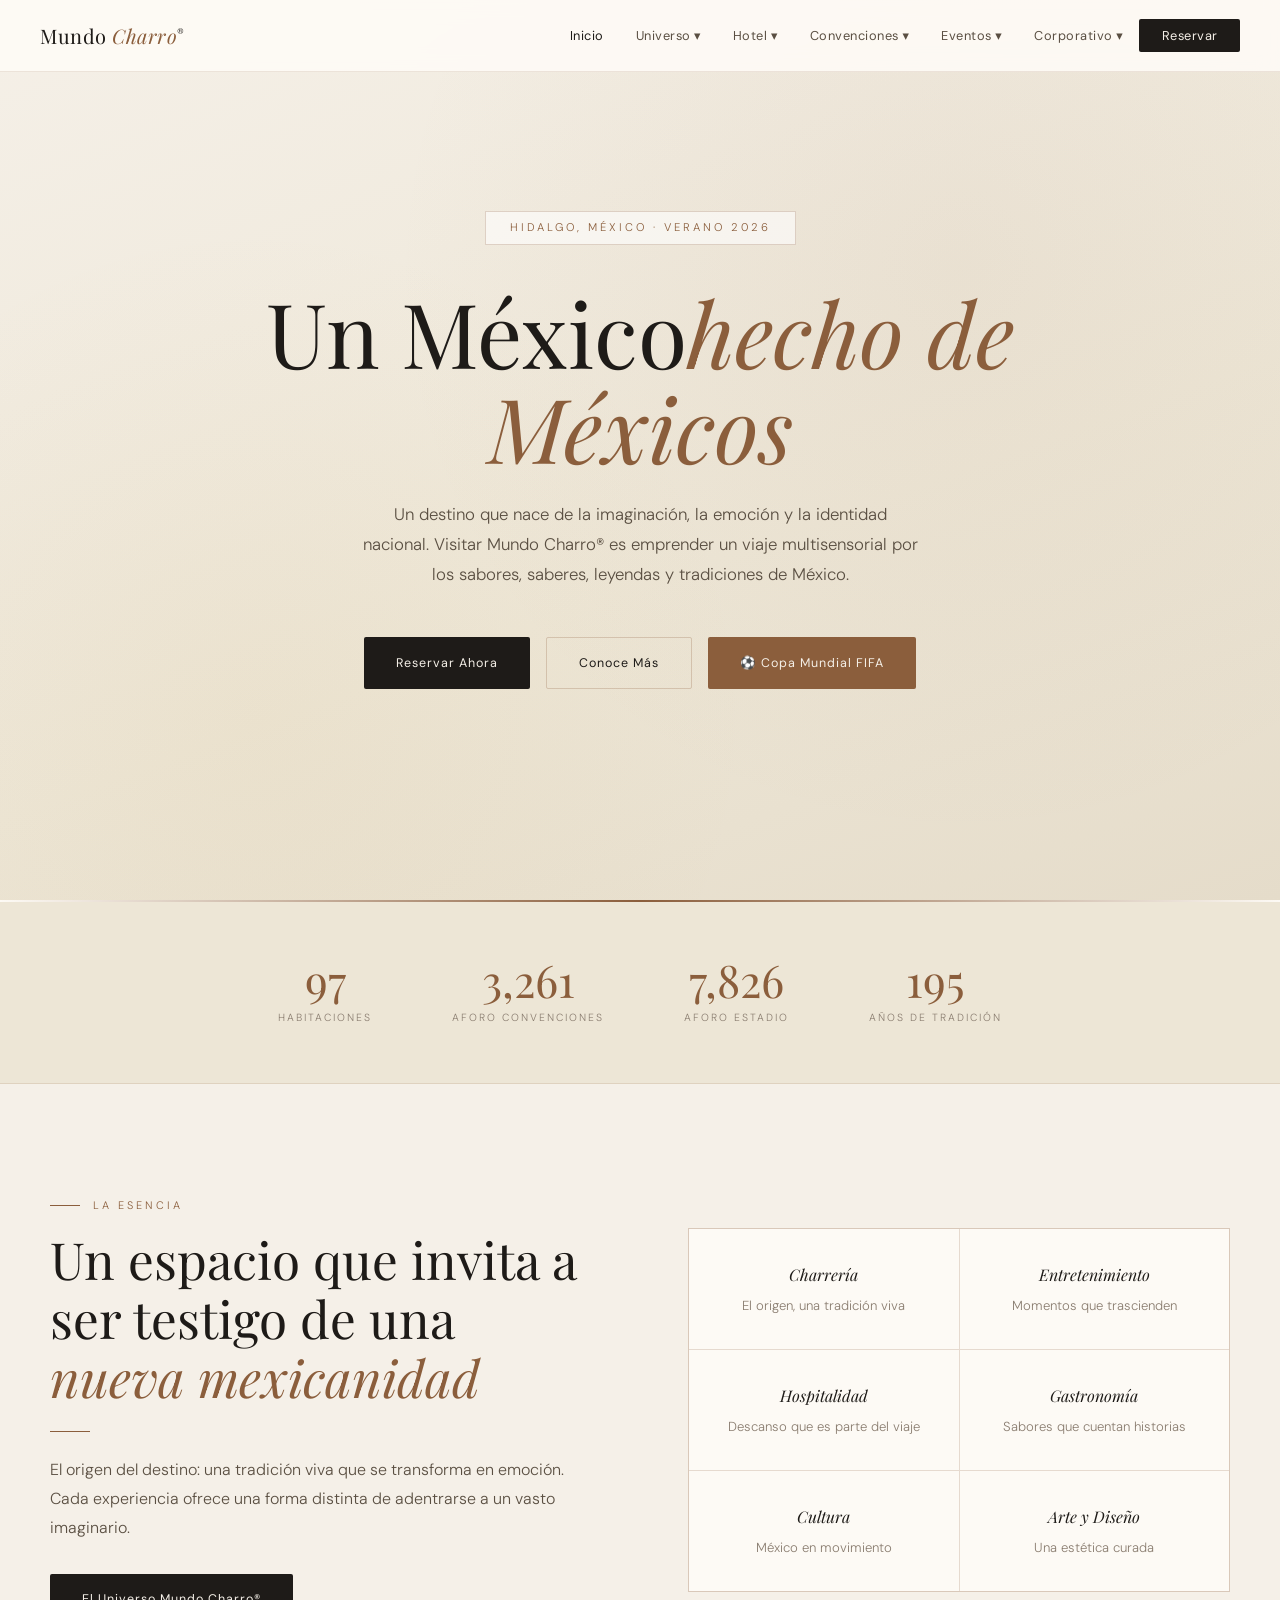
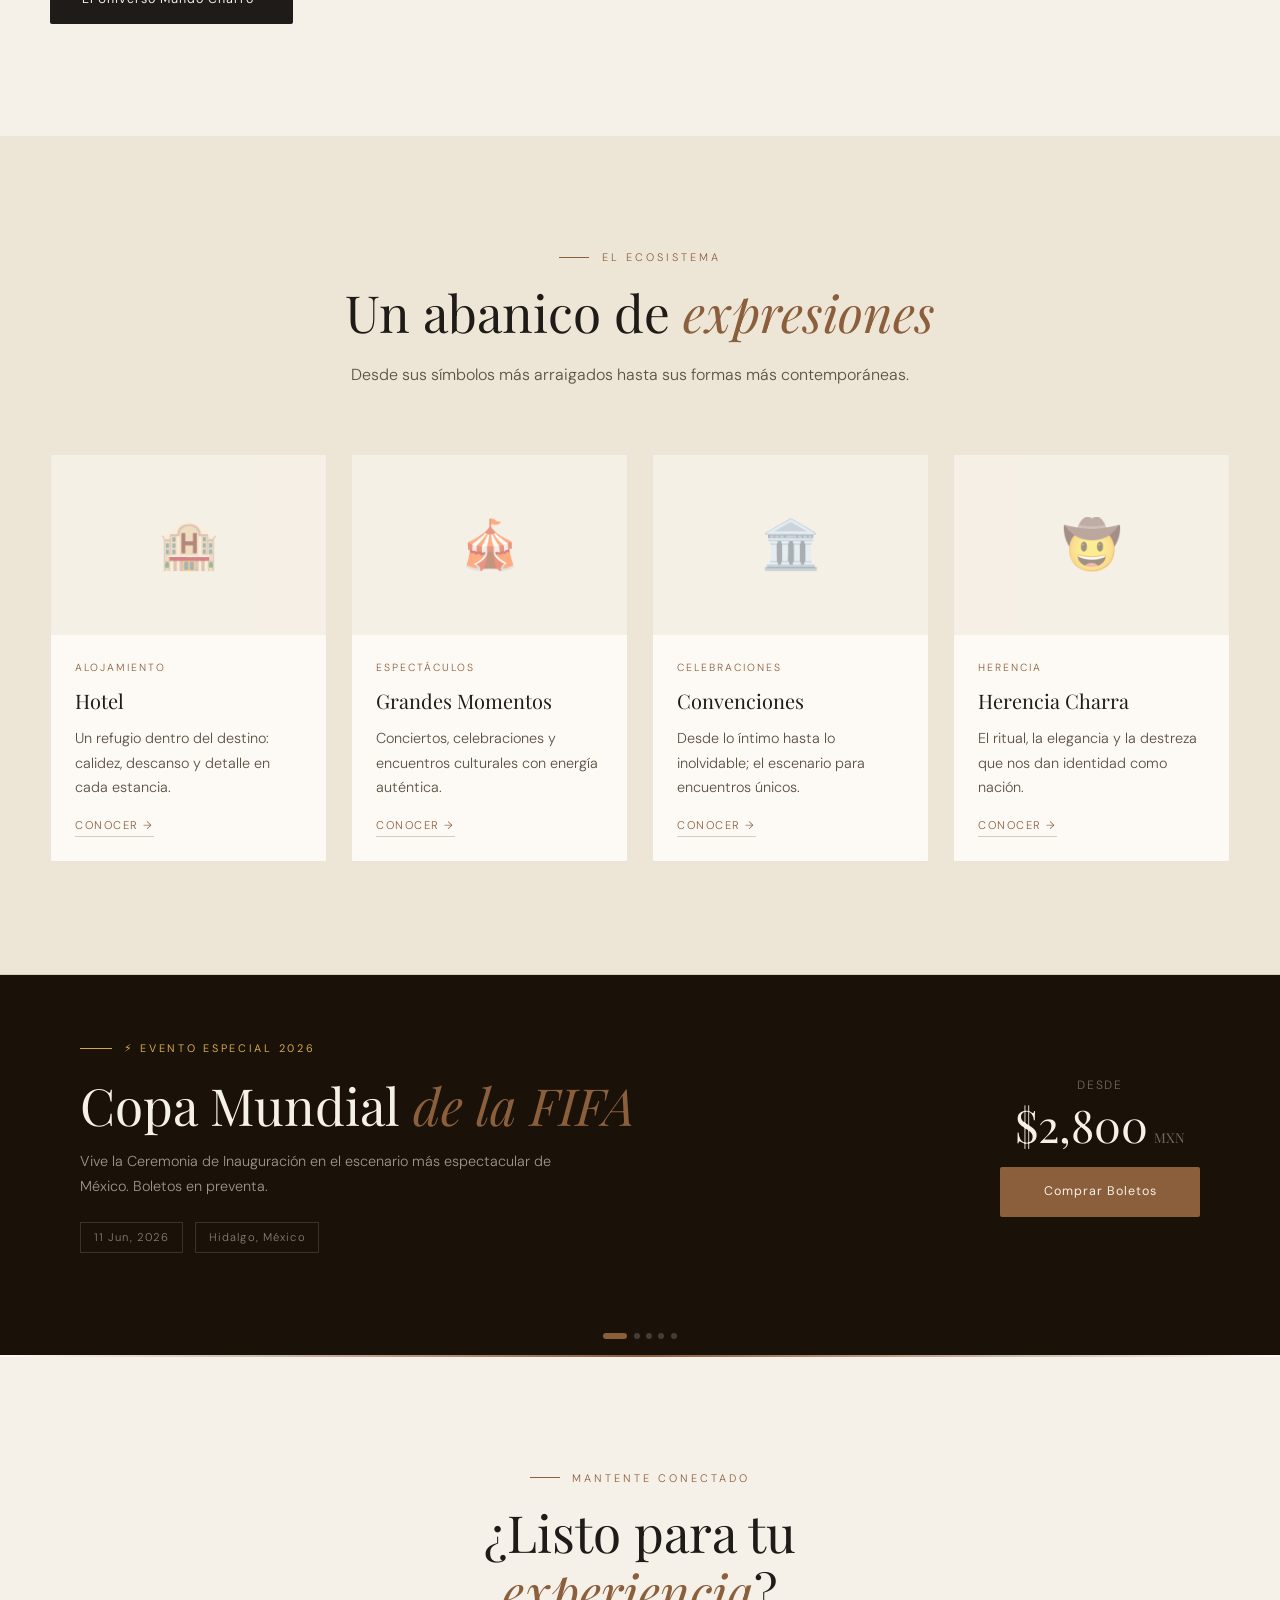
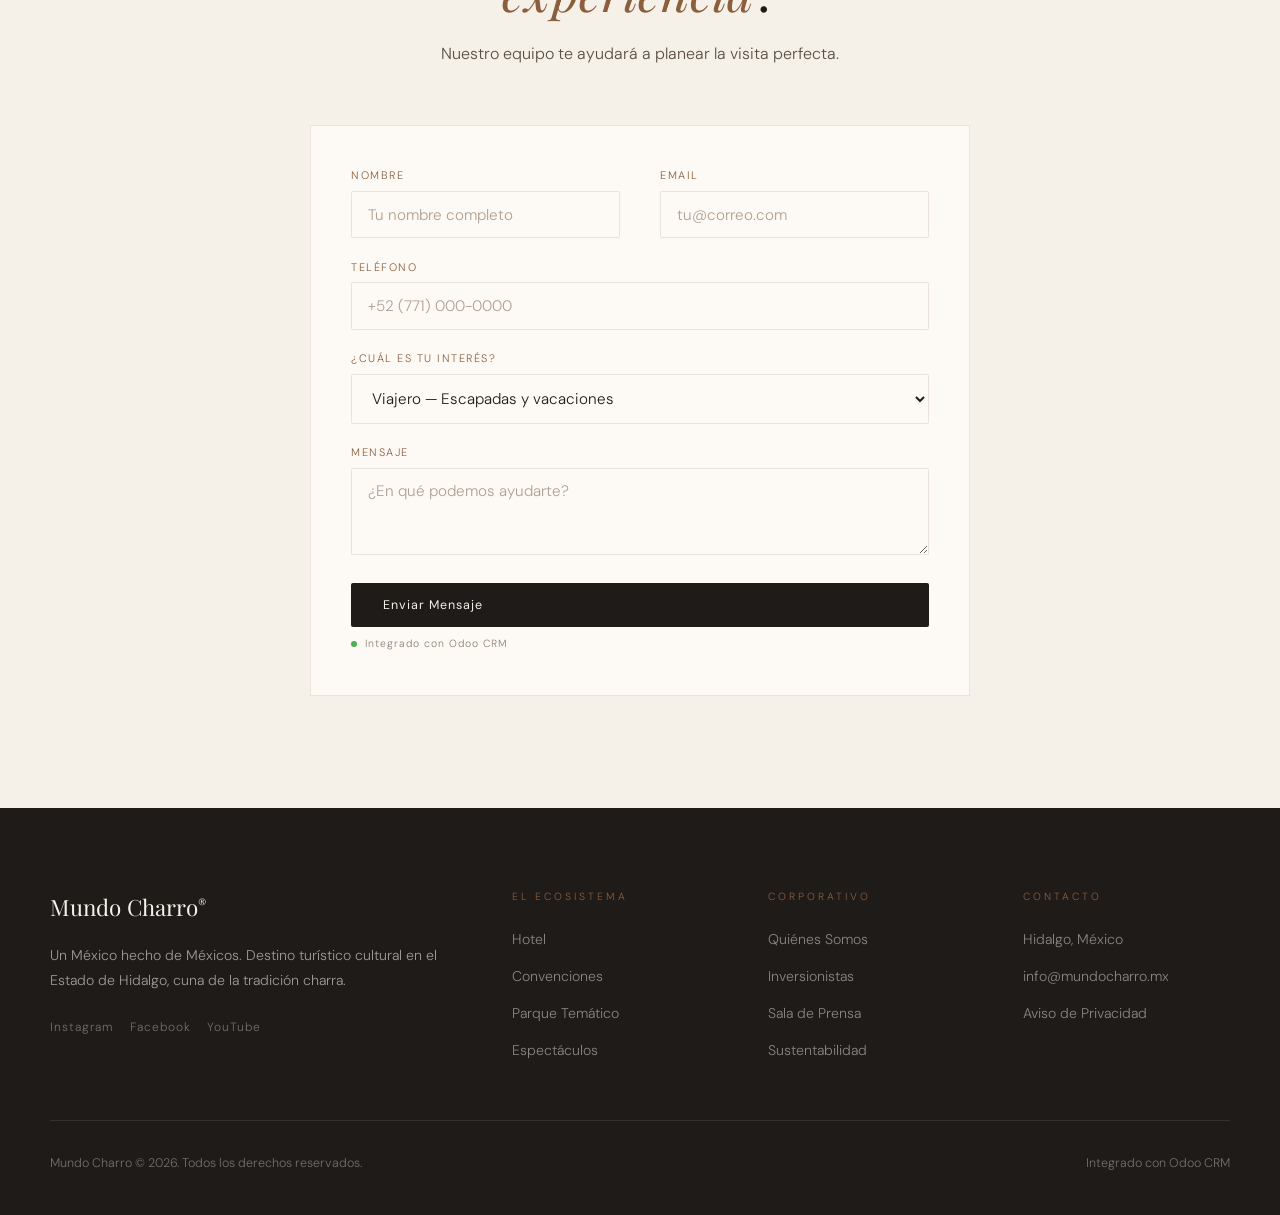
<file: index.html>
<!DOCTYPE html>
<html lang="es">
<head>
  <meta charset="UTF-8">
  <meta name="viewport" content="width=device-width, initial-scale=1.0">
  <title>Mundo Charro® — Un México hecho de Méxicos</title>
  <meta name="description" content="Mundo Charro: destino turístico cultural en Hidalgo, México. Hotel, Convenciones, Espectáculos y Parque Temático.">
  <link rel="stylesheet" href="css/style.css">
</head>
<body>

<nav class="navbar">
  <a href="index.html" class="logo">
    <span class="logo-text">Mundo<span> Charro</span><sup style="font-size:0.5em;vertical-align:super;font-style:normal">®</sup></span>
  </a>
  <ul class="nav-menu" id="nav-menu">
    <li class="nav-item"><a href="index.html" class="nav-link active">Inicio</a></li>
    <li class="nav-item">
      <a href="mundo-charro.html" class="nav-link">Universo ▾</a>
      <div class="dropdown-menu">
        <a href="mundo-charro.html#historia">Historia</a>
        <a href="mundo-charro.html#cultura">Cultura</a>
        <a href="mundo-charro.html#filosofia">Filosofía</a>
        <a href="mundo-charro.html#ecosistema">El Ecosistema</a>
        <a href="mundo-charro.html#ubicacion">Ubicación</a>
      </div>
    </li>
    <li class="nav-item">
      <a href="hotel.html" class="nav-link">Hotel ▾</a>
      <div class="dropdown-menu">
        <a href="hotel.html#habitaciones">Habitaciones</a>
        <a href="hotel.html#amenidades">Amenidades</a>
        <a href="hotel.html#reservas">Reservaciones</a>
      </div>
    </li>
    <li class="nav-item">
      <a href="convenciones.html" class="nav-link">Convenciones ▾</a>
      <div class="dropdown-menu">
        <a href="convenciones.html#espacios">Espacios</a>
        <a href="convenciones.html#capacidades">Capacidades</a>
        <a href="convenciones.html#propuesta">Solicitar Propuesta</a>
      </div>
    </li>
    <li class="nav-item">
      <a href="eventos.html" class="nav-link">Eventos ▾</a>
      <div class="dropdown-menu">
        <a href="eventos.html#fifa">Copa Mundial FIFA</a>
        <a href="eventos.html#boletos">Comprar Boletos</a>
      </div>
    </li>
    <li class="nav-item">
      <a href="corporativo.html" class="nav-link">Corporativo ▾</a>
      <div class="dropdown-menu">
        <a href="corporativo.html#quienes">Quiénes Somos</a>
        <a href="corporativo.html#inversionistas">Inversionistas</a>
        <a href="corporativo.html#prensa">Sala de Prensa</a>
        <a href="corporativo.html#sustentabilidad">Sustentabilidad</a>
      </div>
    </li>
    <li class="nav-item"><a href="hotel.html#reservas" class="nav-link nav-cta">Reservar</a></li>
  </ul>
  <button class="hamburger" id="hamburger" aria-label="Menú">
    <span></span><span></span><span></span>
  </button>
</nav>

<!-- HERO -->
<section class="hero">
  <div class="hero-bg"></div>
  <div class="hero-pattern"></div>
  <div class="hero-content">
    <div class="hero-badge">Hidalgo, México · Verano 2026</div>
    <h1>Un México<em>hecho de Méxicos</em></h1>
    <p>Un destino que nace de la imaginación, la emoción y la identidad nacional. Visitar Mundo Charro® es emprender un viaje multisensorial por los sabores, saberes, leyendas y tradiciones de México.</p>
    <div class="hero-ctas">
      <a href="hotel.html#reservas" class="btn btn-dark">Reservar Ahora</a>
      <a href="mundo-charro.html" class="btn btn-outline">Conoce Más</a>
      <a href="eventos.html#fifa" class="btn btn-terra">⚽ Copa Mundial FIFA</a>
    </div>
  </div>
</section>

<!-- PLECA -->
<div class="pleca"></div>

<!-- STATS -->
<section style="background:var(--cream2);padding:3.5rem 2rem;border-bottom:1px solid var(--border)">
  <div class="container">
    <div class="stats-row" style="justify-content:center;gap:5rem">
      <div class="stat-item">
        <span class="stat-num" data-count="150">0</span>
        <div class="stat-label">Habitaciones</div>
      </div>
      <div class="stat-item">
        <span class="stat-num" data-count="5000">0</span>
        <div class="stat-label">Aforo Convenciones</div>
      </div>
      <div class="stat-item">
        <span class="stat-num" data-count="12000">0</span>
        <div class="stat-label">Aforo Estadio</div>
      </div>
      <div class="stat-item">
        <span class="stat-num" data-count="300">0</span>
        <div class="stat-label">Años de Tradición</div>
      </div>
    </div>
  </div>
</section>

<!-- ESENCIA -->
<section class="section section-darker" id="universo">
  <div class="container">
    <div class="grid-2" style="align-items:center;gap:6rem">
      <div class="reveal">
        <div class="section-eyebrow">La Esencia</div>
        <h2 class="section-title">Un espacio que invita a ser testigo de una<em> nueva mexicanidad</em></h2>
        <div class="terra-divider"></div>
        <p class="section-subtitle">El origen del destino: una tradición viva que se transforma en emoción. Cada experiencia ofrece una forma distinta de adentrarse a un vasto imaginario.</p>
        <a href="mundo-charro.html" class="btn btn-dark" style="margin-top:2rem">El Universo Mundo Charro®</a>
      </div>
      <div class="reveal" style="transition-delay:0.15s">
        <div style="display:grid;grid-template-columns:1fr 1fr;gap:1px;background:var(--border);border:1px solid var(--border)">
          <div style="background:var(--white);padding:2rem;text-align:center">
            <div style="font-family:var(--font-display);font-size:1rem;color:var(--charcoal);margin-bottom:0.4rem;font-style:italic">Charrería</div>
            <p style="font-size:0.82rem;color:var(--text-muted);font-weight:300">El origen, una tradición viva</p>
          </div>
          <div style="background:var(--white);padding:2rem;text-align:center">
            <div style="font-family:var(--font-display);font-size:1rem;color:var(--charcoal);margin-bottom:0.4rem;font-style:italic">Entretenimiento</div>
            <p style="font-size:0.82rem;color:var(--text-muted);font-weight:300">Momentos que trascienden</p>
          </div>
          <div style="background:var(--white);padding:2rem;text-align:center">
            <div style="font-family:var(--font-display);font-size:1rem;color:var(--charcoal);margin-bottom:0.4rem;font-style:italic">Hospitalidad</div>
            <p style="font-size:0.82rem;color:var(--text-muted);font-weight:300">Descanso que es parte del viaje</p>
          </div>
          <div style="background:var(--white);padding:2rem;text-align:center">
            <div style="font-family:var(--font-display);font-size:1rem;color:var(--charcoal);margin-bottom:0.4rem;font-style:italic">Gastronomía</div>
            <p style="font-size:0.82rem;color:var(--text-muted);font-weight:300">Sabores que cuentan historias</p>
          </div>
          <div style="background:var(--white);padding:2rem;text-align:center">
            <div style="font-family:var(--font-display);font-size:1rem;color:var(--charcoal);margin-bottom:0.4rem;font-style:italic">Cultura</div>
            <p style="font-size:0.82rem;color:var(--text-muted);font-weight:300">México en movimiento</p>
          </div>
          <div style="background:var(--white);padding:2rem;text-align:center">
            <div style="font-family:var(--font-display);font-size:1rem;color:var(--charcoal);margin-bottom:0.4rem;font-style:italic">Arte y Diseño</div>
            <p style="font-size:0.82rem;color:var(--text-muted);font-weight:300">Una estética curada</p>
          </div>
        </div>
      </div>
    </div>
  </div>
</section>

<!-- EXPERIENCIAS -->
<section class="section section-dark" id="experiencias">
  <div class="container">
    <div class="reveal" style="text-align:center;max-width:620px;margin:0 auto 4rem">
      <div class="section-eyebrow" style="justify-content:center">El Ecosistema</div>
      <h2 class="section-title">Un abanico de <em>expresiones</em></h2>
      <p class="section-subtitle">Desde sus símbolos más arraigados hasta sus formas más contemporáneas.</p>
    </div>
    <div class="grid-4 reveal">
      <div class="card">
        <div class="card-img-placeholder" style="height:180px;font-size:3rem">🏨</div>
        <div class="card-body">
          <div class="card-eyebrow">Alojamiento</div>
          <div class="card-title">Hotel</div>
          <p class="card-text">Un refugio dentro del destino: calidez, descanso y detalle en cada estancia.</p>
          <a href="hotel.html" class="card-link">Conocer →</a>
        </div>
      </div>
      <div class="card">
        <div class="card-img-placeholder" style="height:180px;font-size:3rem">🎪</div>
        <div class="card-body">
          <div class="card-eyebrow">Espectáculos</div>
          <div class="card-title">Grandes Momentos</div>
          <p class="card-text">Conciertos, celebraciones y encuentros culturales con energía auténtica.</p>
          <a href="eventos.html" class="card-link">Conocer →</a>
        </div>
      </div>
      <div class="card">
        <div class="card-img-placeholder" style="height:180px;font-size:3rem">🏛️</div>
        <div class="card-body">
          <div class="card-eyebrow">Celebraciones</div>
          <div class="card-title">Convenciones</div>
          <p class="card-text">Desde lo íntimo hasta lo inolvidable; el escenario para encuentros únicos.</p>
          <a href="convenciones.html" class="card-link">Conocer →</a>
        </div>
      </div>
      <div class="card">
        <div class="card-img-placeholder" style="height:180px;font-size:3rem">🤠</div>
        <div class="card-body">
          <div class="card-eyebrow">Herencia</div>
          <div class="card-title">Herencia Charra</div>
          <p class="card-text">El ritual, la elegancia y la destreza que nos dan identidad como nación.</p>
          <a href="mundo-charro.html#cultura" class="card-link">Conocer →</a>
        </div>
      </div>
    </div>
  </div>
</section>

<!-- FIFA BANNER -->
<!-- CARRUSEL NOTICIAS -->
<section id="carrusel-noticias" style="position:relative;overflow:hidden;border-top:1px solid rgba(139,94,60,0.3)">
  <div id="carrusel-slide" style="padding:4rem 5rem;display:grid;grid-template-columns:1fr auto;gap:4rem;align-items:center;min-height:280px;transition:background 0.6s;background:#1a1208;box-sizing:border-box">
    <div id="carrusel-info"></div>
    <div id="carrusel-cta" style="text-align:center;min-width:200px"></div>
    <button id="btn-prev" onclick="carruselPrev()" style="display:none;position:absolute;top:50%;left:1.5rem;transform:translateY(-50%);width:44px;height:44px;background:rgba(245,240,232,0.08);border:1px solid rgba(245,240,232,0.15);color:#F5F0E8;font-size:1.5rem;cursor:pointer;border-radius:1px;z-index:10">‹</button>
    <button id="btn-next" onclick="carruselNext()" style="display:none;position:absolute;top:50%;right:1.5rem;transform:translateY(-50%);width:44px;height:44px;background:rgba(245,240,232,0.08);border:1px solid rgba(245,240,232,0.15);color:#F5F0E8;font-size:1.5rem;cursor:pointer;border-radius:1px;z-index:10">›</button>
  </div>
  <div id="carrusel-dots" style="display:flex;justify-content:center;gap:0.4rem;padding:1rem;transition:background 0.6s;background:#1a1208"></div>
</section>

<script>
(function(){
  const noticias = [
    { tipo:'Evento Especial 2026', titulo:'Copa Mundial', subtitulo:'de la FIFA', desc:'Vive la Ceremonia de Inauguración en el escenario más espectacular de México. Boletos en preventa.', fecha:'11 Jun, 2026', lugar:'Hidalgo, México', precio:'$2,800', moneda:'MXN', cta:'Comprar Boletos', bg:'#1a1208', ctaHref:'eventos.html#boletos' },
    { tipo:'Temporada 2025', titulo:'Nuevas Suites', subtitulo:'disponibles', desc:'Habitaciones renovadas con amenidades de primer nivel y vista panorámica al paisaje hidalguense.', fecha:'Mar, 2025', lugar:'Hotel Mundo Charro', precio:'$1,500', moneda:'MXN / noche', cta:'Reservar Ahora', bg:'#261612', ctaHref:'hotel.html#reservas' },
    { tipo:'Convenciones', titulo:'Foro Empresarial', subtitulo:'Hidalgo 2025', desc:'El encuentro de líderes empresariales más importante de la región. Networking y conferencias magistrales.', fecha:'Feb, 2025', lugar:'Centro de Convenciones', precio:'Gratis', moneda:'registro', cta:'Registrarse', bg:'#1c1a0f', ctaHref:'convenciones.html#propuesta' },
    { tipo:'Cultura', titulo:'Día Nacional', subtitulo:'del Charro', desc:'Celebración con jaripeo, música tradicional y gastronomía mexicana en el corazón de Singuilucan.', fecha:'Ene, 2025', lugar:'Singuilucan, Hgo.', precio:'$350', moneda:'MXN', cta:'Ver Programa', bg:'#1a0f0a', ctaHref:'eventos.html' },
    { tipo:'Parque Temático', titulo:'Gran Apertura', subtitulo:'Septiembre 2025', desc:'Sé parte del evento más esperado del año. Descubre el nuevo Parque Temático Mundo Charro.', fecha:'Sep, 2025', lugar:'Singuilucan, Hgo.', precio:'Preventa', moneda:'disponible', cta:'Más Información', bg:'#0f1a0f', ctaHref:'mundo-charro.html#ecosistema' },
  ]

  let current = 0, timer = null

  function render(){
    const n = noticias[current]
    document.getElementById('carrusel-slide').style.background = n.bg
    document.getElementById('carrusel-dots').style.background = n.bg
    document.getElementById('carrusel-info').innerHTML = `
      <div style="display:flex;align-items:center;gap:0.75rem;margin-bottom:1.2rem">
        <div style="width:2rem;height:1px;background:var(--gold-light,#C4913A)"></div>
        <span style="font-size:0.68rem;letter-spacing:0.25em;text-transform:uppercase;color:var(--gold-light,#C4913A);font-weight:400">⚡ ${n.tipo}</span>
      </div>
      <h2 style="font-family:var(--font-display,'Georgia',serif);font-size:clamp(2rem,4vw,3.2rem);font-weight:400;color:var(--cream,#F5F0E8);line-height:1.1;margin:0 0 1rem">
        ${n.titulo} <em style="font-style:italic;color:var(--terra,#C4913A)">${n.subtitulo}</em>
      </h2>
      <p style="font-size:0.9rem;color:rgba(245,240,232,0.6);line-height:1.7;max-width:520px;margin:0 0 1.5rem">${n.desc}</p>
      <div style="display:flex;gap:0.75rem;flex-wrap:wrap">
        <span style="font-size:0.7rem;letter-spacing:0.1em;padding:0.3rem 0.8rem;border:1px solid rgba(245,240,232,0.15);color:rgba(245,240,232,0.5)">${n.fecha}</span>
        <span style="font-size:0.7rem;letter-spacing:0.1em;padding:0.3rem 0.8rem;border:1px solid rgba(245,240,232,0.15);color:rgba(245,240,232,0.5)">${n.lugar}</span>
      </div>
    `
    document.getElementById('carrusel-cta').innerHTML = `
      <p style="font-size:0.75rem;letter-spacing:0.15em;text-transform:uppercase;color:rgba(245,240,232,0.4);margin:0 0 0.5rem">Desde</p>
      <p style="font-family:var(--font-display,'Georgia',serif);font-size:2.8rem;color:var(--cream,#F5F0E8);line-height:1;margin:0 0 0.3rem">
        ${n.precio}<span style="font-size:0.85rem;color:rgba(245,240,232,0.4);margin-left:0.4rem">${n.moneda}</span>
      </p>
      <a href="${n.ctaHref}" class="btn btn-terra" style="display:block;margin-top:1.2rem;text-align:center">${n.cta}</a>
    `
    document.getElementById('carrusel-dots').innerHTML = noticias.map((_,i)=>`
      <button onclick="window._carrusel.goTo(${i})" style="width:${i===current?'24px':'6px'};height:6px;border-radius:3px;background:${i===current?'var(--terra,#C4913A)':'rgba(245,240,232,0.2)'};border:none;cursor:pointer;transition:all 0.3s;padding:0"></button>
    `).join('')
  }

  function restart(){ clearInterval(timer); timer = setInterval(()=>{ current=(current+1)%noticias.length; render() }, 4000) }

  window._carrusel = {
    goTo(i){ current=i; render(); restart() }
  }
  window.carruselNext = function(){ current=(current+1)%noticias.length; render() }
  window.carruselPrev = function(){ current=(current-1+noticias.length)%noticias.length; render() }

  const sec = document.getElementById('carrusel-noticias')
  sec.addEventListener('mouseenter', ()=>{ clearInterval(timer); document.getElementById('btn-prev').style.display='flex'; document.getElementById('btn-next').style.display='flex' })
  sec.addEventListener('mouseleave', ()=>{ document.getElementById('btn-prev').style.display='none'; document.getElementById('btn-next').style.display='none'; restart() })

  render()
  restart()
})()
</script>
<!-- PLECA -->
<div class="pleca"></div>

<!-- CONTACTO RÁPIDO -->
<section class="section section-darker" id="contacto-home">
  <div class="container">
    <div style="text-align:center;max-width:560px;margin:0 auto 3.5rem" class="reveal">
      <div class="section-eyebrow" style="justify-content:center">Mantente conectado</div>
      <h2 class="section-title">¿Listo para tu <em>experiencia</em>?</h2>
      <p class="section-subtitle">Nuestro equipo te ayudará a planear la visita perfecta.</p>
    </div>
    <div style="max-width:660px;margin:0 auto;background:var(--white);border:1px solid var(--border);padding:2.5rem" class="reveal">
      <form onsubmit="submitContacto(event)">
        <div class="grid-2">
          <div class="form-group">
            <label class="form-label">Nombre</label>
            <input type="text" name="nombre" class="form-control" placeholder="Tu nombre completo" required>
          </div>
          <div class="form-group">
            <label class="form-label">Email</label>
            <input type="email" name="email" class="form-control" placeholder="tu@correo.com" required>
          </div>
        </div>
        <div class="form-group">
          <label class="form-label">Teléfono</label>
          <input type="tel" name="telefono" class="form-control" placeholder="+52 (771) 000-0000">
        </div>
        <div class="form-group">
          <label class="form-label">¿Cuál es tu interés?</label>
          <select name="asunto" class="form-control">
            <option>Viajero — Escapadas y vacaciones</option>
            <option>Espectáculos en vivo y eventos especiales</option>
            <option>Convenciones y eventos corporativos</option>
            <option>Bodas y celebraciones especiales</option>
            <option>Prensa / Medios</option>
            <option>Aliado comercial</option>
            <option>Inversionista</option>
          </select>
        </div>
        <div class="form-group">
          <label class="form-label">Mensaje</label>
          <textarea name="mensaje" class="form-control" rows="3" placeholder="¿En qué podemos ayudarte?"></textarea>
        </div>
        <button type="submit" class="btn btn-dark" style="width:100%">Enviar Mensaje</button>
        <div class="odoo-badge" style="justify-content:center;margin-top:0.5rem">
          <span class="odoo-dot"></span> Integrado con Odoo CRM
        </div>
      </form>
    </div>
  </div>
</section>

<!-- FOOTER -->
<footer>
  <div class="container">
    <div class="footer-grid">
      <div class="footer-brand">
        <div class="logo-text">Mundo Charro<sup style="font-size:0.55em;vertical-align:super">®</sup></div>
        <p class="footer-desc">Un México hecho de Méxicos. Destino turístico cultural en el Estado de Hidalgo, cuna de la tradición charra.</p>
        <div style="display:flex;gap:1rem;margin-top:1.5rem">
          <a href="https://www.instagram.com/mundocharromx" target="_blank" style="color:rgba(245,240,232,0.4);text-decoration:none;font-size:0.75rem;letter-spacing:1px;transition:var(--transition)" onmouseover="this.style.color='#F5F0E8'" onmouseout="this.style.color='rgba(245,240,232,0.4)'">Instagram</a>
          <a href="https://www.facebook.com/share/17WfXrZE3c/" target="_blank" style="color:rgba(245,240,232,0.4);text-decoration:none;font-size:0.75rem;letter-spacing:1px;transition:var(--transition)" onmouseover="this.style.color='#F5F0E8'" onmouseout="this.style.color='rgba(245,240,232,0.4)'">Facebook</a>
          <a href="https://youtube.com/@mundocharromx3135" target="_blank" style="color:rgba(245,240,232,0.4);text-decoration:none;font-size:0.75rem;letter-spacing:1px;transition:var(--transition)" onmouseover="this.style.color='#F5F0E8'" onmouseout="this.style.color='rgba(245,240,232,0.4)'">YouTube</a>
        </div>
      </div>
      <div>
        <div class="footer-heading">El Ecosistema</div>
        <ul class="footer-links">
          <li><a href="hotel.html">Hotel</a></li>
          <li><a href="convenciones.html">Convenciones</a></li>
          <li><a href="mundo-charro.html#ecosistema">Parque Temático</a></li>
          <li><a href="eventos.html">Espectáculos</a></li>
        </ul>
      </div>
      <div>
        <div class="footer-heading">Corporativo</div>
        <ul class="footer-links">
          <li><a href="corporativo.html#quienes">Quiénes Somos</a></li>
          <li><a href="corporativo.html#inversionistas">Inversionistas</a></li>
          <li><a href="corporativo.html#prensa">Sala de Prensa</a></li>
          <li><a href="corporativo.html#sustentabilidad">Sustentabilidad</a></li>
        </ul>
      </div>
      <div>
        <div class="footer-heading">Contacto</div>
        <ul class="footer-links">
          <li><a href="https://maps.app.goo.gl/wgtZB3PXQcrebC2j8" target="_blank">Hidalgo, México</a></li>
          <li><a href="mailto:info@mundocharro.mx">info@mundocharro.mx</a></li>
          <li><a href="https://mundocharro.mx/aviso-de-privacidad/">Aviso de Privacidad</a></li>
        </ul>
      </div>
    </div>
    <div class="footer-bottom">
      <span>Mundo Charro © 2026. Todos los derechos reservados.</span>
      <span>Integrado con Odoo CRM</span>
    </div>
  </div>
</footer>

<script src="js/main.js"></script>
</body>
</html>
</file>
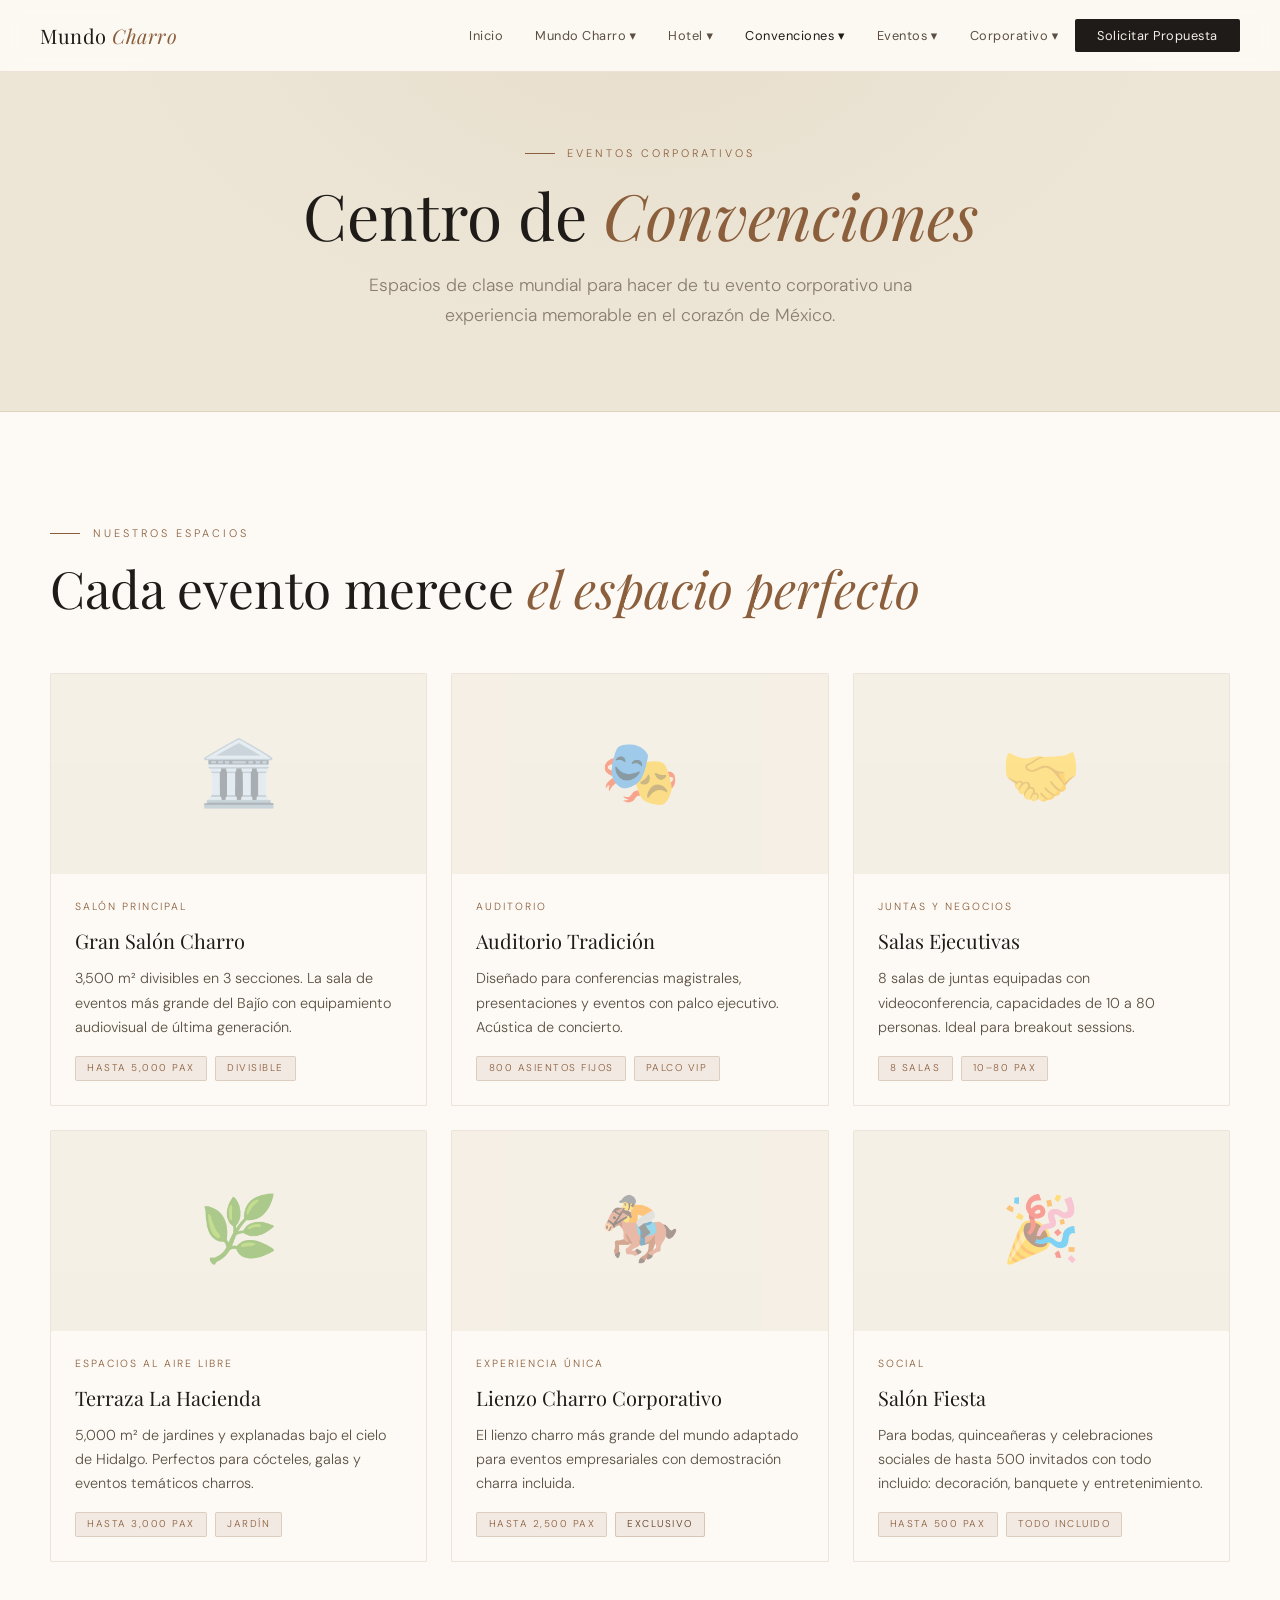
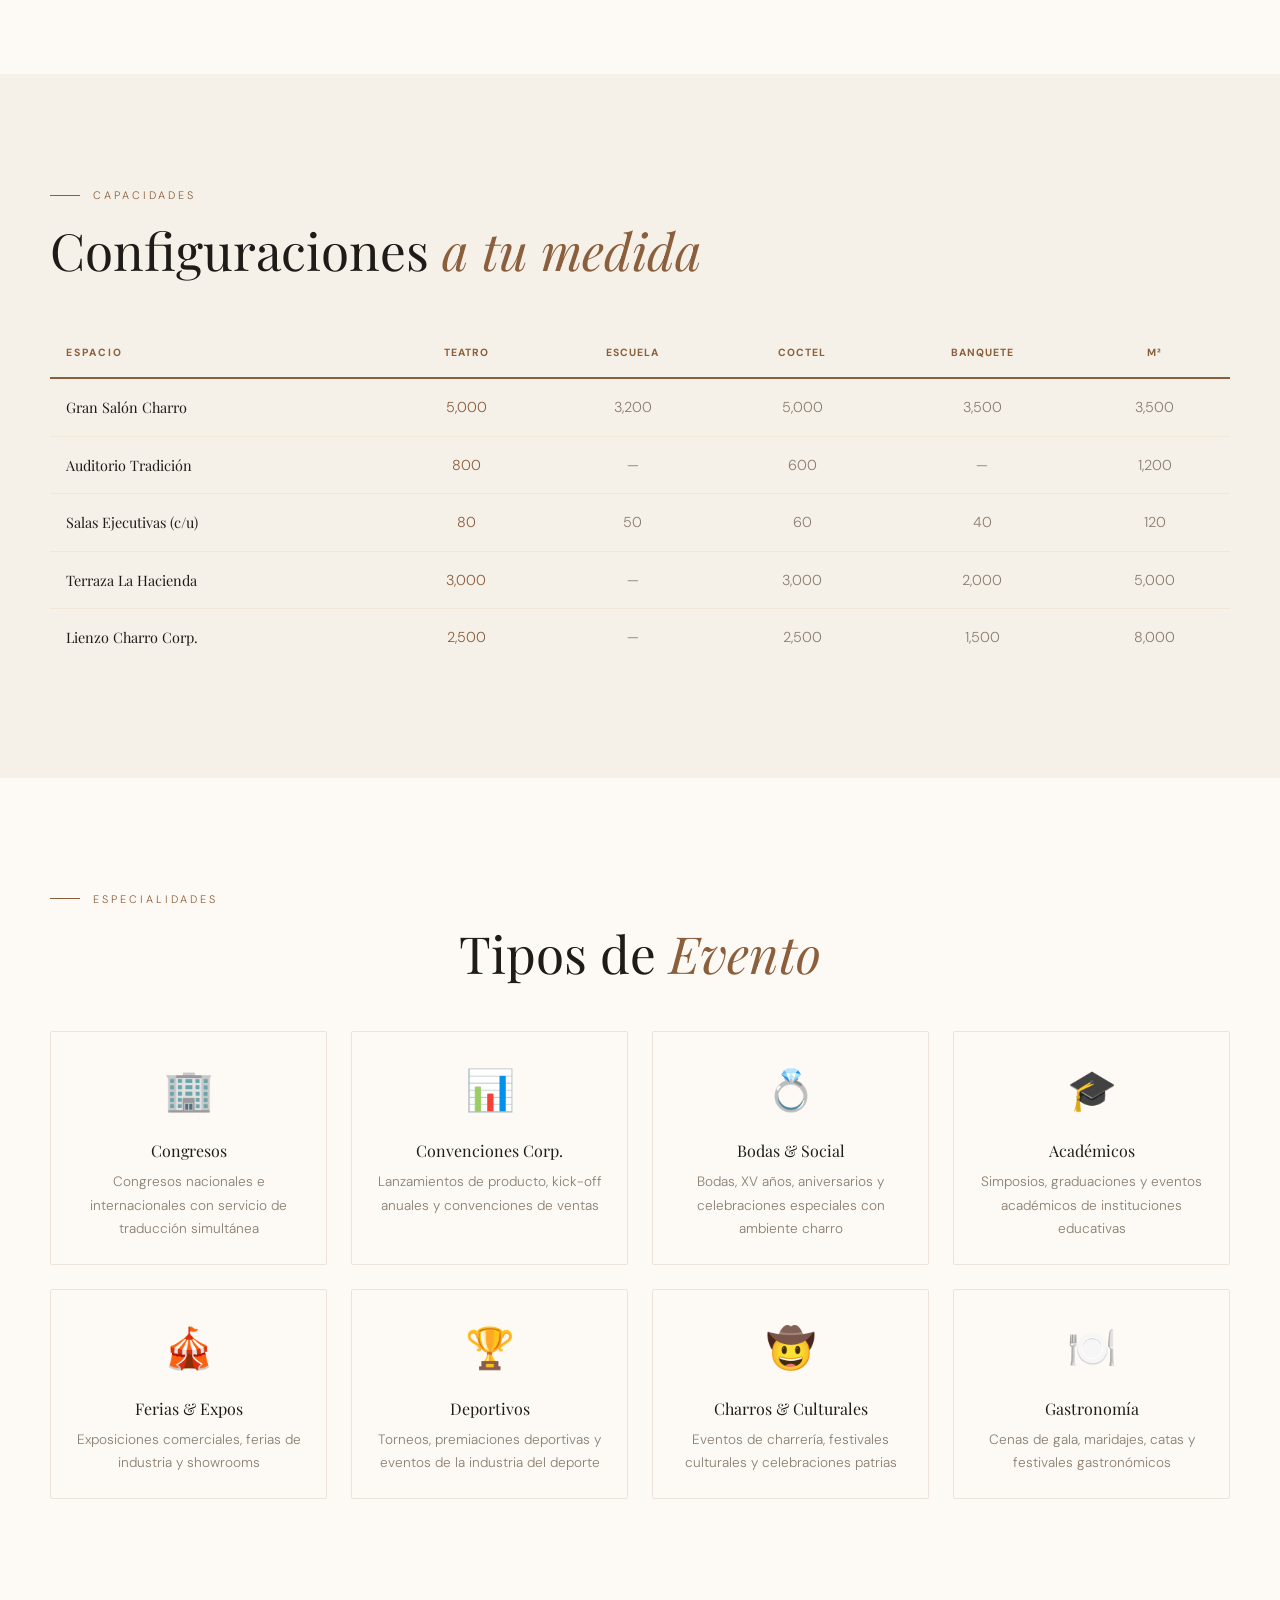
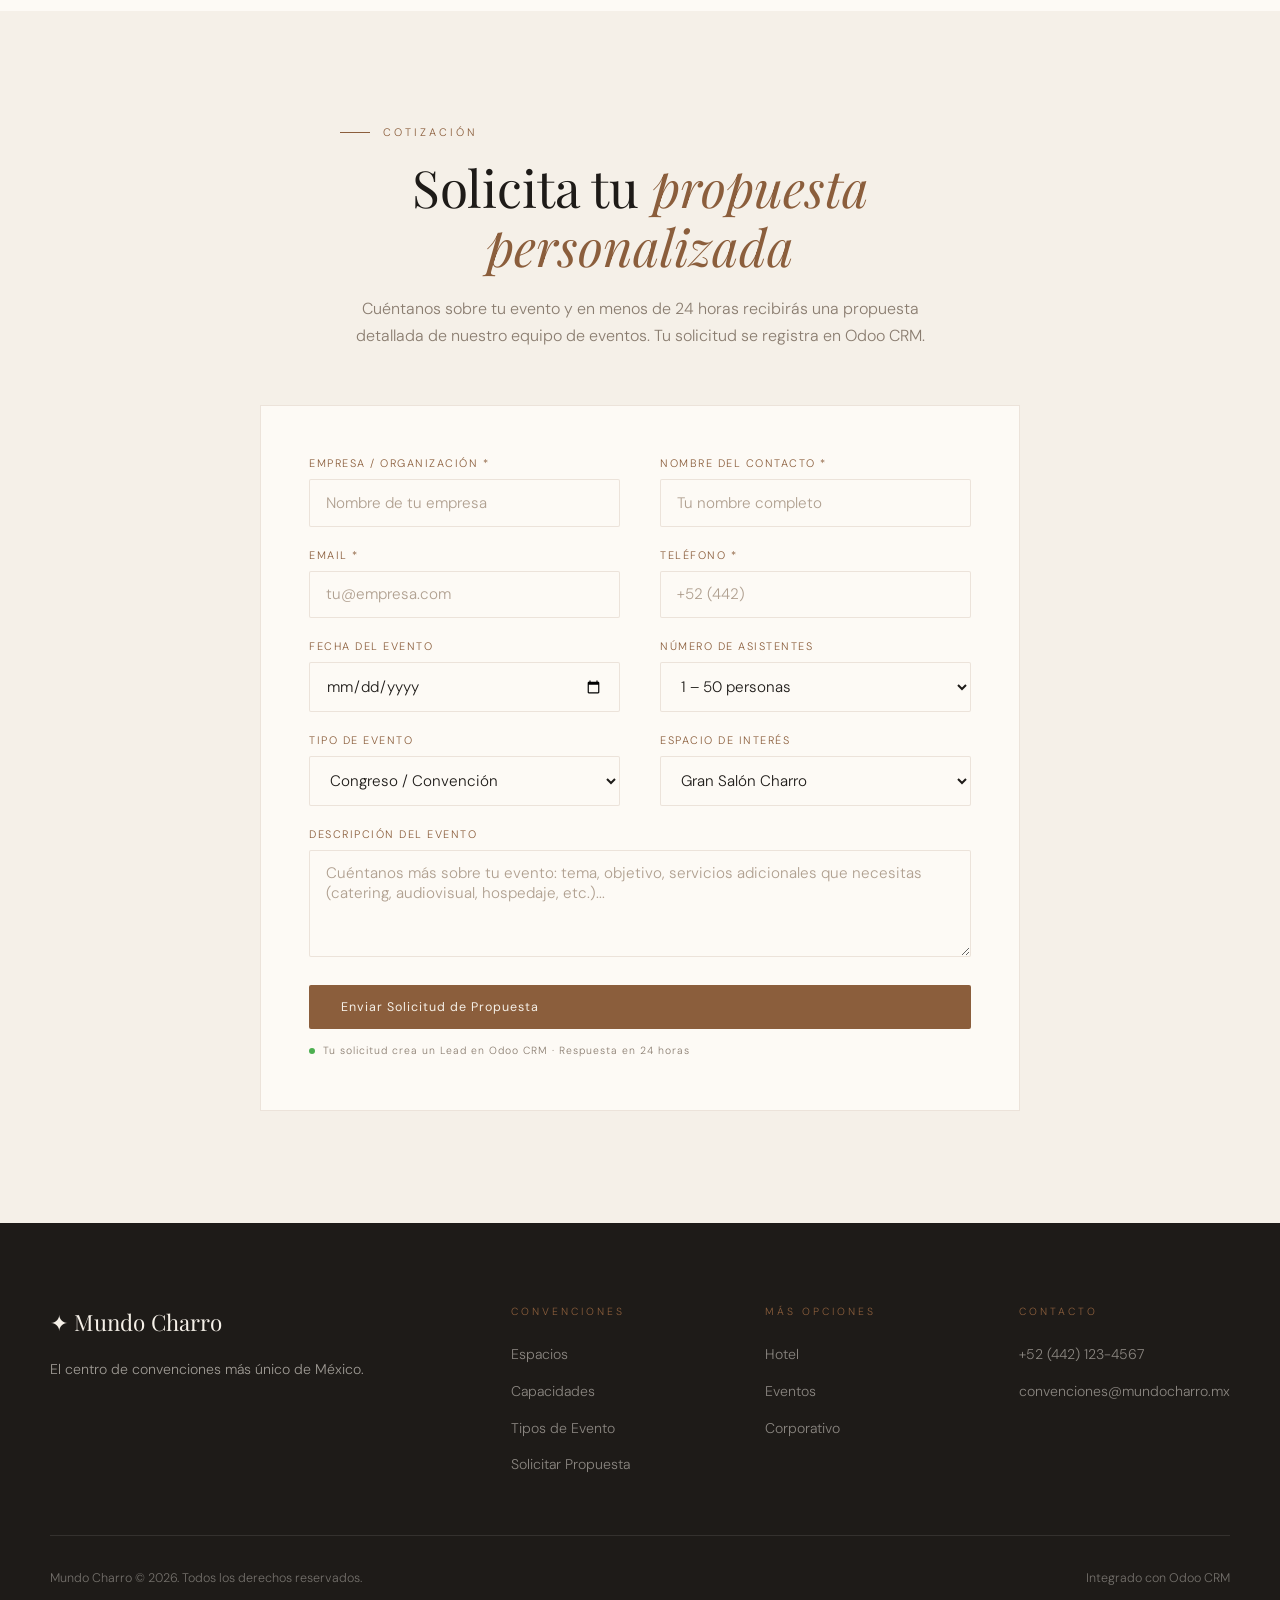
<file: convenciones.html>
<!DOCTYPE html>
<html lang="es">
<head>
  <meta charset="UTF-8">
  <meta name="viewport" content="width=device-width, initial-scale=1.0">
  <title>Centro de Convenciones — Mundo Charro</title>
  <link rel="stylesheet" href="css/style.css">
</head>
<body>

<nav class="navbar">
  <a href="index.html" class="logo"><span class="logo-text">Mundo<span> Charro</span></span></a>
  <ul class="nav-menu" id="nav-menu">
    <li class="nav-item"><a href="index.html" class="nav-link">Inicio</a></li>
    <li class="nav-item"><a href="mundo-charro.html" class="nav-link">Mundo Charro ▾</a><div class="dropdown-menu"><a href="mundo-charro.html#historia">Historia</a><a href="mundo-charro.html#ecosistema">El Ecosistema</a></div></li>
    <li class="nav-item"><a href="hotel.html" class="nav-link">Hotel ▾</a><div class="dropdown-menu"><a href="hotel.html#habitaciones">Habitaciones</a><a href="hotel.html#reservas">Reservaciones</a></div></li>
    <li class="nav-item"><a href="convenciones.html" class="nav-link active">Convenciones ▾</a><div class="dropdown-menu"><a href="#espacios">Espacios</a><a href="#capacidades">Capacidades</a><a href="#tipos">Tipos de Evento</a><a href="#propuesta">Solicitar Propuesta</a></div></li>
    <li class="nav-item"><a href="eventos.html" class="nav-link">Eventos ▾</a><div class="dropdown-menu"><a href="eventos.html#fifa">Copa Mundial FIFA</a><a href="eventos.html#boletos">Boletos</a></div></li>
    <li class="nav-item"><a href="corporativo.html" class="nav-link">Corporativo ▾</a><div class="dropdown-menu"><a href="corporativo.html#quienes">Quiénes Somos</a></div></li>
    <li class="nav-item"><a href="#propuesta" class="nav-link nav-cta">Solicitar Propuesta</a></li>
  </ul>
  <button class="hamburger" id="hamburger"><span></span><span></span><span></span></button>
</nav>

<div class="page-header">
  <div class="page-header-content">
    <div class="section-eyebrow" style="justify-content:center">Eventos Corporativos</div>
    <h1 class="section-title" style="font-size:clamp(2.5rem,5vw,4.5rem)">Centro de <em>Convenciones</em></h1>
    <p style="color:var(--text-muted);max-width:580px;margin:0 auto;font-size:1.1rem">Espacios de clase mundial para hacer de tu evento corporativo una experiencia memorable en el corazón de México.</p>
  </div>
</div>

<!-- ESPACIOS -->
<section class="section section-darkerer" id="espacios">
  <div class="container">
    <div class="reveal" style="margin-bottom:3.5rem">
      <div class="section-eyebrow">Nuestros Espacios</div>
      <h2 class="section-title">Cada evento merece <em>el espacio perfecto</em></h2>
    </div>
    <div class="grid-3 reveal">
      <div class="card">
        <div class="card-img-placeholder" style="height:200px;font-size:4rem">🏛️</div>
        <div class="card-body">
          <div class="card-eyebrow">Salón Principal</div>
          <div class="card-title">Gran Salón Charro</div>
          <p class="card-text">3,500 m² divisibles en 3 secciones. La sala de eventos más grande del Bajío con equipamiento audiovisual de última generación.</p>
          <div style="display:flex;gap:0.5rem;margin-top:1rem;flex-wrap:wrap">
            <span class="badge badge-terra">Hasta 5,000 pax</span>
            <span class="badge badge-terra">Divisible</span>
          </div>
        </div>
      </div>
      <div class="card">
        <div class="card-img-placeholder" style="height:200px;font-size:4rem">🎭</div>
        <div class="card-body">
          <div class="card-eyebrow">Auditorio</div>
          <div class="card-title">Auditorio Tradición</div>
          <p class="card-text">Diseñado para conferencias magistrales, presentaciones y eventos con palco ejecutivo. Acústica de concierto.</p>
          <div style="display:flex;gap:0.5rem;margin-top:1rem;flex-wrap:wrap">
            <span class="badge badge-terra">800 asientos fijos</span>
            <span class="badge badge-terra">Palco VIP</span>
          </div>
        </div>
      </div>
      <div class="card">
        <div class="card-img-placeholder" style="height:200px;font-size:4rem">🤝</div>
        <div class="card-body">
          <div class="card-eyebrow">Juntas y Negocios</div>
          <div class="card-title">Salas Ejecutivas</div>
          <p class="card-text">8 salas de juntas equipadas con videoconferencia, capacidades de 10 a 80 personas. Ideal para breakout sessions.</p>
          <div style="display:flex;gap:0.5rem;margin-top:1rem;flex-wrap:wrap">
            <span class="badge badge-terra">8 salas</span>
            <span class="badge badge-terra">10–80 pax</span>
          </div>
        </div>
      </div>
      <div class="card">
        <div class="card-img-placeholder" style="height:200px;font-size:4rem">🌿</div>
        <div class="card-body">
          <div class="card-eyebrow">Espacios al Aire Libre</div>
          <div class="card-title">Terraza La Hacienda</div>
          <p class="card-text">5,000 m² de jardines y explanadas bajo el cielo de Hidalgo. Perfectos para cócteles, galas y eventos temáticos charros.</p>
          <div style="display:flex;gap:0.5rem;margin-top:1rem;flex-wrap:wrap">
            <span class="badge badge-terra">Hasta 3,000 pax</span>
            <span class="badge badge-terra">Jardín</span>
          </div>
        </div>
      </div>
      <div class="card">
        <div class="card-img-placeholder" style="height:200px;font-size:4rem">🏇</div>
        <div class="card-body">
          <div class="card-eyebrow">Experiencia Única</div>
          <div class="card-title">Lienzo Charro Corporativo</div>
          <p class="card-text">El lienzo charro más grande del mundo adaptado para eventos empresariales con demostración charra incluida.</p>
          <div style="display:flex;gap:0.5rem;margin-top:1rem;flex-wrap:wrap">
            <span class="badge badge-terra">Hasta 2,500 pax</span>
            <span class="badge badge-red">Exclusivo</span>
          </div>
        </div>
      </div>
      <div class="card">
        <div class="card-img-placeholder" style="height:200px;font-size:4rem">🎉</div>
        <div class="card-body">
          <div class="card-eyebrow">Social</div>
          <div class="card-title">Salón Fiesta</div>
          <p class="card-text">Para bodas, quinceañeras y celebraciones sociales de hasta 500 invitados con todo incluido: decoración, banquete y entretenimiento.</p>
          <div style="display:flex;gap:0.5rem;margin-top:1rem;flex-wrap:wrap">
            <span class="badge badge-terra">Hasta 500 pax</span>
            <span class="badge badge-terra">Todo incluido</span>
          </div>
        </div>
      </div>
    </div>
  </div>
</section>

<!-- CAPACIDADES -->
<section class="section section-darker" id="capacidades">
  <div class="container reveal">
    <div style="margin-bottom:3rem">
      <div class="section-eyebrow">Capacidades</div>
      <h2 class="section-title">Configuraciones <em>a tu medida</em></h2>
    </div>
    <div style="overflow-x:auto">
      <table style="width:100%;border-collapse:collapse;font-size:0.9rem">
        <thead>
          <tr style="border-bottom:2px solid var(--terra)">
            <th style="text-align:left;padding:1rem;font-family:var(--font-ui);font-size:0.65rem;letter-spacing:2px;text-transform:uppercase;color:var(--terra)">Espacio</th>
            <th style="padding:1rem;font-family:var(--font-ui);font-size:0.65rem;letter-spacing:1px;text-transform:uppercase;color:var(--terra);text-align:center">Teatro</th>
            <th style="padding:1rem;font-family:var(--font-ui);font-size:0.65rem;letter-spacing:1px;text-transform:uppercase;color:var(--terra);text-align:center">Escuela</th>
            <th style="padding:1rem;font-family:var(--font-ui);font-size:0.65rem;letter-spacing:1px;text-transform:uppercase;color:var(--terra);text-align:center">Coctel</th>
            <th style="padding:1rem;font-family:var(--font-ui);font-size:0.65rem;letter-spacing:1px;text-transform:uppercase;color:var(--terra);text-align:center">Banquete</th>
            <th style="padding:1rem;font-family:var(--font-ui);font-size:0.65rem;letter-spacing:1px;text-transform:uppercase;color:var(--terra);text-align:center">m²</th>
          </tr>
        </thead>
        <tbody>
          <tr style="border-bottom:1px solid rgba(201,151,58,0.1)">
            <td style="padding:1rem;color:var(--charcoal);font-family:var(--font-display)">Gran Salón Charro</td>
            <td style="padding:1rem;text-align:center;color:var(--terra)">5,000</td>
            <td style="padding:1rem;text-align:center;color:var(--text-muted)">3,200</td>
            <td style="padding:1rem;text-align:center;color:var(--text-muted)">5,000</td>
            <td style="padding:1rem;text-align:center;color:var(--text-muted)">3,500</td>
            <td style="padding:1rem;text-align:center;color:var(--text-muted)">3,500</td>
          </tr>
          <tr style="border-bottom:1px solid rgba(201,151,58,0.1)">
            <td style="padding:1rem;color:var(--charcoal);font-family:var(--font-display)">Auditorio Tradición</td>
            <td style="padding:1rem;text-align:center;color:var(--terra)">800</td>
            <td style="padding:1rem;text-align:center;color:var(--text-muted)">—</td>
            <td style="padding:1rem;text-align:center;color:var(--text-muted)">600</td>
            <td style="padding:1rem;text-align:center;color:var(--text-muted)">—</td>
            <td style="padding:1rem;text-align:center;color:var(--text-muted)">1,200</td>
          </tr>
          <tr style="border-bottom:1px solid rgba(201,151,58,0.1)">
            <td style="padding:1rem;color:var(--charcoal);font-family:var(--font-display)">Salas Ejecutivas (c/u)</td>
            <td style="padding:1rem;text-align:center;color:var(--terra)">80</td>
            <td style="padding:1rem;text-align:center;color:var(--text-muted)">50</td>
            <td style="padding:1rem;text-align:center;color:var(--text-muted)">60</td>
            <td style="padding:1rem;text-align:center;color:var(--text-muted)">40</td>
            <td style="padding:1rem;text-align:center;color:var(--text-muted)">120</td>
          </tr>
          <tr style="border-bottom:1px solid rgba(201,151,58,0.1)">
            <td style="padding:1rem;color:var(--charcoal);font-family:var(--font-display)">Terraza La Hacienda</td>
            <td style="padding:1rem;text-align:center;color:var(--terra)">3,000</td>
            <td style="padding:1rem;text-align:center;color:var(--text-muted)">—</td>
            <td style="padding:1rem;text-align:center;color:var(--text-muted)">3,000</td>
            <td style="padding:1rem;text-align:center;color:var(--text-muted)">2,000</td>
            <td style="padding:1rem;text-align:center;color:var(--text-muted)">5,000</td>
          </tr>
          <tr>
            <td style="padding:1rem;color:var(--charcoal);font-family:var(--font-display)">Lienzo Charro Corp.</td>
            <td style="padding:1rem;text-align:center;color:var(--terra)">2,500</td>
            <td style="padding:1rem;text-align:center;color:var(--text-muted)">—</td>
            <td style="padding:1rem;text-align:center;color:var(--text-muted)">2,500</td>
            <td style="padding:1rem;text-align:center;color:var(--text-muted)">1,500</td>
            <td style="padding:1rem;text-align:center;color:var(--text-muted)">8,000</td>
          </tr>
        </tbody>
      </table>
    </div>
  </div>
</section>

<!-- TIPOS DE EVENTO -->
<section class="section section-darkerer" id="tipos">
  <div class="container reveal">
    <div style="text-align:center;margin-bottom:3rem">
      <div class="section-eyebrow">Especialidades</div>
      <h2 class="section-title">Tipos de <em>Evento</em></h2>
    </div>
    <div class="grid-4">
      <div style="text-align:center;padding:1.5rem;border:1px solid var(--border);border-radius:2px">
        <div style="font-size:2.5rem;margin-bottom:0.8rem">🏢</div>
        <div style="font-family:var(--font-display);color:var(--charcoal);margin-bottom:0.4rem">Congresos</div>
        <p style="font-size:0.85rem;color:var(--text-muted)">Congresos nacionales e internacionales con servicio de traducción simultánea</p>
      </div>
      <div style="text-align:center;padding:1.5rem;border:1px solid var(--border);border-radius:2px">
        <div style="font-size:2.5rem;margin-bottom:0.8rem">📊</div>
        <div style="font-family:var(--font-display);color:var(--charcoal);margin-bottom:0.4rem">Convenciones Corp.</div>
        <p style="font-size:0.85rem;color:var(--text-muted)">Lanzamientos de producto, kick-off anuales y convenciones de ventas</p>
      </div>
      <div style="text-align:center;padding:1.5rem;border:1px solid var(--border);border-radius:2px">
        <div style="font-size:2.5rem;margin-bottom:0.8rem">💍</div>
        <div style="font-family:var(--font-display);color:var(--charcoal);margin-bottom:0.4rem">Bodas & Social</div>
        <p style="font-size:0.85rem;color:var(--text-muted)">Bodas, XV años, aniversarios y celebraciones especiales con ambiente charro</p>
      </div>
      <div style="text-align:center;padding:1.5rem;border:1px solid var(--border);border-radius:2px">
        <div style="font-size:2.5rem;margin-bottom:0.8rem">🎓</div>
        <div style="font-family:var(--font-display);color:var(--charcoal);margin-bottom:0.4rem">Académicos</div>
        <p style="font-size:0.85rem;color:var(--text-muted)">Simposios, graduaciones y eventos académicos de instituciones educativas</p>
      </div>
      <div style="text-align:center;padding:1.5rem;border:1px solid var(--border);border-radius:2px">
        <div style="font-size:2.5rem;margin-bottom:0.8rem">🎪</div>
        <div style="font-family:var(--font-display);color:var(--charcoal);margin-bottom:0.4rem">Ferias & Expos</div>
        <p style="font-size:0.85rem;color:var(--text-muted)">Exposiciones comerciales, ferias de industria y showrooms</p>
      </div>
      <div style="text-align:center;padding:1.5rem;border:1px solid var(--border);border-radius:2px">
        <div style="font-size:2.5rem;margin-bottom:0.8rem">🏆</div>
        <div style="font-family:var(--font-display);color:var(--charcoal);margin-bottom:0.4rem">Deportivos</div>
        <p style="font-size:0.85rem;color:var(--text-muted)">Torneos, premiaciones deportivas y eventos de la industria del deporte</p>
      </div>
      <div style="text-align:center;padding:1.5rem;border:1px solid var(--border);border-radius:2px">
        <div style="font-size:2.5rem;margin-bottom:0.8rem">🤠</div>
        <div style="font-family:var(--font-display);color:var(--charcoal);margin-bottom:0.4rem">Charros & Culturales</div>
        <p style="font-size:0.85rem;color:var(--text-muted)">Eventos de charrería, festivales culturales y celebraciones patrias</p>
      </div>
      <div style="text-align:center;padding:1.5rem;border:1px solid var(--border);border-radius:2px">
        <div style="font-size:2.5rem;margin-bottom:0.8rem">🍽️</div>
        <div style="font-family:var(--font-display);color:var(--charcoal);margin-bottom:0.4rem">Gastronomía</div>
        <p style="font-size:0.85rem;color:var(--text-muted)">Cenas de gala, maridajes, catas y festivales gastronómicos</p>
      </div>
    </div>
  </div>
</section>

<!-- SOLICITUD DE PROPUESTA -->
<section class="section section-darker" id="propuesta">
  <div class="container">
    <div style="text-align:center;max-width:600px;margin:0 auto 3.5rem" class="reveal">
      <div class="section-eyebrow">Cotización</div>
      <h2 class="section-title">Solicita tu <em>propuesta personalizada</em></h2>
      <p style="color:var(--text-muted)">Cuéntanos sobre tu evento y en menos de 24 horas recibirás una propuesta detallada de nuestro equipo de eventos. Tu solicitud se registra en Odoo CRM.</p>
    </div>
    <div style="max-width:760px;margin:0 auto;background:var(--white);border:1px solid var(--border);padding:3rem" class="reveal">
      <form onsubmit="submitConvencionReserva(event)">
        <div class="grid-2">
          <div class="form-group">
            <label class="form-label">Empresa / Organización *</label>
            <input type="text" name="empresa" class="form-control" placeholder="Nombre de tu empresa" required>
          </div>
          <div class="form-group">
            <label class="form-label">Nombre del contacto *</label>
            <input type="text" name="contacto" class="form-control" placeholder="Tu nombre completo" required>
          </div>
        </div>
        <div class="grid-2">
          <div class="form-group">
            <label class="form-label">Email *</label>
            <input type="email" name="email" class="form-control" placeholder="tu@empresa.com" required>
          </div>
          <div class="form-group">
            <label class="form-label">Teléfono *</label>
            <input type="tel" name="telefono" class="form-control" placeholder="+52 (442)" required>
          </div>
        </div>
        <div class="grid-2">
          <div class="form-group">
            <label class="form-label">Fecha del evento</label>
            <input type="date" name="fecha" class="form-control">
          </div>
          <div class="form-group">
            <label class="form-label">Número de asistentes</label>
            <select name="asistentes" class="form-control">
              <option>1 – 50 personas</option>
              <option>51 – 200 personas</option>
              <option>201 – 500 personas</option>
              <option>501 – 1,000 personas</option>
              <option>1,001 – 3,000 personas</option>
              <option>Más de 3,000 personas</option>
            </select>
          </div>
        </div>
        <div class="grid-2">
          <div class="form-group">
            <label class="form-label">Tipo de evento</label>
            <select name="tipo_evento" class="form-control">
              <option>Congreso / Convención</option>
              <option>Conferencia corporativa</option>
              <option>Lanzamiento de producto</option>
              <option>Boda / Evento social</option>
              <option>Exposición / Feria</option>
              <option>Cena de gala</option>
              <option>Evento charro / Cultural</option>
              <option>Otro</option>
            </select>
          </div>
          <div class="form-group">
            <label class="form-label">Espacio de interés</label>
            <select name="espacio" class="form-control">
              <option>Gran Salón Charro</option>
              <option>Auditorio Tradición</option>
              <option>Salas Ejecutivas</option>
              <option>Terraza La Hacienda</option>
              <option>Lienzo Charro Corporativo</option>
              <option>No sé / Necesito asesoría</option>
            </select>
          </div>
        </div>
        <div class="form-group">
          <label class="form-label">Descripción del evento</label>
          <textarea name="descripcion" class="form-control" rows="4" placeholder="Cuéntanos más sobre tu evento: tema, objetivo, servicios adicionales que necesitas (catering, audiovisual, hospedaje, etc.)..."></textarea>
        </div>
        <button type="submit" class="btn btn-terra" style="width:100%">
          Enviar Solicitud de Propuesta
        </button>
        <div class="odoo-badge" style="justify-content:center;margin-top:0.8rem">
          <span class="odoo-dot"></span> Tu solicitud crea un Lead en Odoo CRM · Respuesta en 24 horas
        </div>
      </form>
    </div>
  </div>
</section>

<!-- FOOTER -->
<footer>
  <div class="container">
    <div class="footer-grid">
      <div class="footer-brand"><div class="logo-text">✦ Mundo Charro</div><p class="footer-desc">El centro de convenciones más único de México.</p></div>
      <div><div class="footer-heading">Convenciones</div><ul class="footer-links"><li><a href="#espacios">Espacios</a></li><li><a href="#capacidades">Capacidades</a></li><li><a href="#tipos">Tipos de Evento</a></li><li><a href="#propuesta">Solicitar Propuesta</a></li></ul></div>
      <div><div class="footer-heading">Más Opciones</div><ul class="footer-links"><li><a href="hotel.html">Hotel</a></li><li><a href="eventos.html">Eventos</a></li><li><a href="corporativo.html">Corporativo</a></li></ul></div>
      <div><div class="footer-heading">Contacto</div><ul class="footer-links"><li><a href="tel:+524421234567">+52 (442) 123-4567</a></li><li><a href="mailto:convenciones@mundocharro.mx">convenciones@mundocharro.mx</a></li></ul></div>
    </div>
    <div class="footer-bottom"><span>Mundo Charro © 2026. Todos los derechos reservados.</span><span>Integrado con Odoo CRM</span></div>
  </div>
</footer>

<script src="js/main.js"></script>
</body>
</html>
</file>
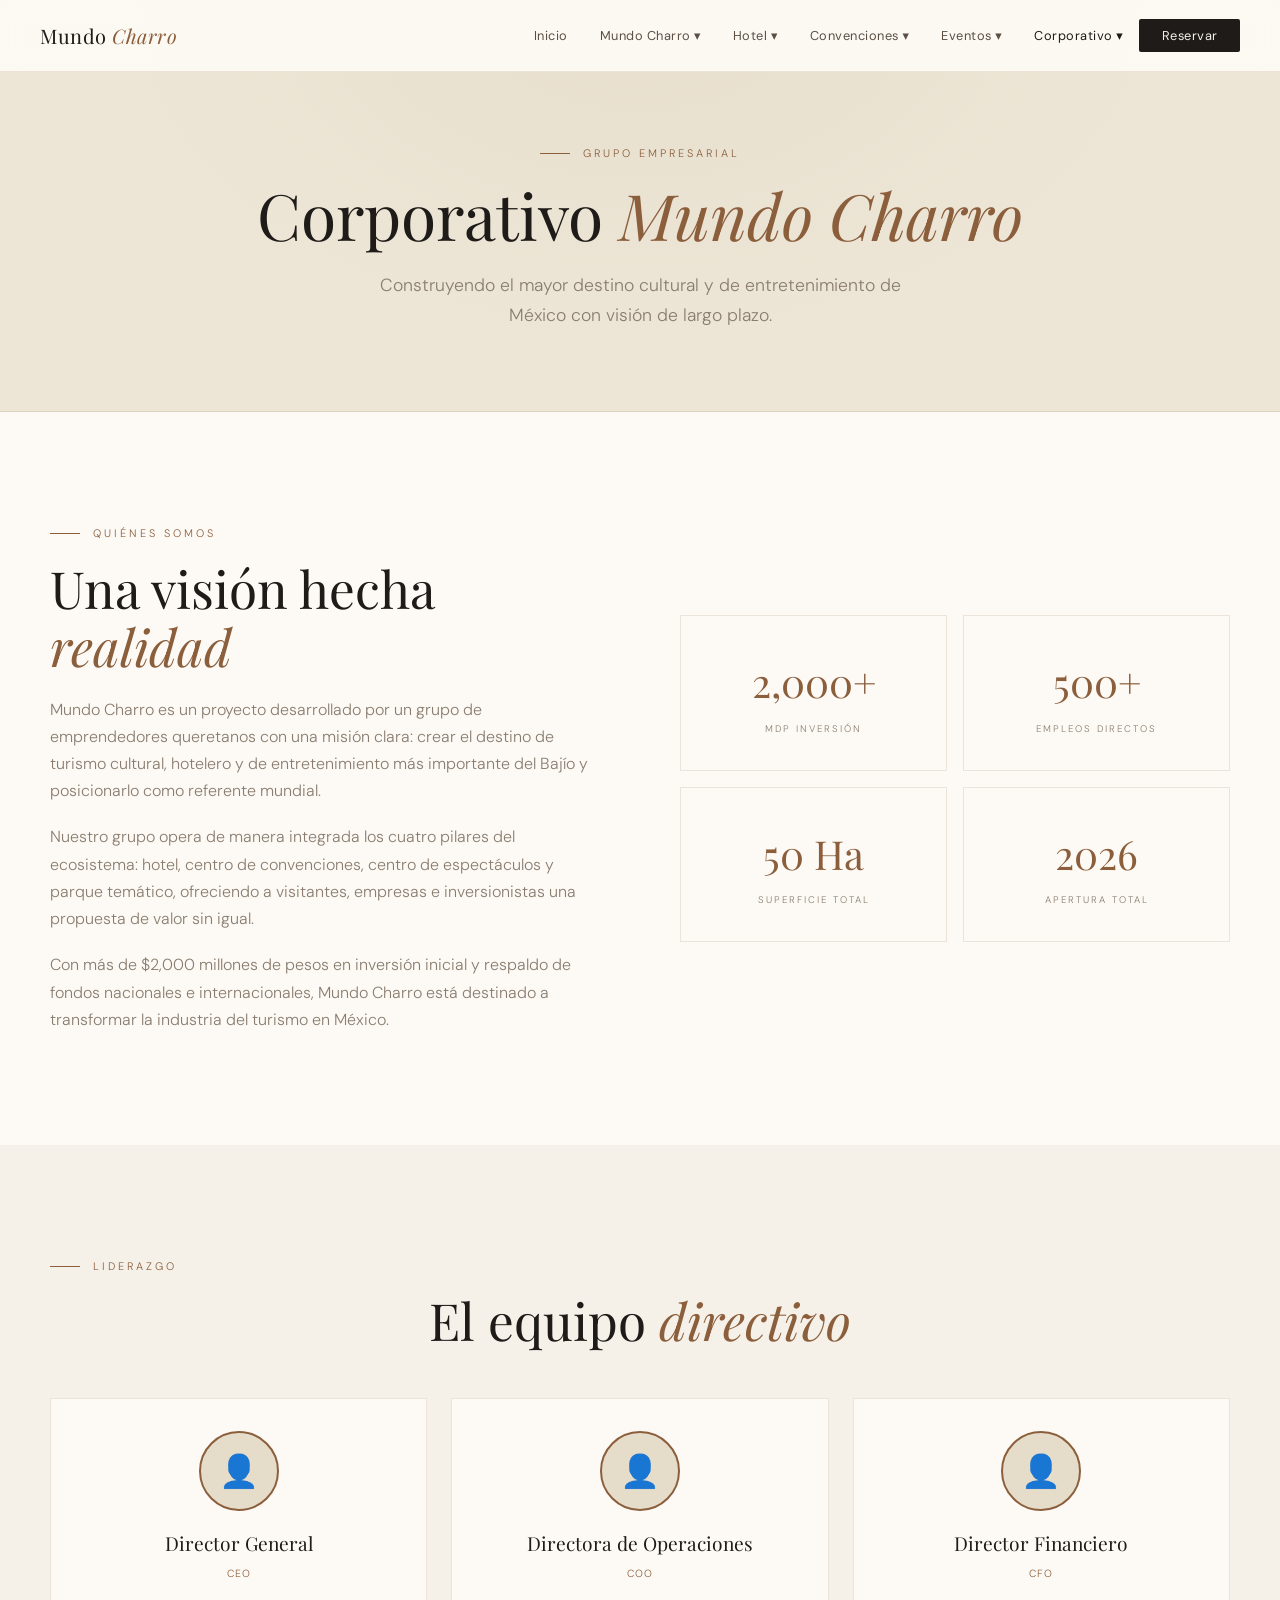
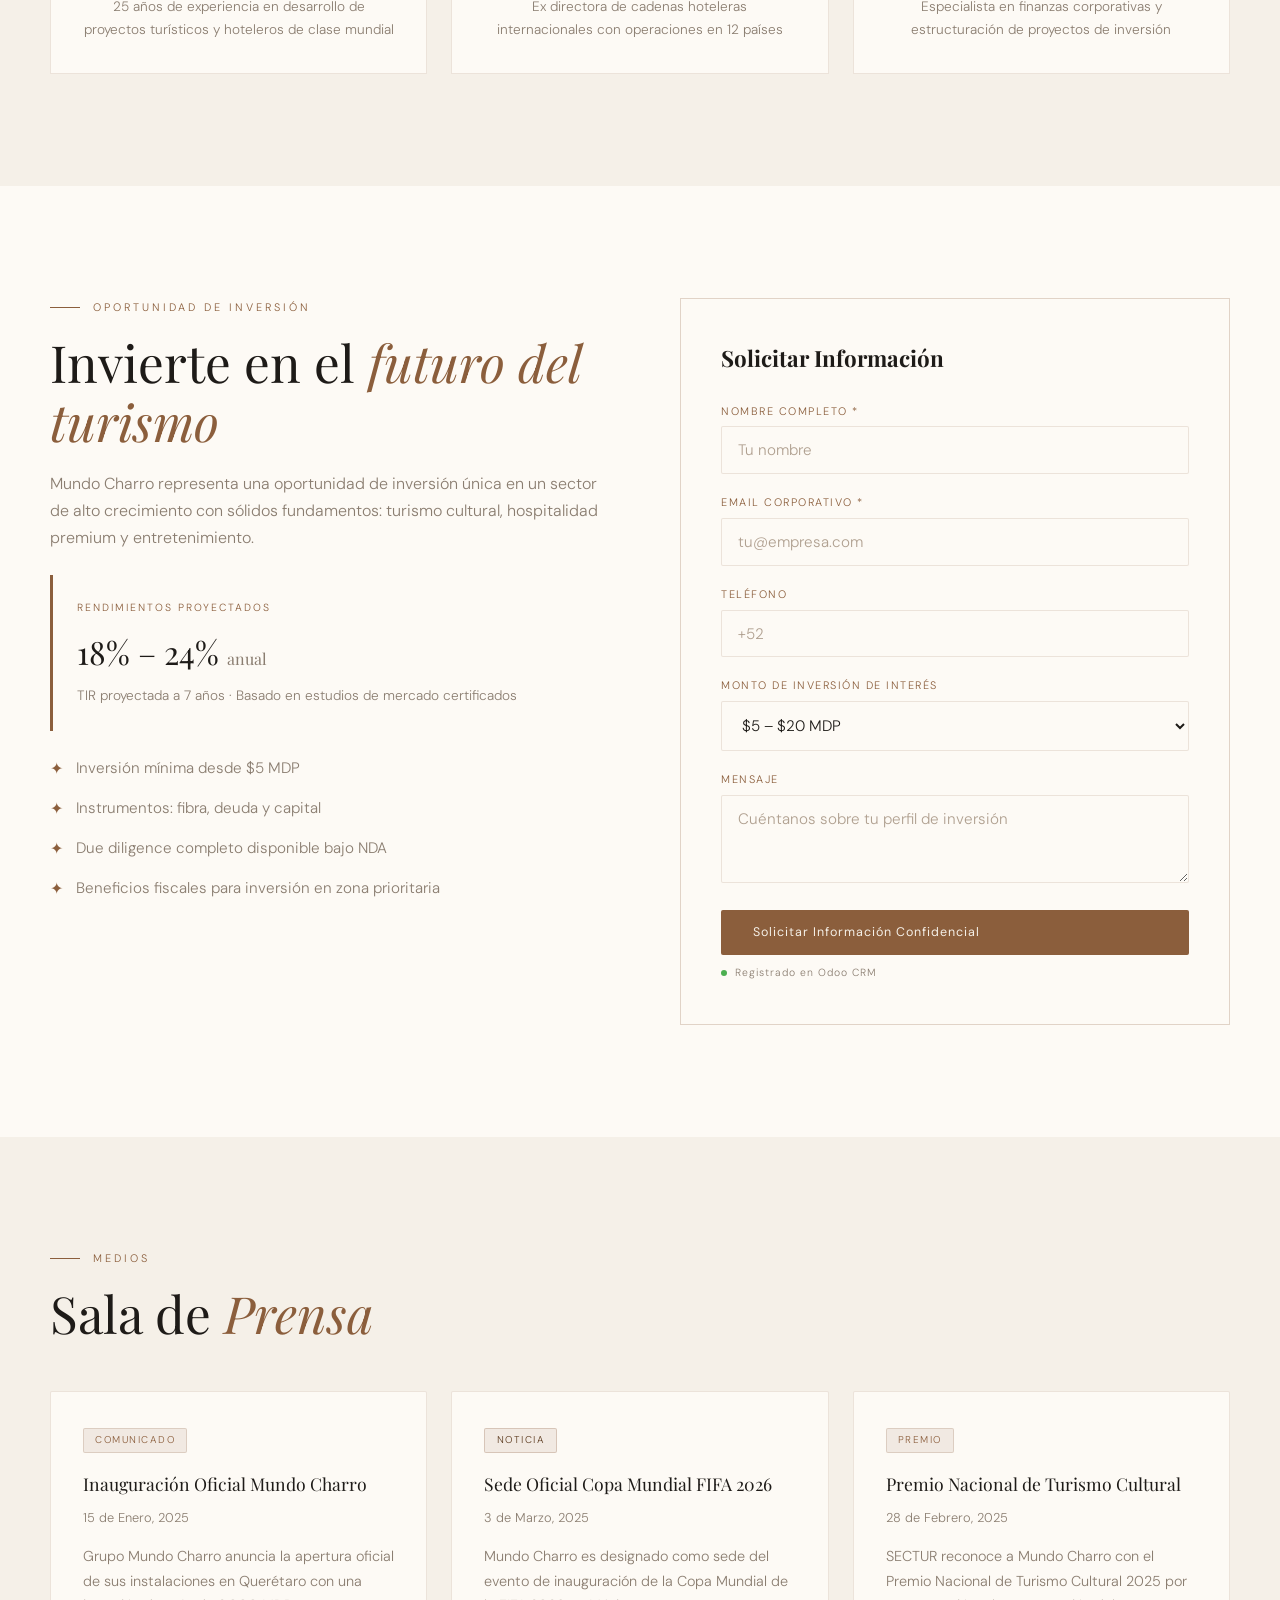
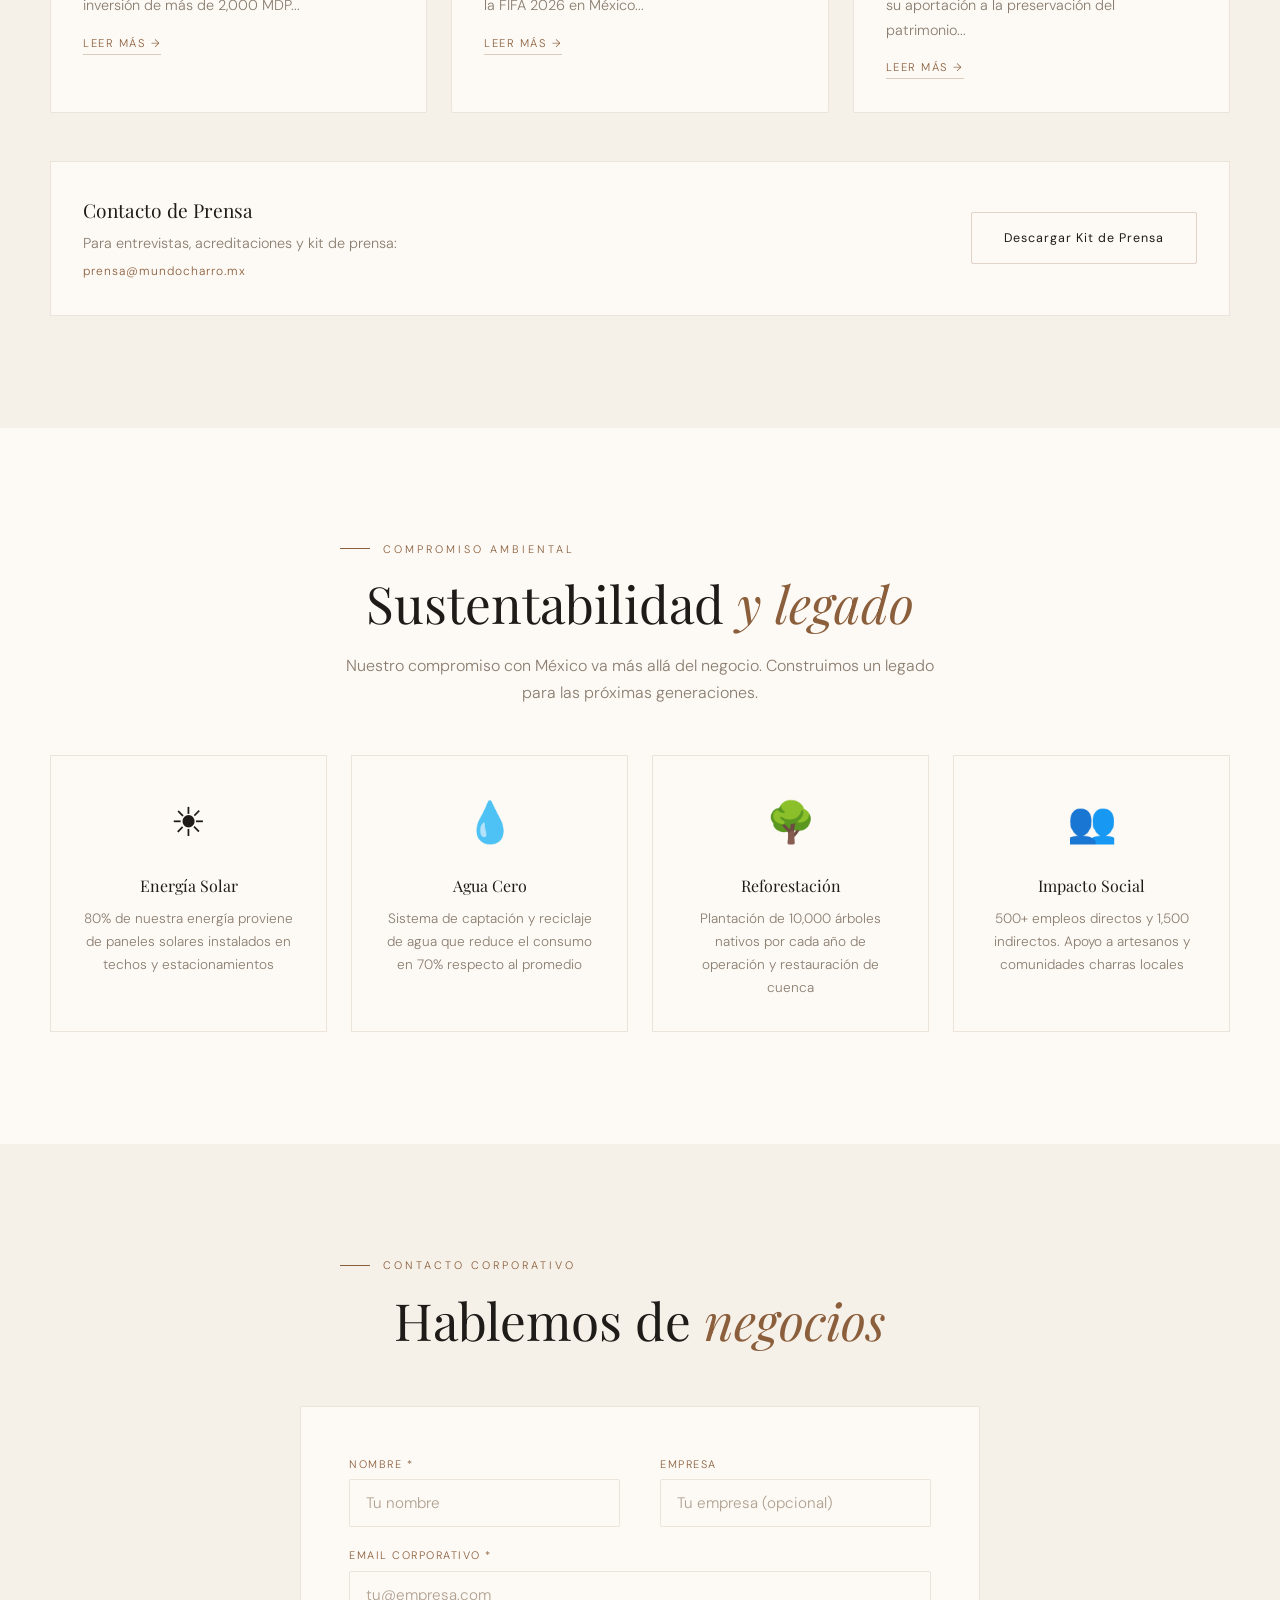
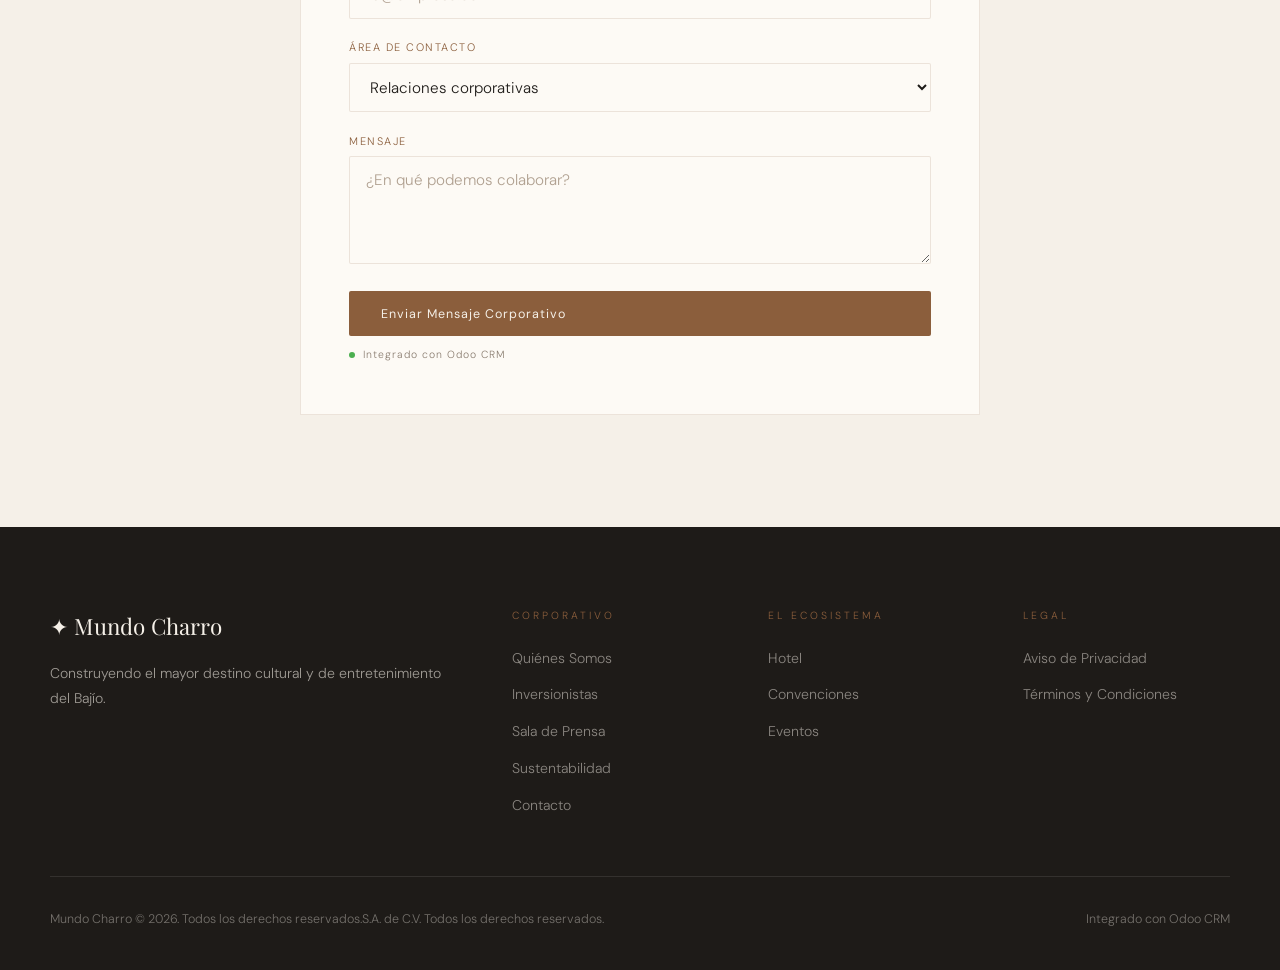
<file: corporativo.html>
<!DOCTYPE html>
<html lang="es">
<head>
  <meta charset="UTF-8">
  <meta name="viewport" content="width=device-width, initial-scale=1.0">
  <title>Corporativo — Mundo Charro</title>
  <link rel="stylesheet" href="css/style.css">
</head>
<body>

<nav class="navbar">
  <a href="index.html" class="logo"><span class="logo-text">Mundo<span> Charro</span></span></a>
  <ul class="nav-menu" id="nav-menu">
    <li class="nav-item"><a href="index.html" class="nav-link">Inicio</a></li>
    <li class="nav-item"><a href="mundo-charro.html" class="nav-link">Mundo Charro ▾</a><div class="dropdown-menu"><a href="mundo-charro.html#historia">Historia</a><a href="mundo-charro.html#ecosistema">El Ecosistema</a></div></li>
    <li class="nav-item"><a href="hotel.html" class="nav-link">Hotel ▾</a><div class="dropdown-menu"><a href="hotel.html#habitaciones">Habitaciones</a><a href="hotel.html#reservas">Reservaciones</a></div></li>
    <li class="nav-item"><a href="convenciones.html" class="nav-link">Convenciones ▾</a><div class="dropdown-menu"><a href="convenciones.html#espacios">Espacios</a><a href="convenciones.html#propuesta">Solicitar Propuesta</a></div></li>
    <li class="nav-item"><a href="eventos.html" class="nav-link">Eventos ▾</a><div class="dropdown-menu"><a href="eventos.html#fifa">Copa Mundial FIFA</a><a href="eventos.html#boletos">Boletos</a></div></li>
    <li class="nav-item"><a href="corporativo.html" class="nav-link active">Corporativo ▾</a><div class="dropdown-menu"><a href="#quienes">Quiénes Somos</a><a href="#inversionistas">Inversionistas</a><a href="#prensa">Sala de Prensa</a><a href="#sustentabilidad">Sustentabilidad</a><a href="#contacto">Contacto</a></div></li>
    <li class="nav-item"><a href="hotel.html#reservas" class="nav-link nav-cta">Reservar</a></li>
  </ul>
  <button class="hamburger" id="hamburger"><span></span><span></span><span></span></button>
</nav>

<div class="page-header">
  <div class="page-header-content">
    <div class="section-eyebrow" style="justify-content:center">Grupo Empresarial</div>
    <h1 class="section-title" style="font-size:clamp(2.5rem,5vw,4.5rem)">Corporativo <em>Mundo Charro</em></h1>
    <p style="color:var(--text-muted);max-width:560px;margin:0 auto;font-size:1.1rem">Construyendo el mayor destino cultural y de entretenimiento de México con visión de largo plazo.</p>
  </div>
</div>

<!-- QUIÉNES SOMOS -->
<section class="section section-darkerer" id="quienes">
  <div class="container">
    <div class="grid-2" style="align-items:center;gap:5rem">
      <div class="reveal">
        <div class="section-eyebrow">Quiénes Somos</div>
        <h2 class="section-title">Una visión hecha <em>realidad</em></h2>
        <div class="gold-divider"></div>
        <p style="color:var(--text-muted);margin-bottom:1.2rem">Mundo Charro es un proyecto desarrollado por un grupo de emprendedores queretanos con una misión clara: crear el destino de turismo cultural, hotelero y de entretenimiento más importante del Bajío y posicionarlo como referente mundial.</p>
        <p style="color:var(--text-muted);margin-bottom:1.2rem">Nuestro grupo opera de manera integrada los cuatro pilares del ecosistema: hotel, centro de convenciones, centro de espectáculos y parque temático, ofreciendo a visitantes, empresas e inversionistas una propuesta de valor sin igual.</p>
        <p style="color:var(--text-muted)">Con más de $2,000 millones de pesos en inversión inicial y respaldo de fondos nacionales e internacionales, Mundo Charro está destinado a transformar la industria del turismo en México.</p>
      </div>
      <div class="reveal" style="transition-delay:0.2s">
        <div style="display:grid;grid-template-columns:1fr 1fr;gap:1rem">
          <div style="background:var(--white);border:1px solid var(--border);padding:2rem;text-align:center">
            <div style="font-family:var(--font-display);font-size:2.5rem;color:var(--terra)">2,000+</div>
            <div style="font-family:var(--font-ui);font-size:0.6rem;letter-spacing:2px;text-transform:uppercase;color:var(--text-muted);margin-top:0.3rem">MDP Inversión</div>
          </div>
          <div style="background:var(--white);border:1px solid var(--border);padding:2rem;text-align:center">
            <div style="font-family:var(--font-display);font-size:2.5rem;color:var(--terra)">500+</div>
            <div style="font-family:var(--font-ui);font-size:0.6rem;letter-spacing:2px;text-transform:uppercase;color:var(--text-muted);margin-top:0.3rem">Empleos Directos</div>
          </div>
          <div style="background:var(--white);border:1px solid var(--border);padding:2rem;text-align:center">
            <div style="font-family:var(--font-display);font-size:2.5rem;color:var(--terra)">50 Ha</div>
            <div style="font-family:var(--font-ui);font-size:0.6rem;letter-spacing:2px;text-transform:uppercase;color:var(--text-muted);margin-top:0.3rem">Superficie Total</div>
          </div>
          <div style="background:var(--white);border:1px solid var(--border);padding:2rem;text-align:center">
            <div style="font-family:var(--font-display);font-size:2.5rem;color:var(--terra)">2026</div>
            <div style="font-family:var(--font-ui);font-size:0.6rem;letter-spacing:2px;text-transform:uppercase;color:var(--text-muted);margin-top:0.3rem">Apertura Total</div>
          </div>
        </div>
      </div>
    </div>
  </div>
</section>

<!-- EQUIPO DIRECTIVO -->
<section class="section section-darker">
  <div class="container reveal">
    <div style="text-align:center;margin-bottom:3rem">
      <div class="section-eyebrow">Liderazgo</div>
      <h2 class="section-title">El equipo <em>directivo</em></h2>
    </div>
    <div class="grid-3">
      <div style="text-align:center;padding:2rem;background:var(--white);border:1px solid var(--border)">
        <div style="width:80px;height:80px;border-radius:50%;background:var(--cream3);border:2px solid var(--terra);display:flex;align-items:center;justify-content:center;font-size:2rem;margin:0 auto 1rem">👤</div>
        <div style="font-family:var(--font-display);font-size:1.2rem;color:var(--charcoal);margin-bottom:0.3rem">Director General</div>
        <div style="font-family:var(--font-ui);font-size:0.65rem;letter-spacing:1px;text-transform:uppercase;color:var(--terra)">CEO</div>
        <p style="font-size:0.85rem;color:var(--text-muted);margin-top:0.8rem">25 años de experiencia en desarrollo de proyectos turísticos y hoteleros de clase mundial</p>
      </div>
      <div style="text-align:center;padding:2rem;background:var(--white);border:1px solid var(--border)">
        <div style="width:80px;height:80px;border-radius:50%;background:var(--cream3);border:2px solid var(--terra);display:flex;align-items:center;justify-content:center;font-size:2rem;margin:0 auto 1rem">👤</div>
        <div style="font-family:var(--font-display);font-size:1.2rem;color:var(--charcoal);margin-bottom:0.3rem">Directora de Operaciones</div>
        <div style="font-family:var(--font-ui);font-size:0.65rem;letter-spacing:1px;text-transform:uppercase;color:var(--terra)">COO</div>
        <p style="font-size:0.85rem;color:var(--text-muted);margin-top:0.8rem">Ex directora de cadenas hoteleras internacionales con operaciones en 12 países</p>
      </div>
      <div style="text-align:center;padding:2rem;background:var(--white);border:1px solid var(--border)">
        <div style="width:80px;height:80px;border-radius:50%;background:var(--cream3);border:2px solid var(--terra);display:flex;align-items:center;justify-content:center;font-size:2rem;margin:0 auto 1rem">👤</div>
        <div style="font-family:var(--font-display);font-size:1.2rem;color:var(--charcoal);margin-bottom:0.3rem">Director Financiero</div>
        <div style="font-family:var(--font-ui);font-size:0.65rem;letter-spacing:1px;text-transform:uppercase;color:var(--terra)">CFO</div>
        <p style="font-size:0.85rem;color:var(--text-muted);margin-top:0.8rem">Especialista en finanzas corporativas y estructuración de proyectos de inversión</p>
      </div>
    </div>
  </div>
</section>

<!-- INVERSIONISTAS -->
<section class="section section-darkerer" id="inversionistas">
  <div class="container">
    <div class="grid-2" style="gap:5rem;align-items:start">
      <div class="reveal">
        <div class="section-eyebrow">Oportunidad de Inversión</div>
        <h2 class="section-title">Invierte en el <em>futuro del turismo</em></h2>
        <div class="gold-divider"></div>
        <p style="color:var(--text-muted);margin-bottom:1.5rem">Mundo Charro representa una oportunidad de inversión única en un sector de alto crecimiento con sólidos fundamentos: turismo cultural, hospitalidad premium y entretenimiento.</p>
        <div style="background:var(--white);border-left:3px solid var(--terra);padding:1.5rem;margin-bottom:1.5rem">
          <div style="font-family:var(--font-ui);font-size:0.65rem;letter-spacing:2px;text-transform:uppercase;color:var(--terra);margin-bottom:0.5rem">Rendimientos Proyectados</div>
          <div style="font-family:var(--font-display);font-size:2rem;color:var(--charcoal)">18% – 24% <span style="font-size:1rem;color:var(--text-muted)">anual</span></div>
          <div style="color:var(--text-muted);font-size:0.85rem;margin-top:0.3rem">TIR proyectada a 7 años · Basado en estudios de mercado certificados</div>
        </div>
        <div style="display:flex;flex-direction:column;gap:0.8rem">
          <div style="display:flex;gap:0.8rem;align-items:center">
            <span style="color:var(--terra)">✦</span>
            <span style="color:var(--text-muted);font-size:0.95rem">Inversión mínima desde $5 MDP</span>
          </div>
          <div style="display:flex;gap:0.8rem;align-items:center">
            <span style="color:var(--terra)">✦</span>
            <span style="color:var(--text-muted);font-size:0.95rem">Instrumentos: fibra, deuda y capital</span>
          </div>
          <div style="display:flex;gap:0.8rem;align-items:center">
            <span style="color:var(--terra)">✦</span>
            <span style="color:var(--text-muted);font-size:0.95rem">Due diligence completo disponible bajo NDA</span>
          </div>
          <div style="display:flex;gap:0.8rem;align-items:center">
            <span style="color:var(--terra)">✦</span>
            <span style="color:var(--text-muted);font-size:0.95rem">Beneficios fiscales para inversión en zona prioritaria</span>
          </div>
        </div>
      </div>
      <div class="reveal" style="transition-delay:0.15s">
        <div style="background:var(--white);border:1px solid var(--border-mid);padding:2.5rem">
          <h3 style="font-family:var(--font-display);font-size:1.4rem;color:var(--charcoal);margin-bottom:1.5rem">Solicitar Información</h3>
          <form onsubmit="submitContacto(event)">
            <div class="form-group">
              <label class="form-label">Nombre completo *</label>
              <input type="text" name="nombre" class="form-control" required placeholder="Tu nombre">
            </div>
            <div class="form-group">
              <label class="form-label">Email corporativo *</label>
              <input type="email" name="email" class="form-control" required placeholder="tu@empresa.com">
            </div>
            <div class="form-group">
              <label class="form-label">Teléfono</label>
              <input type="tel" name="telefono" class="form-control" placeholder="+52">
            </div>
            <div class="form-group">
              <label class="form-label">Monto de inversión de interés</label>
              <select name="asunto" class="form-control">
                <option value="Inversión 5-20 MDP">$5 – $20 MDP</option>
                <option value="Inversión 20-100 MDP">$20 – $100 MDP</option>
                <option value="Inversión 100+ MDP">Más de $100 MDP</option>
                <option value="Inversión Institucional">Inversión institucional / Fondo</option>
              </select>
            </div>
            <div class="form-group">
              <label class="form-label">Mensaje</label>
              <textarea name="mensaje" class="form-control" rows="3" placeholder="Cuéntanos sobre tu perfil de inversión"></textarea>
            </div>
            <button type="submit" class="btn btn-terra" style="width:100%">Solicitar Información Confidencial</button>
            <div class="odoo-badge" style="justify-content:center;margin-top:0.6rem">
              <span class="odoo-dot"></span> Registrado en Odoo CRM
            </div>
          </form>
        </div>
      </div>
    </div>
  </div>
</section>

<!-- PRENSA -->
<section class="section section-darker" id="prensa">
  <div class="container reveal">
    <div style="margin-bottom:3rem">
      <div class="section-eyebrow">Medios</div>
      <h2 class="section-title">Sala de <em>Prensa</em></h2>
    </div>
    <div class="grid-3" style="margin-bottom:3rem">
      <div class="card" style="padding:2rem">
        <div class="badge badge-terra" style="margin-bottom:1rem">Comunicado</div>
        <div style="font-family:var(--font-display);font-size:1.1rem;color:var(--charcoal);margin-bottom:0.5rem">Inauguración Oficial Mundo Charro</div>
        <div style="font-size:0.8rem;color:var(--text-muted);margin-bottom:1rem">15 de Enero, 2025</div>
        <p style="font-size:0.9rem;color:var(--text-muted)">Grupo Mundo Charro anuncia la apertura oficial de sus instalaciones en Querétaro con una inversión de más de 2,000 MDP...</p>
        <a href="#" class="card-link" style="margin-top:1rem;display:inline-block">Leer más →</a>
      </div>
      <div class="card" style="padding:2rem">
        <div class="badge badge-red" style="margin-bottom:1rem">Noticia</div>
        <div style="font-family:var(--font-display);font-size:1.1rem;color:var(--charcoal);margin-bottom:0.5rem">Sede Oficial Copa Mundial FIFA 2026</div>
        <div style="font-size:0.8rem;color:var(--text-muted);margin-bottom:1rem">3 de Marzo, 2025</div>
        <p style="font-size:0.9rem;color:var(--text-muted)">Mundo Charro es designado como sede del evento de inauguración de la Copa Mundial de la FIFA 2026 en México...</p>
        <a href="#" class="card-link" style="margin-top:1rem;display:inline-block">Leer más →</a>
      </div>
      <div class="card" style="padding:2rem">
        <div class="badge badge-terra" style="margin-bottom:1rem">Premio</div>
        <div style="font-family:var(--font-display);font-size:1.1rem;color:var(--charcoal);margin-bottom:0.5rem">Premio Nacional de Turismo Cultural</div>
        <div style="font-size:0.8rem;color:var(--text-muted);margin-bottom:1rem">28 de Febrero, 2025</div>
        <p style="font-size:0.9rem;color:var(--text-muted)">SECTUR reconoce a Mundo Charro con el Premio Nacional de Turismo Cultural 2025 por su aportación a la preservación del patrimonio...</p>
        <a href="#" class="card-link" style="margin-top:1rem;display:inline-block">Leer más →</a>
      </div>
    </div>
    <div style="background:var(--white);border:1px solid var(--border);padding:2rem;display:flex;align-items:center;justify-content:space-between;flex-wrap:wrap;gap:1.5rem">
      <div>
        <div style="font-family:var(--font-display);font-size:1.2rem;color:var(--charcoal);margin-bottom:0.3rem">Contacto de Prensa</div>
        <div style="color:var(--text-muted);font-size:0.9rem">Para entrevistas, acreditaciones y kit de prensa:</div>
        <a href="mailto:prensa@mundocharro.mx" style="color:var(--terra);text-decoration:none;font-family:var(--font-ui);font-size:0.75rem;letter-spacing:1px">prensa@mundocharro.mx</a>
      </div>
      <a href="#" class="btn btn-outline">Descargar Kit de Prensa</a>
    </div>
  </div>
</section>

<!-- SUSTENTABILIDAD -->
<section class="section section-darkerer" id="sustentabilidad">
  <div class="container reveal">
    <div style="text-align:center;max-width:600px;margin:0 auto 3rem">
      <div class="section-eyebrow">Compromiso Ambiental</div>
      <h2 class="section-title">Sustentabilidad <em>y legado</em></h2>
      <p style="color:var(--text-muted)">Nuestro compromiso con México va más allá del negocio. Construimos un legado para las próximas generaciones.</p>
    </div>
    <div class="grid-4">
      <div style="text-align:center;padding:2rem;border:1px solid var(--border)">
        <div style="font-size:2.5rem;margin-bottom:1rem">☀️</div>
        <div style="font-family:var(--font-display);color:var(--charcoal);margin-bottom:0.5rem">Energía Solar</div>
        <p style="font-size:0.85rem;color:var(--text-muted)">80% de nuestra energía proviene de paneles solares instalados en techos y estacionamientos</p>
      </div>
      <div style="text-align:center;padding:2rem;border:1px solid var(--border)">
        <div style="font-size:2.5rem;margin-bottom:1rem">💧</div>
        <div style="font-family:var(--font-display);color:var(--charcoal);margin-bottom:0.5rem">Agua Cero</div>
        <p style="font-size:0.85rem;color:var(--text-muted)">Sistema de captación y reciclaje de agua que reduce el consumo en 70% respecto al promedio</p>
      </div>
      <div style="text-align:center;padding:2rem;border:1px solid var(--border)">
        <div style="font-size:2.5rem;margin-bottom:1rem">🌳</div>
        <div style="font-family:var(--font-display);color:var(--charcoal);margin-bottom:0.5rem">Reforestación</div>
        <p style="font-size:0.85rem;color:var(--text-muted)">Plantación de 10,000 árboles nativos por cada año de operación y restauración de cuenca</p>
      </div>
      <div style="text-align:center;padding:2rem;border:1px solid var(--border)">
        <div style="font-size:2.5rem;margin-bottom:1rem">👥</div>
        <div style="font-family:var(--font-display);color:var(--charcoal);margin-bottom:0.5rem">Impacto Social</div>
        <p style="font-size:0.85rem;color:var(--text-muted)">500+ empleos directos y 1,500 indirectos. Apoyo a artesanos y comunidades charras locales</p>
      </div>
    </div>
  </div>
</section>

<!-- CONTACTO CORPORATIVO -->
<section class="section section-darker" id="contacto">
  <div class="container">
    <div style="text-align:center;max-width:600px;margin:0 auto 3.5rem" class="reveal">
      <div class="section-eyebrow">Contacto Corporativo</div>
      <h2 class="section-title">Hablemos de <em>negocios</em></h2>
    </div>
    <div style="max-width:680px;margin:0 auto;background:var(--white);border:1px solid var(--border);padding:3rem" class="reveal">
      <form onsubmit="submitContacto(event)">
        <div class="grid-2">
          <div class="form-group">
            <label class="form-label">Nombre *</label>
            <input type="text" name="nombre" class="form-control" required placeholder="Tu nombre">
          </div>
          <div class="form-group">
            <label class="form-label">Empresa</label>
            <input type="text" name="telefono" class="form-control" placeholder="Tu empresa (opcional)">
          </div>
        </div>
        <div class="form-group">
          <label class="form-label">Email corporativo *</label>
          <input type="email" name="email" class="form-control" required placeholder="tu@empresa.com">
        </div>
        <div class="form-group">
          <label class="form-label">Área de contacto</label>
          <select name="asunto" class="form-control">
            <option>Relaciones corporativas</option>
            <option>Inversiones</option>
            <option>Alianzas estratégicas</option>
            <option>Prensa y comunicación</option>
            <option>Sustentabilidad</option>
            <option>Gobierno y relaciones institucionales</option>
          </select>
        </div>
        <div class="form-group">
          <label class="form-label">Mensaje</label>
          <textarea name="mensaje" class="form-control" rows="4" placeholder="¿En qué podemos colaborar?"></textarea>
        </div>
        <button type="submit" class="btn btn-terra" style="width:100%">Enviar Mensaje Corporativo</button>
        <div class="odoo-badge" style="justify-content:center;margin-top:0.6rem">
          <span class="odoo-dot"></span> Integrado con Odoo CRM
        </div>
      </form>
    </div>
  </div>
</section>

<!-- FOOTER -->
<footer>
  <div class="container">
    <div class="footer-grid">
      <div class="footer-brand"><div class="logo-text">✦ Mundo Charro</div><p class="footer-desc">Construyendo el mayor destino cultural y de entretenimiento del Bajío.</p></div>
      <div><div class="footer-heading">Corporativo</div><ul class="footer-links"><li><a href="#quienes">Quiénes Somos</a></li><li><a href="#inversionistas">Inversionistas</a></li><li><a href="#prensa">Sala de Prensa</a></li><li><a href="#sustentabilidad">Sustentabilidad</a></li><li><a href="#contacto">Contacto</a></li></ul></div>
      <div><div class="footer-heading">El Ecosistema</div><ul class="footer-links"><li><a href="hotel.html">Hotel</a></li><li><a href="convenciones.html">Convenciones</a></li><li><a href="eventos.html">Eventos</a></li></ul></div>
      <div><div class="footer-heading">Legal</div><ul class="footer-links"><li><a href="#">Aviso de Privacidad</a></li><li><a href="#">Términos y Condiciones</a></li></ul></div>
    </div>
    <div class="footer-bottom"><span>Mundo Charro © 2026. Todos los derechos reservados.S.A. de C.V. Todos los derechos reservados.</span><span>Integrado con Odoo CRM</span></div>
  </div>
</footer>

<script src="js/main.js"></script>
</body>
</html>
</file>
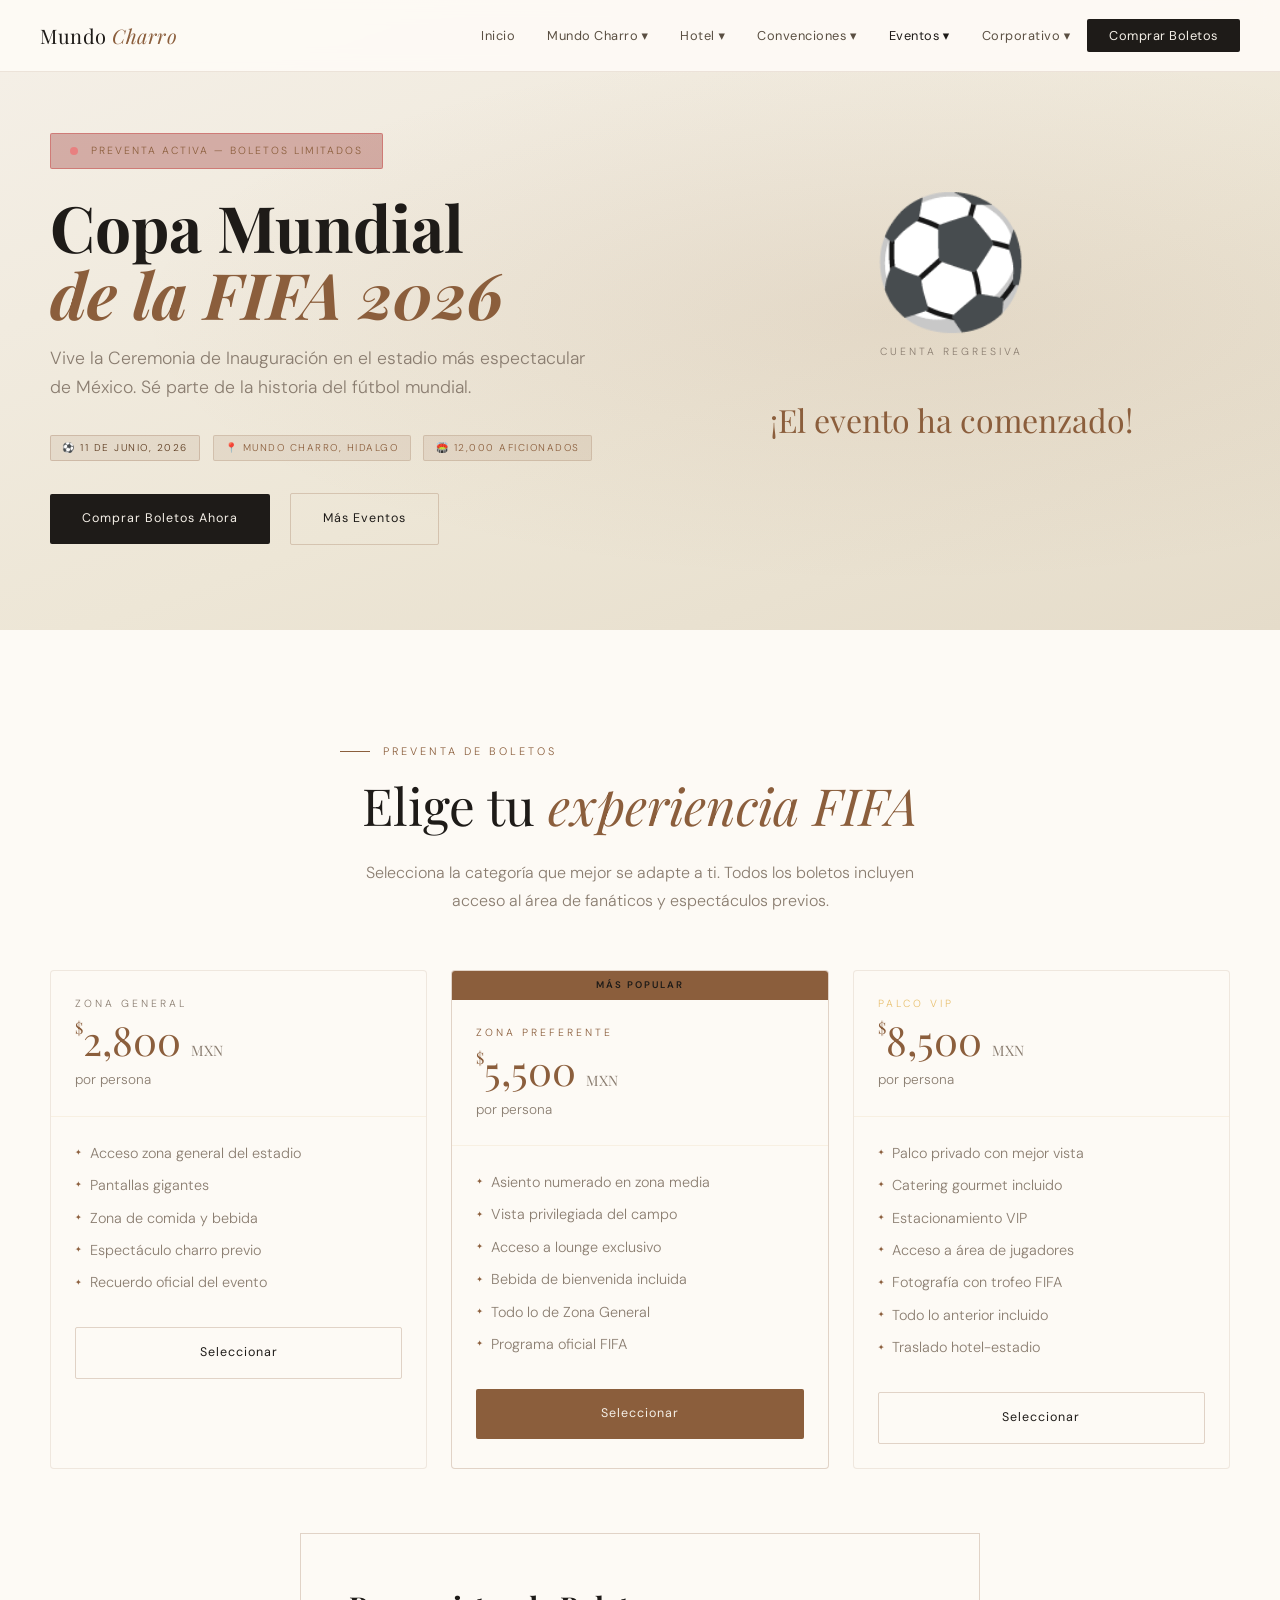
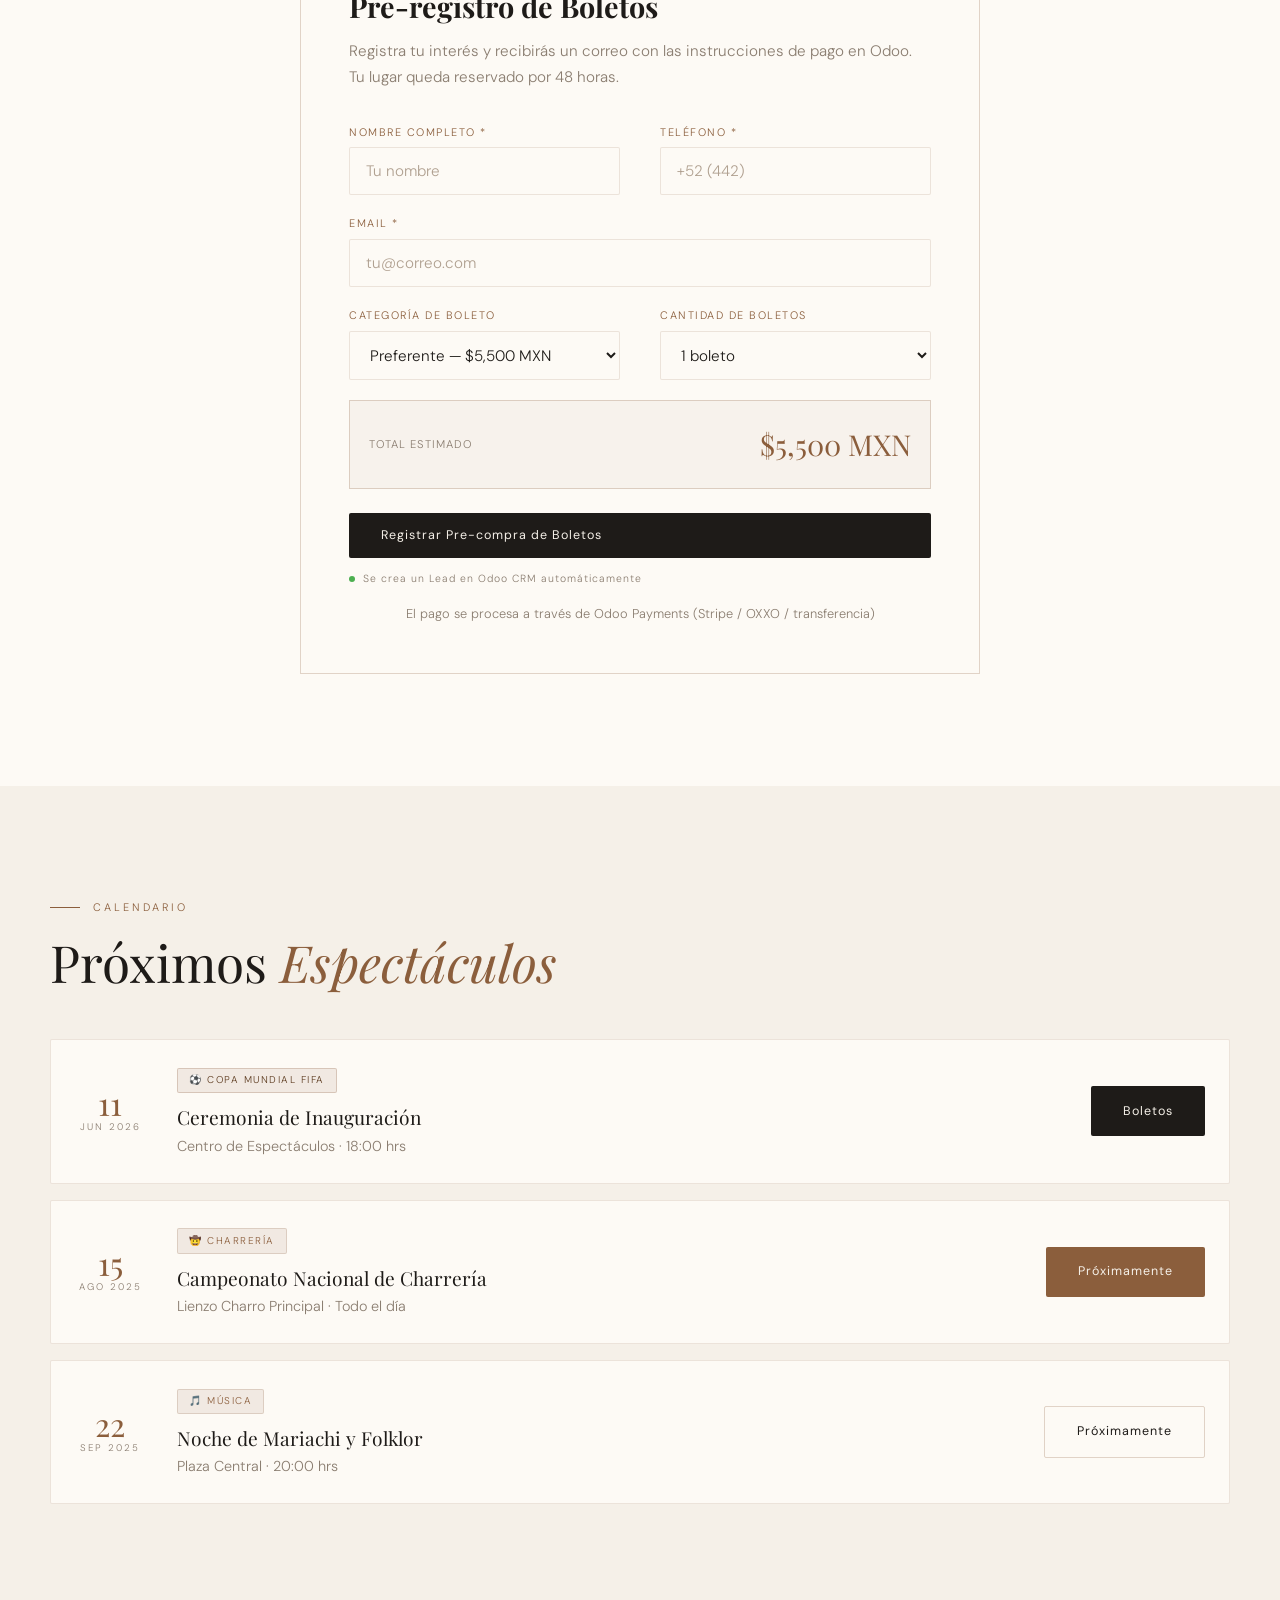
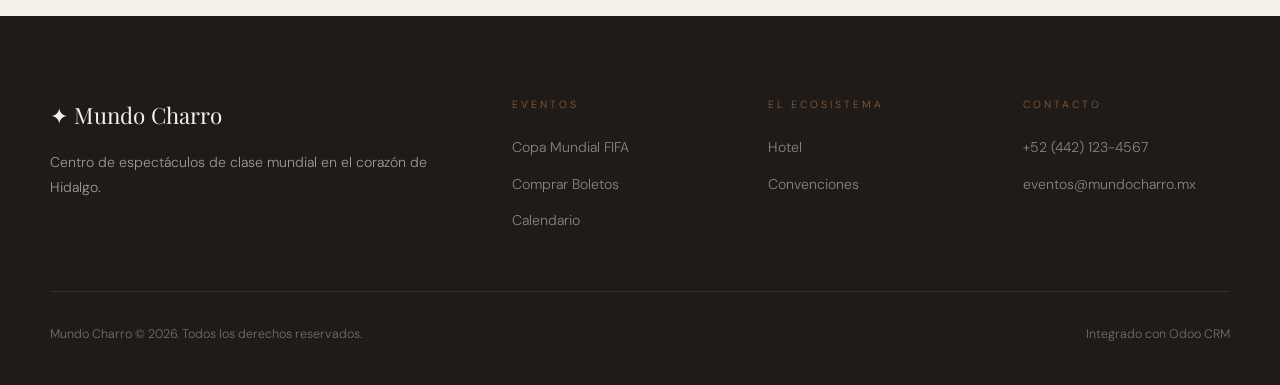
<file: eventos.html>
<!DOCTYPE html>
<html lang="es">
<head>
  <meta charset="UTF-8">
  <meta name="viewport" content="width=device-width, initial-scale=1.0">
  <title>Eventos & Copa Mundial FIFA — Mundo Charro</title>
  <meta name="description" content="Copa Mundial de la FIFA 2026 en Mundo Charro. Compra tus boletos para la inauguración. Preventa activa.">
  <link rel="stylesheet" href="css/style.css">
  <style>
    .fifa-hero {
      background: linear-gradient(160deg, var(--cream) 0%, var(--cream2) 60%, var(--cream3) 100%);
      min-height: 70vh;
      display: flex; align-items: center;
      padding: 8rem 2rem 5rem;
      position: relative;
      overflow: hidden;
    }
    .fifa-hero::before {
      content: '';
      position: absolute; inset: 0;
      background: radial-gradient(ellipse at 70% 50%, rgba(139,94,60,0.1) 0%, transparent 60%);
    }
    .ticket-card {
      background: var(--white);
      border: 1px solid rgba(139,94,60,0.12);
      border-radius: 4px;
      overflow: hidden;
      cursor: pointer;
      transition: all 0.3s ease;
    }
    .ticket-card:hover, .ticket-card.selected {
      border-color: var(--terra);
      box-shadow: 0 8px 32px rgba(139,94,60,0.12);
      transform: translateY(-4px);
    }
    .ticket-card.selected {
      background: rgba(139,94,60,0.05);
    }
    .ticket-header {
      padding: 1.5rem;
      border-bottom: 1px solid rgba(201,151,58,0.1);
    }
    .ticket-category {
      font-family: var(--font-ui);
      font-size: 0.65rem;
      letter-spacing: 3px;
      text-transform: uppercase;
    }
    .ticket-price {
      font-family: var(--font-display);
      font-size: 2.5rem;
      color: var(--terra);
      line-height: 1;
      margin: 0.5rem 0;
    }
    .ticket-price sup { font-size: 1rem; vertical-align: top; margin-top: 0.5rem; }
    .ticket-body { padding: 1.5rem; }
    .ticket-feature {
      display: flex; align-items: center; gap: 0.5rem;
      font-size: 0.9rem; color: var(--text-muted);
      margin-bottom: 0.5rem;
    }
    .ticket-feature::before { content: '✦'; color: var(--terra); font-size: 0.5rem; }

    .countdown {
      display: flex; gap: 1.5rem; justify-content: center; flex-wrap: wrap;
      margin: 2rem 0;
    }
    .countdown-unit { text-align: center; }
    .countdown-num { font-family:var(--font-display); font-size:2.8rem; color:var(--charcoal); display:block; line-height:1; background:var(--cream2); border:1px solid var(--border); padding:0.8rem 1.2rem; min-width:80px; }
      font-family: var(--font-display);
      font-size: 3rem; color: var(--cream);
      display: block; line-height: 1;
      background: var(--white);
      border: 1px solid rgba(139,94,60,0.12);
      padding: 0.8rem 1.2rem;
      min-width: 80px;
    }
    .countdown-label {
      font-family: var(--font-ui);
      font-size: 0.6rem; letter-spacing: 2px;
      text-transform: uppercase; color: var(--text-muted);
      margin-top: 0.4rem;
    }

    .fifa-badge {
      display: inline-flex; align-items: center; gap: 0.8rem;
      background: rgba(139,26,26,0.3);
      border: 1px solid rgba(200,50,50,0.4);
      padding: 0.5rem 1.2rem;
      border-radius: 2px;
      font-family: var(--font-ui);
      font-size: 0.65rem;
      letter-spacing: 2px;
      text-transform: uppercase;
      color: var(--terra);
    }
    .pulse { animation: pulse-badge 2s infinite; }
    @keyframes pulse-badge { 0%,100%{opacity:1} 50%{opacity:0.6} }
  </style>
</head>
<body>

<nav class="navbar">
  <a href="index.html" class="logo"><span class="logo-text">Mundo<span> Charro</span></span></a>
  <ul class="nav-menu" id="nav-menu">
    <li class="nav-item"><a href="index.html" class="nav-link">Inicio</a></li>
    <li class="nav-item"><a href="mundo-charro.html" class="nav-link">Mundo Charro ▾</a><div class="dropdown-menu"><a href="mundo-charro.html#historia">Historia</a><a href="mundo-charro.html#cultura">Cultura</a><a href="mundo-charro.html#ecosistema">El Ecosistema</a></div></li>
    <li class="nav-item"><a href="hotel.html" class="nav-link">Hotel ▾</a><div class="dropdown-menu"><a href="hotel.html#habitaciones">Habitaciones</a><a href="hotel.html#reservas">Reservaciones</a></div></li>
    <li class="nav-item"><a href="convenciones.html" class="nav-link">Convenciones ▾</a><div class="dropdown-menu"><a href="convenciones.html#espacios">Espacios</a><a href="convenciones.html#propuesta">Solicitar Propuesta</a></div></li>
    <li class="nav-item"><a href="eventos.html" class="nav-link active">Eventos ▾</a><div class="dropdown-menu"><a href="#fifa">Copa Mundial FIFA</a><a href="#boletos">Comprar Boletos</a><a href="#proximos">Próximos Eventos</a></div></li>
    <li class="nav-item"><a href="corporativo.html" class="nav-link">Corporativo ▾</a><div class="dropdown-menu"><a href="corporativo.html#quienes">Quiénes Somos</a></div></li>
    <li class="nav-item"><a href="#boletos" class="nav-link nav-cta">Comprar Boletos</a></li>
  </ul>
  <button class="hamburger" id="hamburger"><span></span><span></span><span></span></button>
</nav>

<!-- FIFA HERO -->
<section class="fifa-hero" id="fifa">
  <div class="container" style="position:relative">
    <div class="grid-2" style="align-items:center;gap:4rem">
      <div>
        <div class="fifa-badge" style="margin-bottom:1.5rem">
          <span class="pulse" style="width:8px;height:8px;border-radius:50%;background:#E88080;display:inline-block"></span>
          PREVENTA ACTIVA — Boletos Limitados
        </div>
        <h1 style="font-family:var(--font-display);font-size:clamp(2.5rem,5vw,4.5rem);color:var(--charcoal);line-height:1.05;margin-bottom:1rem">
          Copa Mundial<br>
          <em style="font-style:italic;color:var(--terra)">de la FIFA 2026</em>
        </h1>
        <p style="color:var(--text-muted);font-size:1.1rem;margin-bottom:2rem">
          Vive la Ceremonia de Inauguración en el estadio más espectacular de México. Sé parte de la historia del fútbol mundial.
        </p>
        <div style="display:flex;gap:0.8rem;flex-wrap:wrap">
          <span class="badge badge-red">⚽ 11 de Junio, 2026</span>
          <span class="badge badge-terra">📍 Mundo Charro, Hidalgo</span>
          <span class="badge badge-terra">🏟️ 12,000 Aficionados</span>
        </div>
        <div style="margin-top:2rem">
          <a href="#boletos" class="btn btn-red">Comprar Boletos Ahora</a>
          <a href="#proximos" class="btn btn-outline" style="margin-left:1rem">Más Eventos</a>
        </div>
      </div>
      <div style="text-align:center">
        <div style="font-size:8rem;line-height:1;margin-bottom:1rem">⚽</div>
        <div style="font-family:var(--font-ui);font-size:0.65rem;letter-spacing:3px;text-transform:uppercase;color:var(--text-muted);margin-bottom:0.5rem">Cuenta regresiva</div>
        <div class="countdown" id="countdown">
          <div class="countdown-unit"><span class="countdown-num" id="cd-d">--</span><div class="countdown-label">Días</div></div>
          <div class="countdown-unit"><span class="countdown-num" id="cd-h">--</span><div class="countdown-label">Horas</div></div>
          <div class="countdown-unit"><span class="countdown-num" id="cd-m">--</span><div class="countdown-label">Min</div></div>
          <div class="countdown-unit"><span class="countdown-num" id="cd-s">--</span><div class="countdown-label">Seg</div></div>
        </div>
      </div>
    </div>
  </div>
</section>

<!-- TICKET CATEGORIES -->
<section class="section section-darkerer" id="boletos">
  <div class="container">
    <div style="text-align:center;max-width:600px;margin:0 auto 3.5rem" class="reveal">
      <div class="section-eyebrow">Preventa de Boletos</div>
      <h2 class="section-title">Elige tu <em>experiencia FIFA</em></h2>
      <div class="gold-divider" style="margin:1.5rem auto"></div>
      <p style="color:var(--text-muted)">Selecciona la categoría que mejor se adapte a ti. Todos los boletos incluyen acceso al área de fanáticos y espectáculos previos.</p>
    </div>

    <div class="grid-3 reveal">
      <!-- GENERAL -->
      <div class="ticket-card" onclick="selectTicket('General',2800,this)">
        <div class="ticket-header">
          <div class="ticket-category" style="color:var(--text-muted)">Zona General</div>
          <div class="ticket-price"><sup>$</sup>2,800 <small style="font-size:0.9rem;color:var(--text-muted)">MXN</small></div>
          <div style="color:var(--text-muted);font-size:0.85rem">por persona</div>
        </div>
        <div class="ticket-body">
          <div class="ticket-feature">Acceso zona general del estadio</div>
          <div class="ticket-feature">Pantallas gigantes</div>
          <div class="ticket-feature">Zona de comida y bebida</div>
          <div class="ticket-feature">Espectáculo charro previo</div>
          <div class="ticket-feature">Recuerdo oficial del evento</div>
        </div>
        <div style="padding:0 1.5rem 1.5rem">
          <div class="btn btn-outline" style="width:100%;text-align:center;justify-content:center">Seleccionar</div>
        </div>
      </div>

      <!-- PREFERENTE -->
      <div class="ticket-card" style="border-color:var(--border-mid)" onclick="selectTicket('Preferente',5500,this)">
        <div style="background:var(--terra);padding:0.4rem;text-align:center;font-family:var(--font-ui);font-size:0.6rem;letter-spacing:2px;text-transform:uppercase;color:var(--dark);font-weight:600">
          MÁS POPULAR
        </div>
        <div class="ticket-header">
          <div class="ticket-category" style="color:var(--terra)">Zona Preferente</div>
          <div class="ticket-price"><sup>$</sup>5,500 <small style="font-size:0.9rem;color:var(--text-muted)">MXN</small></div>
          <div style="color:var(--text-muted);font-size:0.85rem">por persona</div>
        </div>
        <div class="ticket-body">
          <div class="ticket-feature">Asiento numerado en zona media</div>
          <div class="ticket-feature">Vista privilegiada del campo</div>
          <div class="ticket-feature">Acceso a lounge exclusivo</div>
          <div class="ticket-feature">Bebida de bienvenida incluida</div>
          <div class="ticket-feature">Todo lo de Zona General</div>
          <div class="ticket-feature">Programa oficial FIFA</div>
        </div>
        <div style="padding:0 1.5rem 1.5rem">
          <div class="btn btn-terra" style="width:100%;text-align:center;justify-content:center">Seleccionar</div>
        </div>
      </div>

      <!-- VIP -->
      <div class="ticket-card" onclick="selectTicket('VIP',8500,this)">
        <div class="ticket-header">
          <div class="ticket-category" style="color:#E8C070">Palco VIP</div>
          <div class="ticket-price"><sup>$</sup>8,500 <small style="font-size:0.9rem;color:var(--text-muted)">MXN</small></div>
          <div style="color:var(--text-muted);font-size:0.85rem">por persona</div>
        </div>
        <div class="ticket-body">
          <div class="ticket-feature">Palco privado con mejor vista</div>
          <div class="ticket-feature">Catering gourmet incluido</div>
          <div class="ticket-feature">Estacionamiento VIP</div>
          <div class="ticket-feature">Acceso a área de jugadores</div>
          <div class="ticket-feature">Fotografía con trofeo FIFA</div>
          <div class="ticket-feature">Todo lo anterior incluido</div>
          <div class="ticket-feature">Traslado hotel-estadio</div>
        </div>
        <div style="padding:0 1.5rem 1.5rem">
          <div class="btn btn-outline" style="width:100%;text-align:center;justify-content:center">Seleccionar</div>
        </div>
      </div>
    </div>

    <!-- FORMULARIO DE COMPRA -->
    <div style="max-width:680px;margin:4rem auto 0;background:var(--white);border:1px solid var(--border-mid);padding:3rem" class="reveal" id="form-compra">
      <h3 style="font-family:var(--font-display);font-size:1.8rem;color:var(--charcoal);margin-bottom:0.5rem">Pre-registro de Boletos</h3>
      <p style="color:var(--text-muted);font-size:0.95rem;margin-bottom:2rem">Registra tu interés y recibirás un correo con las instrucciones de pago en Odoo. Tu lugar queda reservado por 48 horas.</p>
      <form onsubmit="submitBoletoFIFA(event)">
        <div class="grid-2">
          <div class="form-group">
            <label class="form-label">Nombre completo *</label>
            <input type="text" name="nombre" class="form-control" placeholder="Tu nombre" required>
          </div>
          <div class="form-group">
            <label class="form-label">Teléfono *</label>
            <input type="tel" name="telefono" class="form-control" placeholder="+52 (442)" required>
          </div>
        </div>
        <div class="form-group">
          <label class="form-label">Email *</label>
          <input type="email" name="email" class="form-control" placeholder="tu@correo.com" required>
        </div>
        <div class="grid-2">
          <div class="form-group">
            <label class="form-label">Categoría de boleto</label>
            <select name="categoria" class="form-control" id="select-categoria">
              <option value="General">General — $2,800 MXN</option>
              <option value="Preferente" selected>Preferente — $5,500 MXN</option>
              <option value="VIP">VIP / Palco — $8,500 MXN</option>
            </select>
          </div>
          <div class="form-group">
            <label class="form-label">Cantidad de boletos</label>
            <select name="cantidad" class="form-control" id="select-cantidad">
              <option value="1">1 boleto</option>
              <option value="2">2 boletos</option>
              <option value="3">3 boletos</option>
              <option value="4">4 boletos</option>
              <option value="5">5 boletos</option>
              <option value="10">10 boletos (grupo)</option>
            </select>
          </div>
        </div>
        <!-- Total dinámico -->
        <div style="background:rgba(139,94,60,0.05);border:1px solid var(--border-mid);padding:1.2rem;margin-bottom:1.5rem;display:flex;justify-content:space-between;align-items:center">
          <span style="font-family:var(--font-ui);font-size:0.7rem;letter-spacing:1px;text-transform:uppercase;color:var(--text-muted)">Total estimado</span>
          <span id="total-display" style="font-family:var(--font-display);font-size:1.8rem;color:var(--terra)">$5,500 MXN</span>
        </div>
        <button type="submit" class="btn btn-red" style="width:100%">Registrar Pre-compra de Boletos</button>
        <div class="odoo-badge" style="justify-content:center;margin-top:0.8rem">
          <span class="odoo-dot"></span> Se crea un Lead en Odoo CRM automáticamente
        </div>
        <p style="text-align:center;color:var(--text-muted);font-size:0.8rem;margin-top:0.8rem">
          El pago se procesa a través de Odoo Payments (Stripe / OXXO / transferencia)
        </p>
      </form>
    </div>

    <!-- SECCIÓN DE PAGO (aparece después del registro) -->
    <div id="pago-section" style="display:none;max-width:680px;margin:2rem auto 0;background:rgba(26,100,26,0.1);border:1px solid rgba(50,180,50,0.3);padding:2rem;text-align:center">
      <div style="font-size:3rem;margin-bottom:1rem">✅</div>
      <h3 style="font-family:var(--font-display);font-size:1.5rem;color:var(--charcoal);margin-bottom:0.5rem">¡Pre-registro completado!</h3>
      <p style="color:var(--text-muted);margin-bottom:1.5rem">Te enviamos un correo con el link de pago de Odoo. También puedes pagar directamente:</p>
      <div style="display:flex;gap:1rem;justify-content:center;flex-wrap:wrap">
        <a href="#" class="btn btn-terra" onclick="alert('Redirigiendo a Odoo Payments...')">Pagar con Tarjeta (Stripe)</a>
        <a href="#" class="btn btn-outline" onclick="alert('Instrucciones OXXO enviadas a tu correo')">Pagar en OXXO</a>
        <a href="#" class="btn btn-outline" onclick="alert('Datos de transferencia enviados a tu correo')">Transferencia Bancaria</a>
      </div>
    </div>
  </div>
</section>

<!-- PRÓXIMOS EVENTOS -->
<section class="section section-darker" id="proximos">
  <div class="container reveal">
    <div style="margin-bottom:3rem">
      <div class="section-eyebrow">Calendario</div>
      <h2 class="section-title">Próximos <em>Espectáculos</em></h2>
    </div>
    <div style="display:flex;flex-direction:column;gap:1rem">
      <div class="card" style="display:flex;align-items:center;gap:2rem;padding:1.5rem;flex-wrap:wrap">
        <div style="text-align:center;min-width:70px">
          <div style="font-family:var(--font-display);font-size:2rem;color:var(--terra);line-height:1">11</div>
          <div style="font-family:var(--font-ui);font-size:0.6rem;letter-spacing:2px;color:var(--text-muted);text-transform:uppercase">Jun 2026</div>
        </div>
        <div style="flex:1">
          <div class="badge badge-red" style="margin-bottom:0.5rem">⚽ Copa Mundial FIFA</div>
          <div style="font-family:var(--font-display);font-size:1.2rem;color:var(--charcoal)">Ceremonia de Inauguración</div>
          <div style="color:var(--text-muted);font-size:0.9rem">Centro de Espectáculos · 18:00 hrs</div>
        </div>
        <a href="#boletos" class="btn btn-red">Boletos</a>
      </div>
      <div class="card" style="display:flex;align-items:center;gap:2rem;padding:1.5rem;flex-wrap:wrap">
        <div style="text-align:center;min-width:70px">
          <div style="font-family:var(--font-display);font-size:2rem;color:var(--terra);line-height:1">15</div>
          <div style="font-family:var(--font-ui);font-size:0.6rem;letter-spacing:2px;color:var(--text-muted);text-transform:uppercase">Ago 2025</div>
        </div>
        <div style="flex:1">
          <div class="badge badge-terra" style="margin-bottom:0.5rem">🤠 Charrería</div>
          <div style="font-family:var(--font-display);font-size:1.2rem;color:var(--charcoal)">Campeonato Nacional de Charrería</div>
          <div style="color:var(--text-muted);font-size:0.9rem">Lienzo Charro Principal · Todo el día</div>
        </div>
        <a href="#" class="btn btn-terra">Próximamente</a>
      </div>
      <div class="card" style="display:flex;align-items:center;gap:2rem;padding:1.5rem;flex-wrap:wrap">
        <div style="text-align:center;min-width:70px">
          <div style="font-family:var(--font-display);font-size:2rem;color:var(--terra);line-height:1">22</div>
          <div style="font-family:var(--font-ui);font-size:0.6rem;letter-spacing:2px;color:var(--text-muted);text-transform:uppercase">Sep 2025</div>
        </div>
        <div style="flex:1">
          <div class="badge badge-terra" style="margin-bottom:0.5rem">🎵 Música</div>
          <div style="font-family:var(--font-display);font-size:1.2rem;color:var(--charcoal)">Noche de Mariachi y Folklor</div>
          <div style="color:var(--text-muted);font-size:0.9rem">Plaza Central · 20:00 hrs</div>
        </div>
        <a href="#" class="btn btn-outline">Próximamente</a>
      </div>
    </div>
  </div>
</section>

<!-- FOOTER -->
<footer>
  <div class="container">
    <div class="footer-grid">
      <div class="footer-brand"><div class="logo-text">✦ Mundo Charro</div><p class="footer-desc">Centro de espectáculos de clase mundial en el corazón de Hidalgo.</p></div>
      <div><div class="footer-heading">Eventos</div><ul class="footer-links"><li><a href="#fifa">Copa Mundial FIFA</a></li><li><a href="#boletos">Comprar Boletos</a></li><li><a href="#proximos">Calendario</a></li></ul></div>
      <div><div class="footer-heading">El Ecosistema</div><ul class="footer-links"><li><a href="hotel.html">Hotel</a></li><li><a href="convenciones.html">Convenciones</a></li></ul></div>
      <div><div class="footer-heading">Contacto</div><ul class="footer-links"><li><a href="tel:+524421234567">+52 (442) 123-4567</a></li><li><a href="mailto:eventos@mundocharro.mx">eventos@mundocharro.mx</a></li></ul></div>
    </div>
    <div class="footer-bottom"><span>Mundo Charro © 2026. Todos los derechos reservados.</span><span>Integrado con Odoo CRM</span></div>
  </div>
</footer>

<script src="js/main.js"></script>
<script>
// Countdown timer to June 11, 2026
function updateCountdown() {
  const target = new Date('2026-06-11T18:00:00-06:00');
  const now = new Date();
  const diff = target - now;
  if (diff <= 0) {
    document.getElementById('countdown').innerHTML = '<div style="font-family:var(--font-display);font-size:2rem;color:var(--terra)">¡El evento ha comenzado!</div>';
    return;
  }
  const d = Math.floor(diff / 86400000);
  const h = Math.floor((diff % 86400000) / 3600000);
  const m = Math.floor((diff % 3600000) / 60000);
  const s = Math.floor((diff % 60000) / 1000);
  document.getElementById('cd-d').textContent = String(d).padStart(2,'0');
  document.getElementById('cd-h').textContent = String(h).padStart(2,'0');
  document.getElementById('cd-m').textContent = String(m).padStart(2,'0');
  document.getElementById('cd-s').textContent = String(s).padStart(2,'0');
}
updateCountdown();
setInterval(updateCountdown, 1000);

// Ticket selection
const prices = { 'General': 2800, 'Preferente': 5500, 'VIP': 8500 };
function selectTicket(cat, price, el) {
  document.querySelectorAll('.ticket-card').forEach(c => c.classList.remove('selected'));
  el.classList.add('selected');
  document.getElementById('select-categoria').value = cat;
  updateTotal();
  document.getElementById('form-compra').scrollIntoView({ behavior: 'smooth' });
}
function updateTotal() {
  const cat = document.getElementById('select-categoria').value;
  const qty = parseInt(document.getElementById('select-cantidad').value);
  const total = (prices[cat] || 5500) * qty;
  document.getElementById('total-display').textContent = '$' + total.toLocaleString() + ' MXN';
}
document.getElementById('select-categoria')?.addEventListener('change', updateTotal);
document.getElementById('select-cantidad')?.addEventListener('change', updateTotal);
</script>
</body>
</html>
</file>
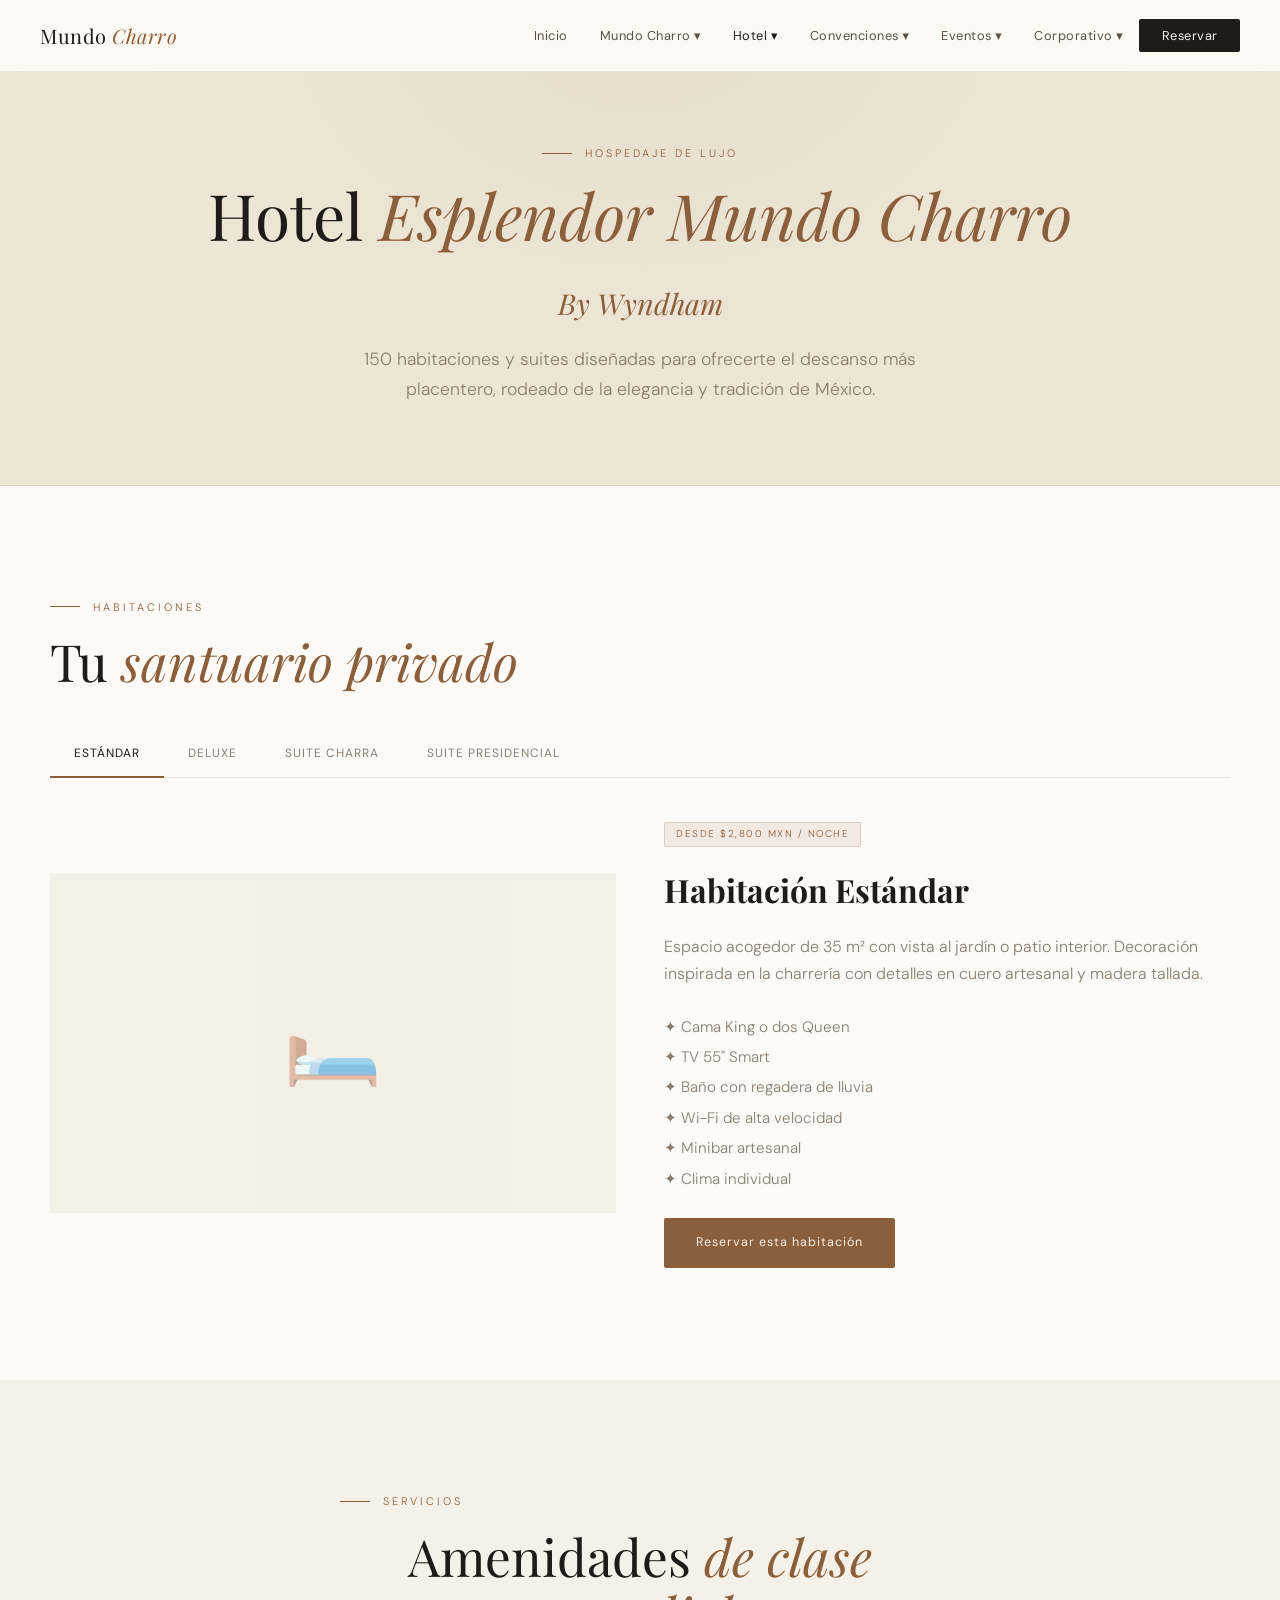
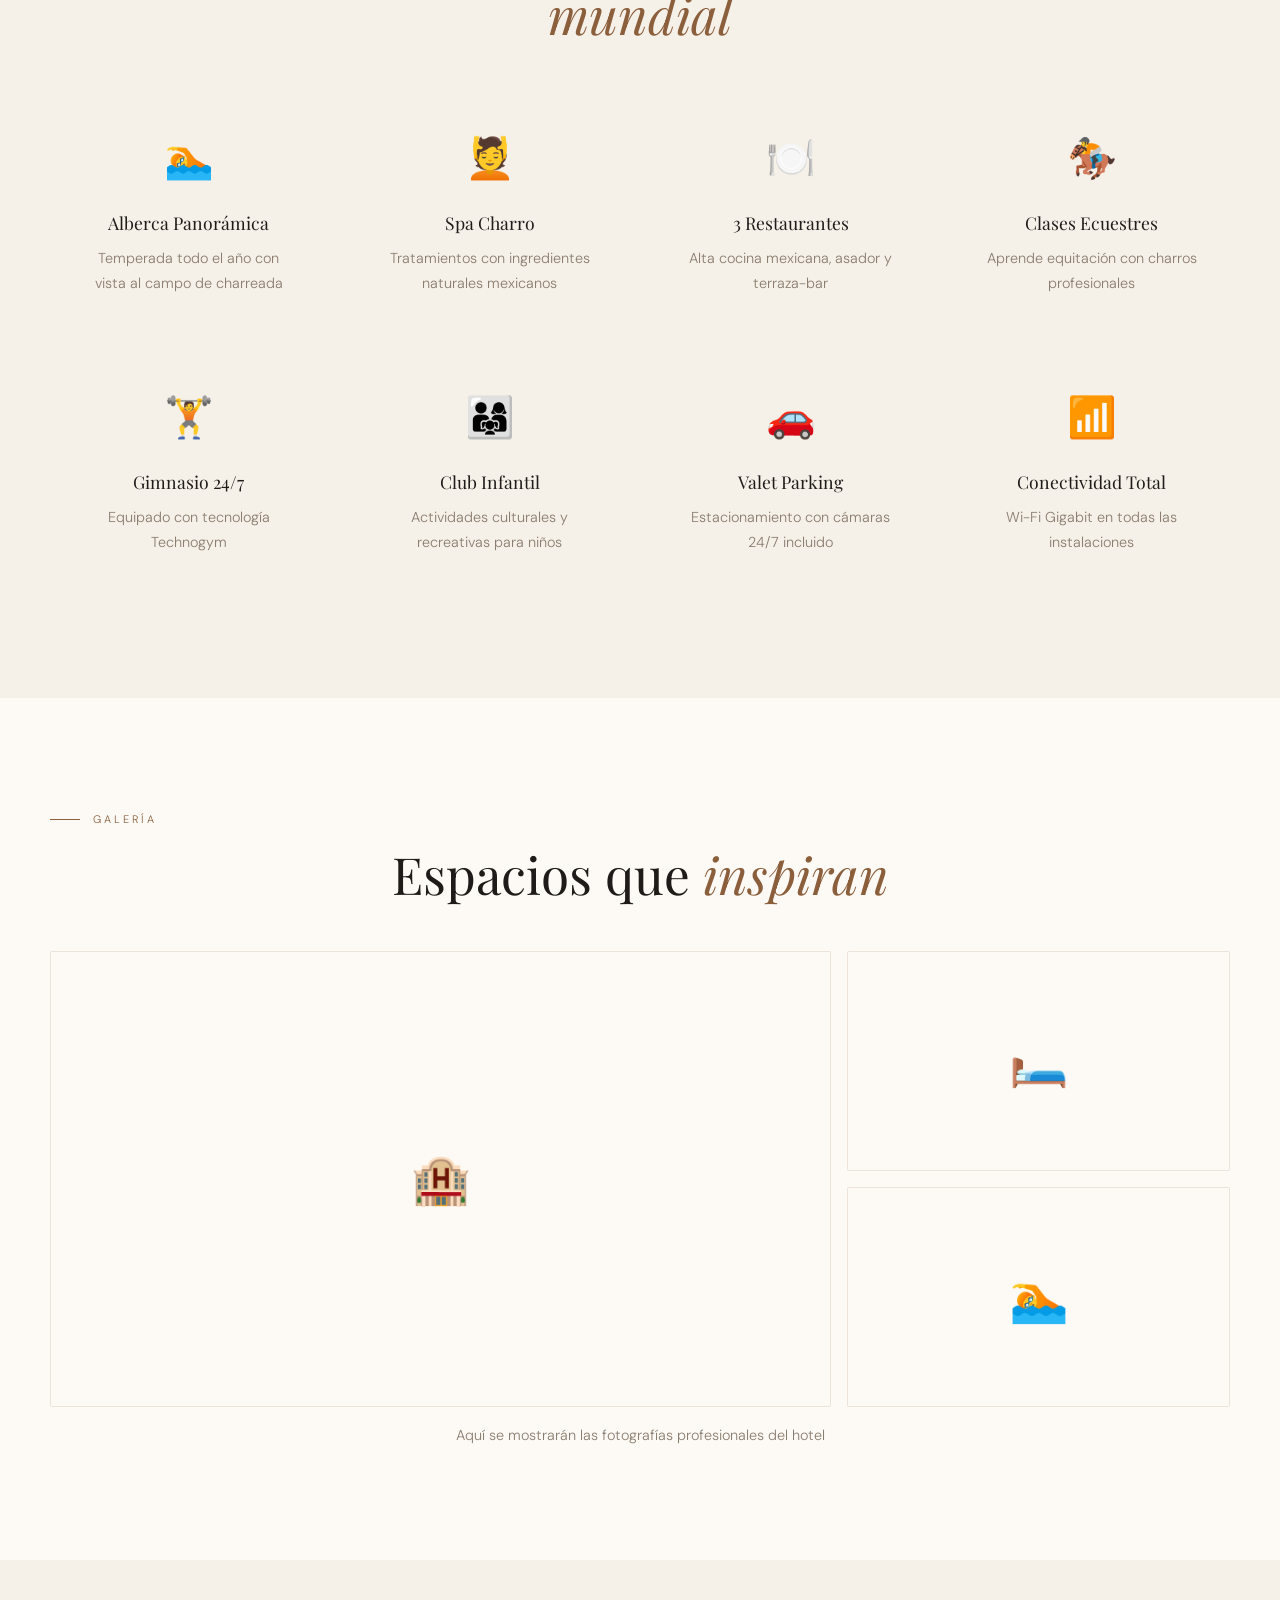
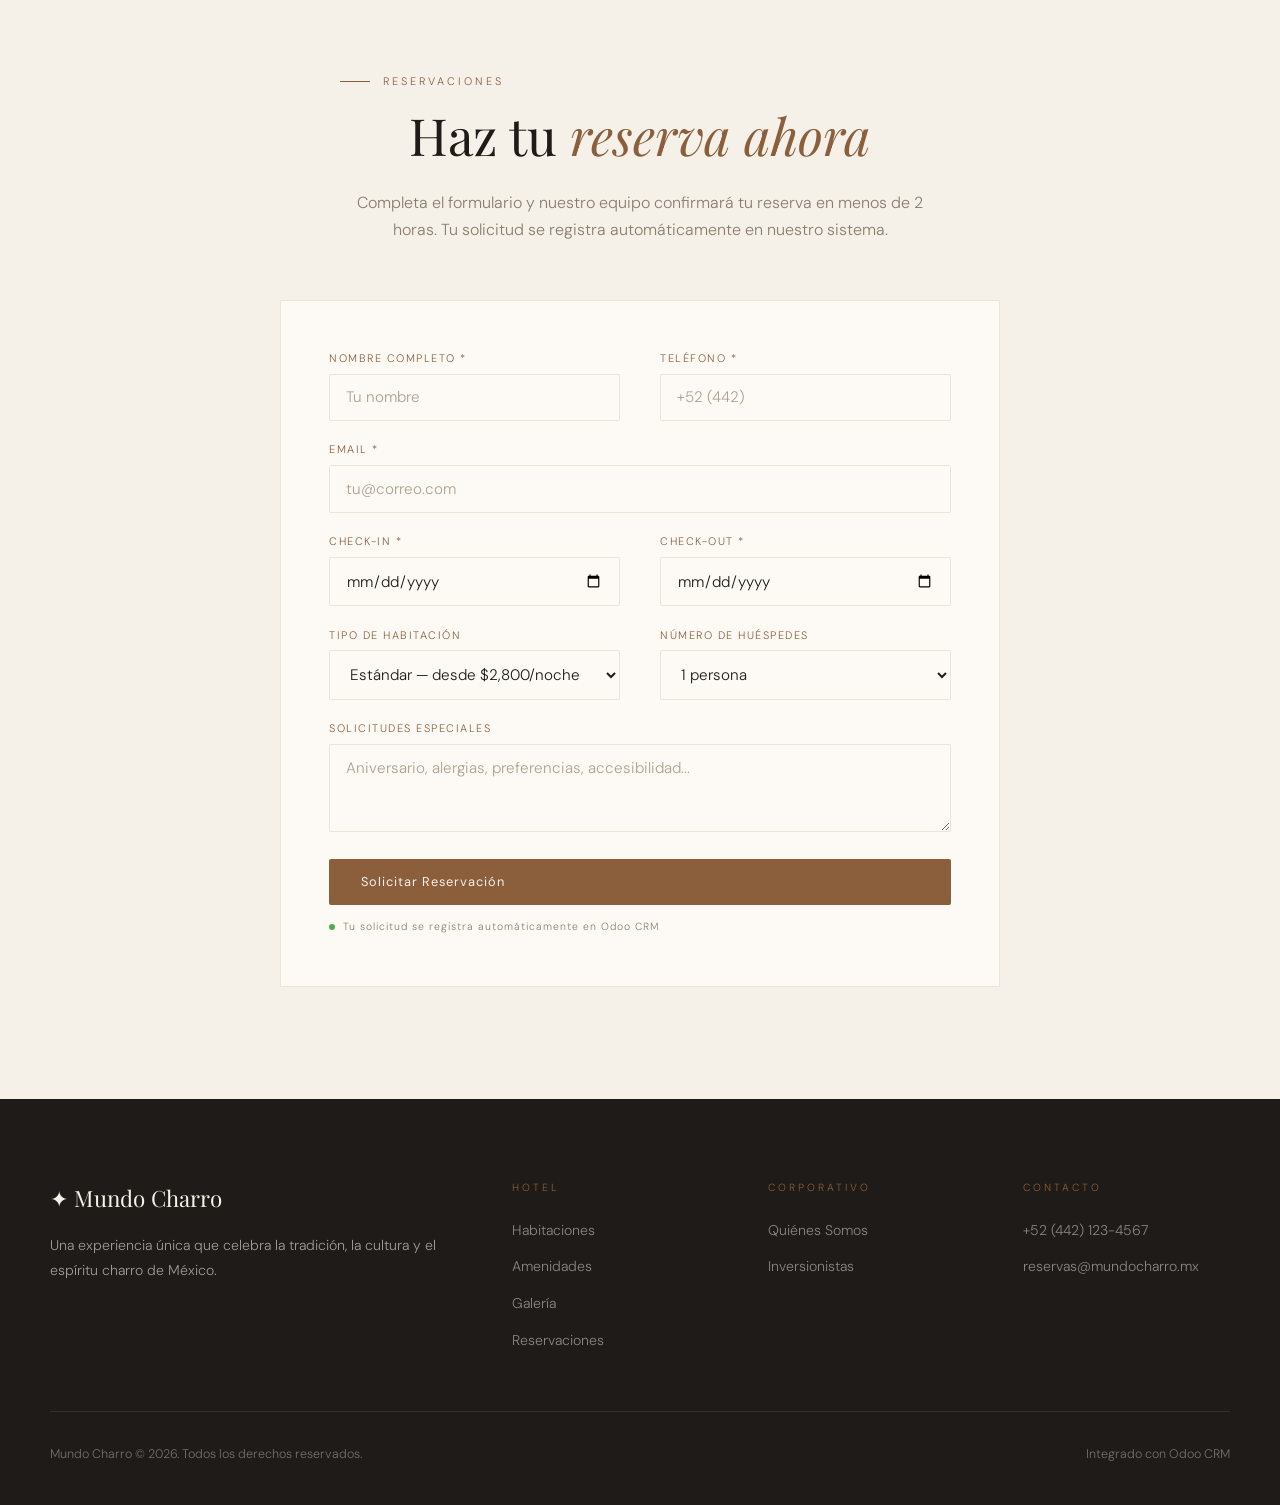
<file: hotel.html>
<!DOCTYPE html>
<html lang="es">
<head>
  <meta charset="UTF-8">
  <meta name="viewport" content="width=device-width, initial-scale=1.0">
  <title>Hotel — Esplendor</title>
  <meta name="description" content="Hotel de gran lujo en Mundo Charro. 150 habitaciones y suites con la elegancia de la tradición charra.">
  <link rel="stylesheet" href="css/style.css">
</head>
<body>

<nav class="navbar">
  <a href="index.html" class="logo"><span class="logo-text">Mundo<span> Charro</span></span></a>
  <ul class="nav-menu" id="nav-menu">
    <li class="nav-item"><a href="index.html" class="nav-link">Inicio</a></li>
    <li class="nav-item"><a href="mundo-charro.html" class="nav-link">Mundo Charro ▾</a><div class="dropdown-menu"><a href="mundo-charro.html#historia">Historia</a><a href="mundo-charro.html#cultura">Cultura</a><a href="mundo-charro.html#ecosistema">El Ecosistema</a><a href="mundo-charro.html#ubicacion">Ubicación</a></div></li>
    <li class="nav-item"><a href="hotel.html" class="nav-link active">Hotel ▾</a><div class="dropdown-menu"><a href="#habitaciones">Habitaciones</a><a href="#amenidades">Amenidades</a><a href="#galeria">Galería</a><a href="#reservas">Reservaciones</a></div></li>
    <li class="nav-item"><a href="convenciones.html" class="nav-link">Convenciones ▾</a><div class="dropdown-menu"><a href="convenciones.html#espacios">Espacios</a><a href="convenciones.html#propuesta">Solicitar Propuesta</a></div></li>
    <li class="nav-item"><a href="eventos.html" class="nav-link">Eventos ▾</a><div class="dropdown-menu"><a href="eventos.html#fifa">Copa Mundial FIFA</a><a href="eventos.html#boletos">Comprar Boletos</a></div></li>
    <li class="nav-item"><a href="corporativo.html" class="nav-link">Corporativo ▾</a><div class="dropdown-menu"><a href="corporativo.html#quienes">Quiénes Somos</a><a href="corporativo.html#inversionistas">Inversionistas</a></div></li>
    <li class="nav-item"><a href="#reservas" class="nav-link nav-cta">Reservar</a></li>
  </ul>
  <button class="hamburger" id="hamburger"><span></span><span></span><span></span></button>
</nav>

<!-- PAGE HEADER -->
<div class="page-header">
  <div class="page-header-content">
    <div class="section-eyebrow" style="justify-content:center">Hospedaje de lujo</div>
    <h1 class="section-title" style="font-size:clamp(2.5rem,5vw,4.5rem)">Hotel <em>Esplendor Mundo Charro</em><br><em style="font-size:0.45em">By Wyndham</em></h1>
    <p style="color:var(--text-muted);max-width:560px;margin:0 auto;font-size:1.1rem">150 habitaciones y suites diseñadas para ofrecerte el descanso más placentero, rodeado de la elegancia y tradición de México.</p>
  </div>
</div>

<!-- HABITACIONES -->
<section class="section section-darkerer" id="habitaciones">
  <div class="container">
    <div class="reveal">
      <div class="section-eyebrow">Habitaciones</div>
      <h2 class="section-title">Tu <em>santuario privado</em></h2>
      <div class="gold-divider"></div>
    </div>

    <div class="tab-group" style="margin-top:2.5rem">
      <div class="tab-nav">
        <button class="tab-btn active" data-tab="estandar">Estándar</button>
        <button class="tab-btn" data-tab="deluxe">Deluxe</button>
        <button class="tab-btn" data-tab="suite">Suite Charra</button>
        <button class="tab-btn" data-tab="presidencial">Suite Presidencial</button>
      </div>

      <div id="tab-estandar" class="tab-panel active">
        <div class="grid-2" style="align-items:center;gap:3rem">
          <div>
            <div class="card-img-placeholder" style="height:340px;font-size:5rem">🛏️</div>
          </div>
          <div>
            <div class="badge badge-terra" style="margin-bottom:1rem">Desde $2,800 MXN / noche</div>
            <h3 style="font-family:var(--font-display);font-size:2rem;color:var(--charcoal);margin-bottom:1rem">Habitación Estándar</h3>
            <p style="color:var(--text-muted);margin-bottom:1.5rem">Espacio acogedor de 35 m² con vista al jardín o patio interior. Decoración inspirada en la charrería con detalles en cuero artesanal y madera tallada.</p>
            <ul style="color:var(--text-muted);list-style:none;font-size:0.95rem;line-height:2">
              <li>✦ Cama King o dos Queen</li>
              <li>✦ TV 55" Smart</li>
              <li>✦ Baño con regadera de lluvia</li>
              <li>✦ Wi-Fi de alta velocidad</li>
              <li>✦ Minibar artesanal</li>
              <li>✦ Clima individual</li>
            </ul>
            <a href="#reservas" class="btn btn-terra" style="margin-top:1.5rem">Reservar esta habitación</a>
          </div>
        </div>
      </div>

      <div id="tab-deluxe" class="tab-panel">
        <div class="grid-2" style="align-items:center;gap:3rem">
          <div>
            <div class="card-img-placeholder" style="height:340px;font-size:5rem">🌿</div>
          </div>
          <div>
            <div class="badge badge-terra" style="margin-bottom:1rem">Desde $4,200 MXN / noche</div>
            <h3 style="font-family:var(--font-display);font-size:2rem;color:var(--charcoal);margin-bottom:1rem">Habitación Deluxe</h3>
            <p style="color:var(--text-muted);margin-bottom:1.5rem">48 m² con balcón privado y vista al campo de charreada. Acabados premium en mosaico talavera y herrería artesanal.</p>
            <ul style="color:var(--text-muted);list-style:none;font-size:0.95rem;line-height:2">
              <li>✦ Cama King Size premium</li>
              <li>✦ Balcón privado con vista a lienzo</li>
              <li>✦ Bañera de hidromasaje</li>
              <li>✦ Sala de estar</li>
              <li>✦ Servicio a cuartos 24/7</li>
              <li>✦ Desayuno incluido</li>
            </ul>
            <a href="#reservas" class="btn btn-terra" style="margin-top:1.5rem">Reservar esta habitación</a>
          </div>
        </div>
      </div>

      <div id="tab-suite" class="tab-panel">
        <div class="grid-2" style="align-items:center;gap:3rem">
          <div>
            <div class="card-img-placeholder" style="height:340px;font-size:5rem">⭐</div>
          </div>
          <div>
            <div class="badge badge-terra" style="margin-bottom:1rem">Desde $8,500 MXN / noche</div>
            <h3 style="font-family:var(--font-display);font-size:2rem;color:var(--charcoal);margin-bottom:1rem">Suite Charra</h3>
            <p style="color:var(--text-muted);margin-bottom:1.5rem">85 m² de lujo auténtico. Cada suite está dedicada a un estado de la República, con piezas de arte original y artesanías únicas.</p>
            <ul style="color:var(--text-muted);list-style:none;font-size:0.95rem;line-height:2">
              <li>✦ Sala y comedor privados</li>
              <li>✦ Terraza panorámica</li>
              <li>✦ Jacuzzi exterior</li>
              <li>✦ Mayordomo personal</li>
              <li>✦ Cena de bienvenida incluida</li>
              <li>✦ Acceso a Spa Ejecutivo</li>
            </ul>
            <a href="#reservas" class="btn btn-terra" style="margin-top:1.5rem">Reservar esta suite</a>
          </div>
        </div>
      </div>

      <div id="tab-presidencial" class="tab-panel">
        <div class="grid-2" style="align-items:center;gap:3rem">
          <div>
            <div class="card-img-placeholder" style="height:340px;font-size:5rem">👑</div>
          </div>
          <div>
            <div class="badge badge-terra" style="margin-bottom:1rem">Desde $22,000 MXN / noche</div>
            <h3 style="font-family:var(--font-display);font-size:2rem;color:var(--charcoal);margin-bottom:1rem">Suite Presidencial</h3>
            <p style="color:var(--text-muted);margin-bottom:1.5rem">200 m² de grandeza absoluta en el piso ejecutivo. La experiencia definitiva con acceso exclusivo y servicio inigualable.</p>
            <ul style="color:var(--text-muted);list-style:none;font-size:0.95rem;line-height:2">
              <li>✦ 2 recámaras + sala de negocios</li>
              <li>✦ Rooftop privado con alberca</li>
              <li>✦ Chef privado disponible</li>
              <li>✦ Traslado en camioneta privada</li>
              <li>✦ All Inclusive Premium</li>
              <li>✦ Acceso VIP a todos los eventos</li>
            </ul>
            <a href="#reservas" class="btn btn-terra" style="margin-top:1.5rem">Solicitar disponibilidad</a>
          </div>
        </div>
      </div>
    </div>
  </div>
</section>

<!-- AMENIDADES -->
<section class="section section-darker" id="amenidades">
  <div class="container">
    <div class="reveal" style="text-align:center;max-width:600px;margin:0 auto 3rem">
      <div class="section-eyebrow">Servicios</div>
      <h2 class="section-title">Amenidades <em>de clase mundial</em></h2>
      <div class="gold-divider" style="margin:1.5rem auto"></div>
    </div>
    <div class="grid-4 reveal">
      <div style="text-align:center;padding:2rem">
        <div style="font-size:2.5rem;margin-bottom:1rem">🏊</div>
        <div style="font-family:var(--font-display);font-size:1.1rem;color:var(--charcoal);margin-bottom:0.5rem">Alberca Panorámica</div>
        <p style="font-size:0.9rem;color:var(--text-muted)">Temperada todo el año con vista al campo de charreada</p>
      </div>
      <div style="text-align:center;padding:2rem">
        <div style="font-size:2.5rem;margin-bottom:1rem">💆</div>
        <div style="font-family:var(--font-display);font-size:1.1rem;color:var(--charcoal);margin-bottom:0.5rem">Spa Charro</div>
        <p style="font-size:0.9rem;color:var(--text-muted)">Tratamientos con ingredientes naturales mexicanos</p>
      </div>
      <div style="text-align:center;padding:2rem">
        <div style="font-size:2.5rem;margin-bottom:1rem">🍽️</div>
        <div style="font-family:var(--font-display);font-size:1.1rem;color:var(--charcoal);margin-bottom:0.5rem">3 Restaurantes</div>
        <p style="font-size:0.9rem;color:var(--text-muted)">Alta cocina mexicana, asador y terraza-bar</p>
      </div>
      <div style="text-align:center;padding:2rem">
        <div style="font-size:2.5rem;margin-bottom:1rem">🏇</div>
        <div style="font-family:var(--font-display);font-size:1.1rem;color:var(--charcoal);margin-bottom:0.5rem">Clases Ecuestres</div>
        <p style="font-size:0.9rem;color:var(--text-muted)">Aprende equitación con charros profesionales</p>
      </div>
      <div style="text-align:center;padding:2rem">
        <div style="font-size:2.5rem;margin-bottom:1rem">🏋️</div>
        <div style="font-family:var(--font-display);font-size:1.1rem;color:var(--charcoal);margin-bottom:0.5rem">Gimnasio 24/7</div>
        <p style="font-size:0.9rem;color:var(--text-muted)">Equipado con tecnología Technogym</p>
      </div>
      <div style="text-align:center;padding:2rem">
        <div style="font-size:2.5rem;margin-bottom:1rem">👨‍👩‍👧</div>
        <div style="font-family:var(--font-display);font-size:1.1rem;color:var(--charcoal);margin-bottom:0.5rem">Club Infantil</div>
        <p style="font-size:0.9rem;color:var(--text-muted)">Actividades culturales y recreativas para niños</p>
      </div>
      <div style="text-align:center;padding:2rem">
        <div style="font-size:2.5rem;margin-bottom:1rem">🚗</div>
        <div style="font-family:var(--font-display);font-size:1.1rem;color:var(--charcoal);margin-bottom:0.5rem">Valet Parking</div>
        <p style="font-size:0.9rem;color:var(--text-muted)">Estacionamiento con cámaras 24/7 incluido</p>
      </div>
      <div style="text-align:center;padding:2rem">
        <div style="font-size:2.5rem;margin-bottom:1rem">📶</div>
        <div style="font-family:var(--font-display);font-size:1.1rem;color:var(--charcoal);margin-bottom:0.5rem">Conectividad Total</div>
        <p style="font-size:0.9rem;color:var(--text-muted)">Wi-Fi Gigabit en todas las instalaciones</p>
      </div>
    </div>
  </div>
</section>

<!-- GALERÍA -->
<section class="section section-darkerer" id="galeria">
  <div class="container reveal">
    <div style="text-align:center;margin-bottom:3rem">
      <div class="section-eyebrow">Galería</div>
      <h2 class="section-title">Espacios que <em>inspiran</em></h2>
    </div>
    <div style="display:grid;grid-template-columns:repeat(3,1fr);grid-template-rows:repeat(2,220px);gap:1rem">
      <div style="background:var(--white);border:1px solid var(--border);display:flex;align-items:center;justify-content:center;font-size:3rem;grid-column:span 2;grid-row:span 2;border-radius:2px">🏨</div>
      <div style="background:var(--white);border:1px solid var(--border);display:flex;align-items:center;justify-content:center;font-size:3rem;border-radius:2px">🛏️</div>
      <div style="background:var(--white);border:1px solid var(--border);display:flex;align-items:center;justify-content:center;font-size:3rem;border-radius:2px">🏊</div>
    </div>
    <p style="text-align:center;color:var(--text-muted);margin-top:1rem;font-size:0.9rem">Aquí se mostrarán las fotografías profesionales del hotel</p>
  </div>
</section>

<!-- RESERVAS -->
<section class="section section-darker" id="reservas">
  <div class="container">
    <div style="text-align:center;max-width:600px;margin:0 auto 3.5rem" class="reveal">
      <div class="section-eyebrow">Reservaciones</div>
      <h2 class="section-title">Haz tu <em>reserva ahora</em></h2>
      <div class="gold-divider" style="margin:1.5rem auto"></div>
      <p style="color:var(--text-muted)">Completa el formulario y nuestro equipo confirmará tu reserva en menos de 2 horas. Tu solicitud se registra automáticamente en nuestro sistema.</p>
    </div>
    <div style="max-width:720px;margin:0 auto;background:var(--white);border:1px solid var(--border);padding:3rem" class="reveal">
      <form onsubmit="submitHotelReserva(event)">
        <div class="grid-2">
          <div class="form-group">
            <label class="form-label">Nombre completo *</label>
            <input type="text" name="nombre" class="form-control" placeholder="Tu nombre" required>
          </div>
          <div class="form-group">
            <label class="form-label">Teléfono *</label>
            <input type="tel" name="telefono" class="form-control" placeholder="+52 (442)" required>
          </div>
        </div>
        <div class="form-group">
          <label class="form-label">Email *</label>
          <input type="email" name="email" class="form-control" placeholder="tu@correo.com" required>
        </div>
        <div class="grid-2">
          <div class="form-group">
            <label class="form-label">Check-in *</label>
            <input type="date" name="checkin" class="form-control" required>
          </div>
          <div class="form-group">
            <label class="form-label">Check-out *</label>
            <input type="date" name="checkout" class="form-control" required>
          </div>
        </div>
        <div class="grid-2">
          <div class="form-group">
            <label class="form-label">Tipo de habitación</label>
            <select name="habitacion" class="form-control">
              <option value="Estándar">Estándar — desde $2,800/noche</option>
              <option value="Deluxe">Deluxe — desde $4,200/noche</option>
              <option value="Suite Charra">Suite Charra — desde $8,500/noche</option>
              <option value="Suite Presidencial">Suite Presidencial — desde $22,000/noche</option>
            </select>
          </div>
          <div class="form-group">
            <label class="form-label">Número de huéspedes</label>
            <select name="huespedes" class="form-control">
              <option>1 persona</option>
              <option>2 personas</option>
              <option>3 personas</option>
              <option>4 personas</option>
              <option>Más de 4</option>
            </select>
          </div>
        </div>
        <div class="form-group">
          <label class="form-label">Solicitudes especiales</label>
          <textarea name="notas" class="form-control" rows="3" placeholder="Aniversario, alergias, preferencias, accesibilidad..."></textarea>
        </div>
        <button type="submit" class="btn btn-terra" style="width:100%;font-size:0.8rem">
          Solicitar Reservación
        </button>
        <div class="odoo-badge" style="justify-content:center;margin-top:0.8rem">
          <span class="odoo-dot"></span> Tu solicitud se registra automáticamente en Odoo CRM
        </div>
      </form>
    </div>
  </div>
</section>

<!-- FOOTER -->
<footer>
  <div class="container">
    <div class="footer-grid">
      <div class="footer-brand"><div class="logo-text">✦ Mundo Charro</div><p class="footer-desc">Una experiencia única que celebra la tradición, la cultura y el espíritu charro de México.</p></div>
      <div><div class="footer-heading">Hotel</div><ul class="footer-links"><li><a href="#habitaciones">Habitaciones</a></li><li><a href="#amenidades">Amenidades</a></li><li><a href="#galeria">Galería</a></li><li><a href="#reservas">Reservaciones</a></li></ul></div>
      <div><div class="footer-heading">Corporativo</div><ul class="footer-links"><li><a href="corporativo.html#quienes">Quiénes Somos</a></li><li><a href="corporativo.html#inversionistas">Inversionistas</a></li></ul></div>
      <div><div class="footer-heading">Contacto</div><ul class="footer-links"><li><a href="tel:+524421234567">+52 (442) 123-4567</a></li><li><a href="mailto:reservas@mundocharro.mx">reservas@mundocharro.mx</a></li></ul></div>
    </div>
    <div class="footer-bottom"><span>Mundo Charro © 2026. Todos los derechos reservados.</span><span>Integrado con Odoo CRM</span></div>
  </div>
</footer>

<script src="js/main.js"></script>
</body>
</html>
</file>
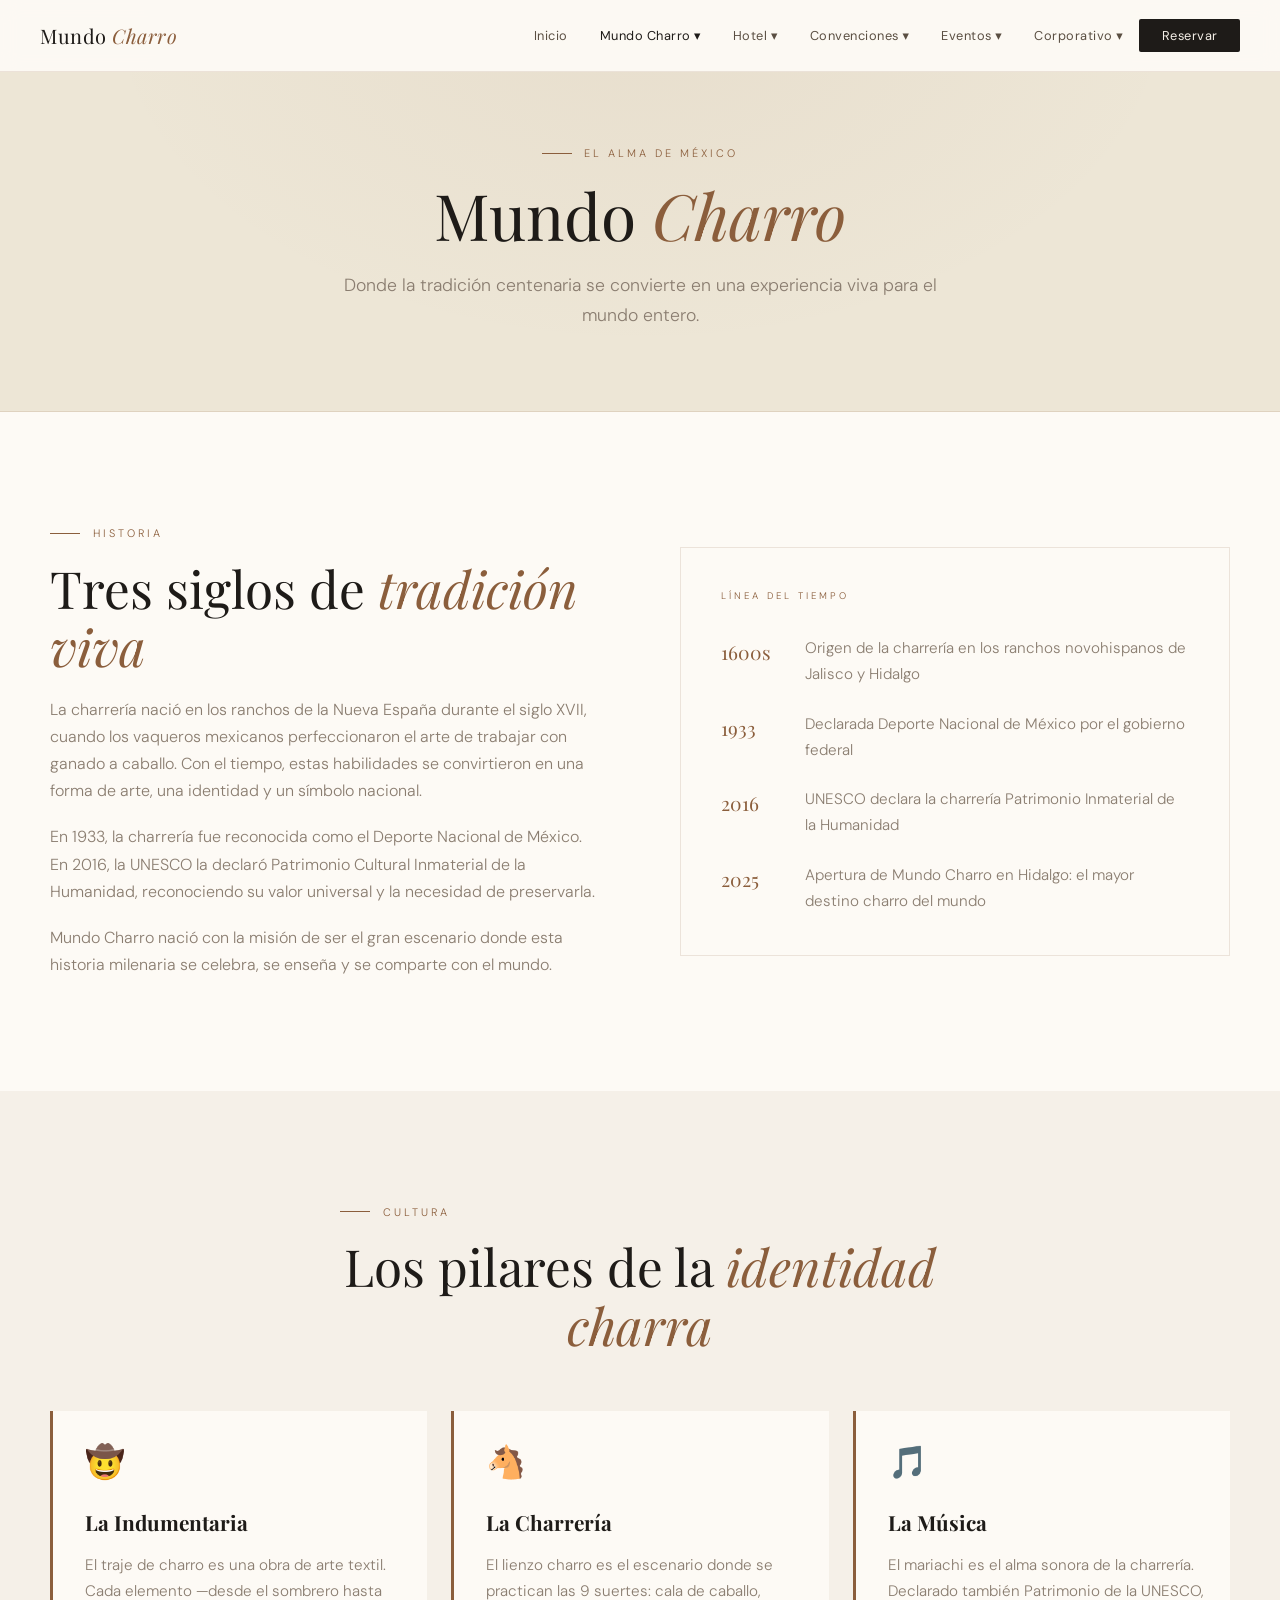
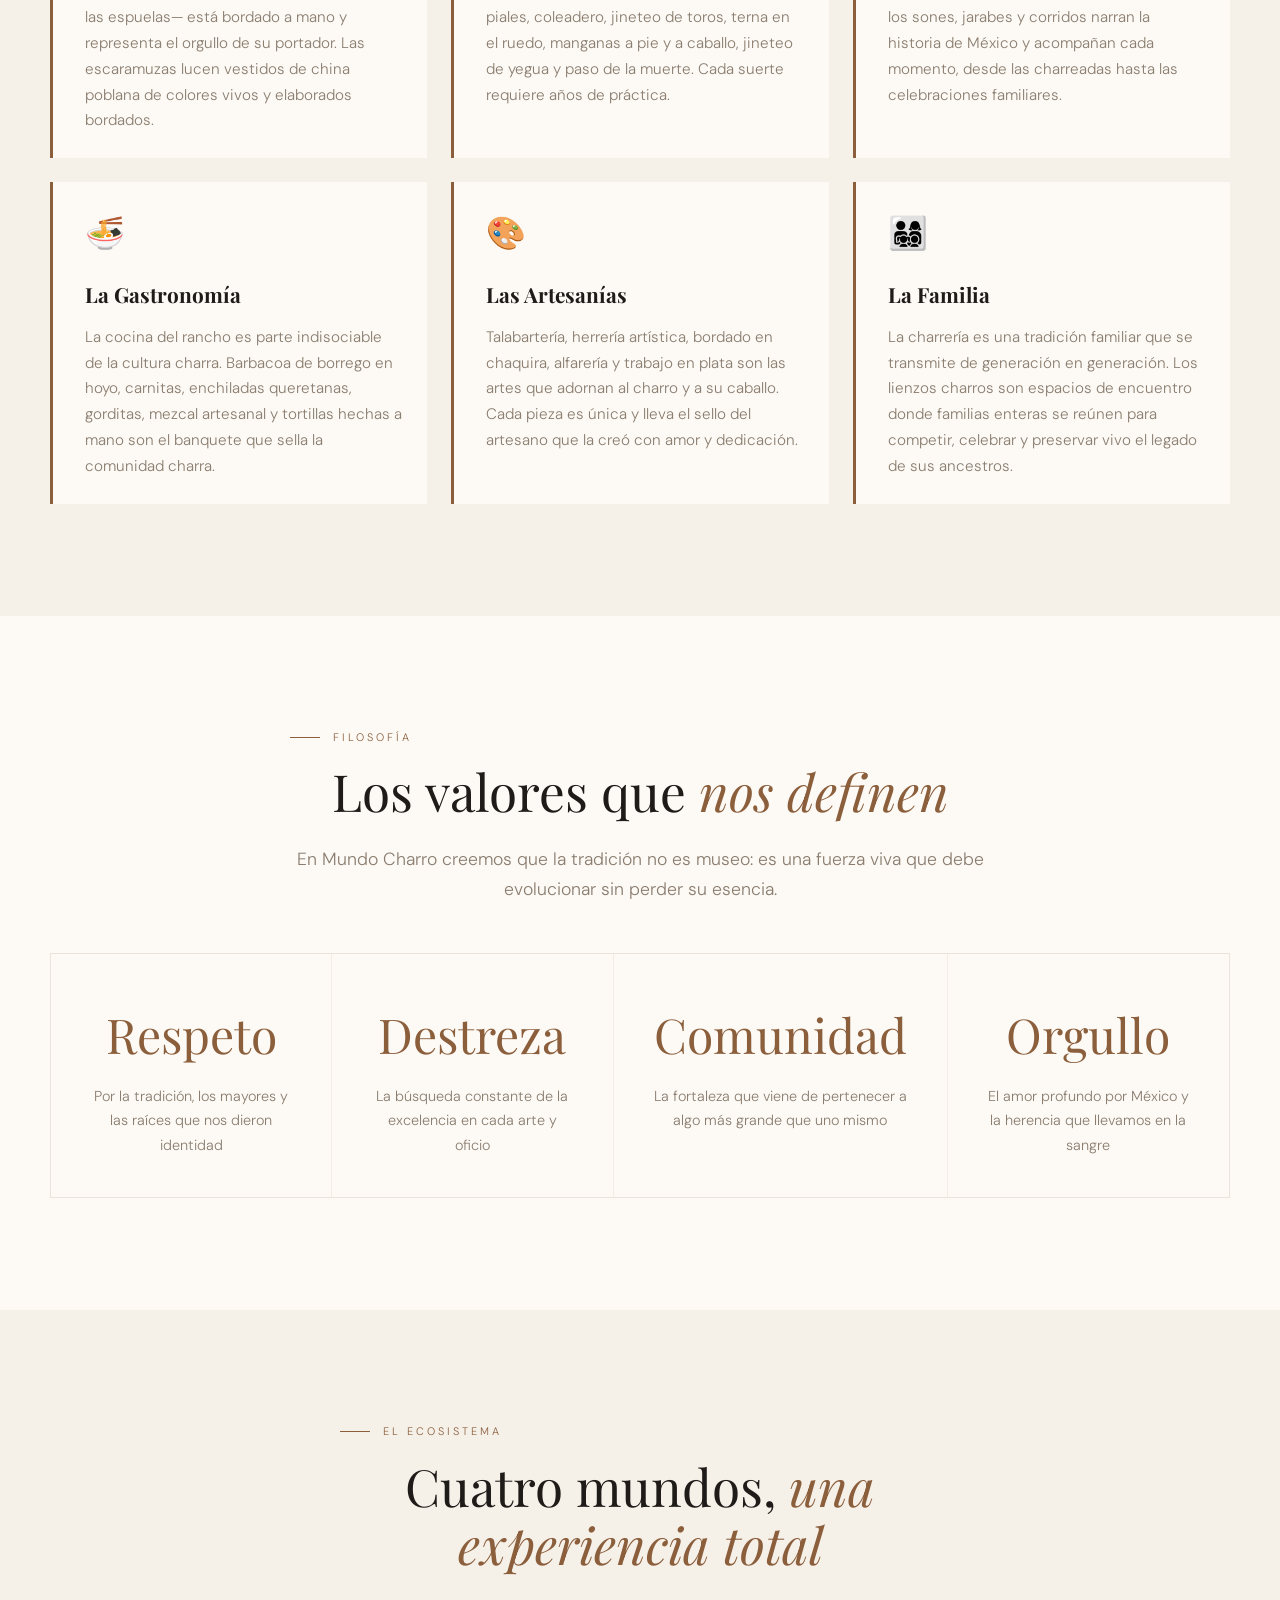
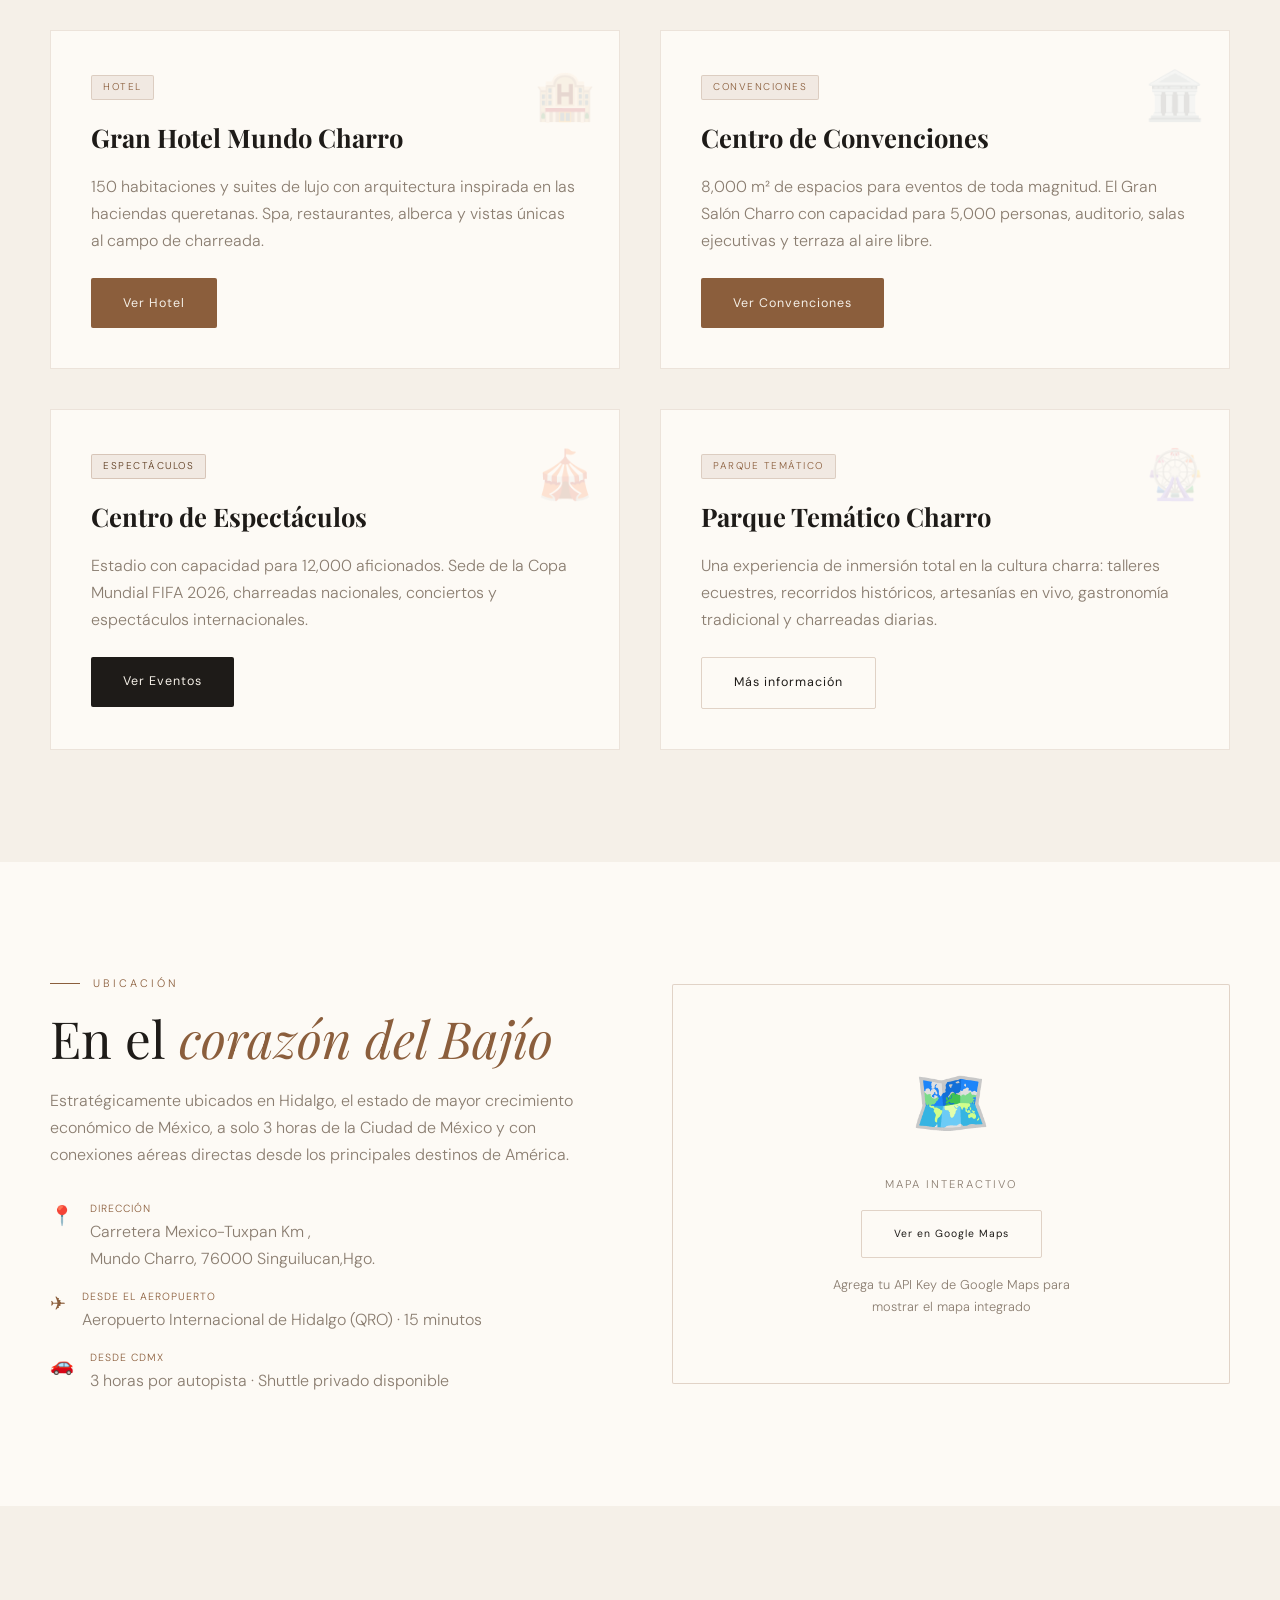
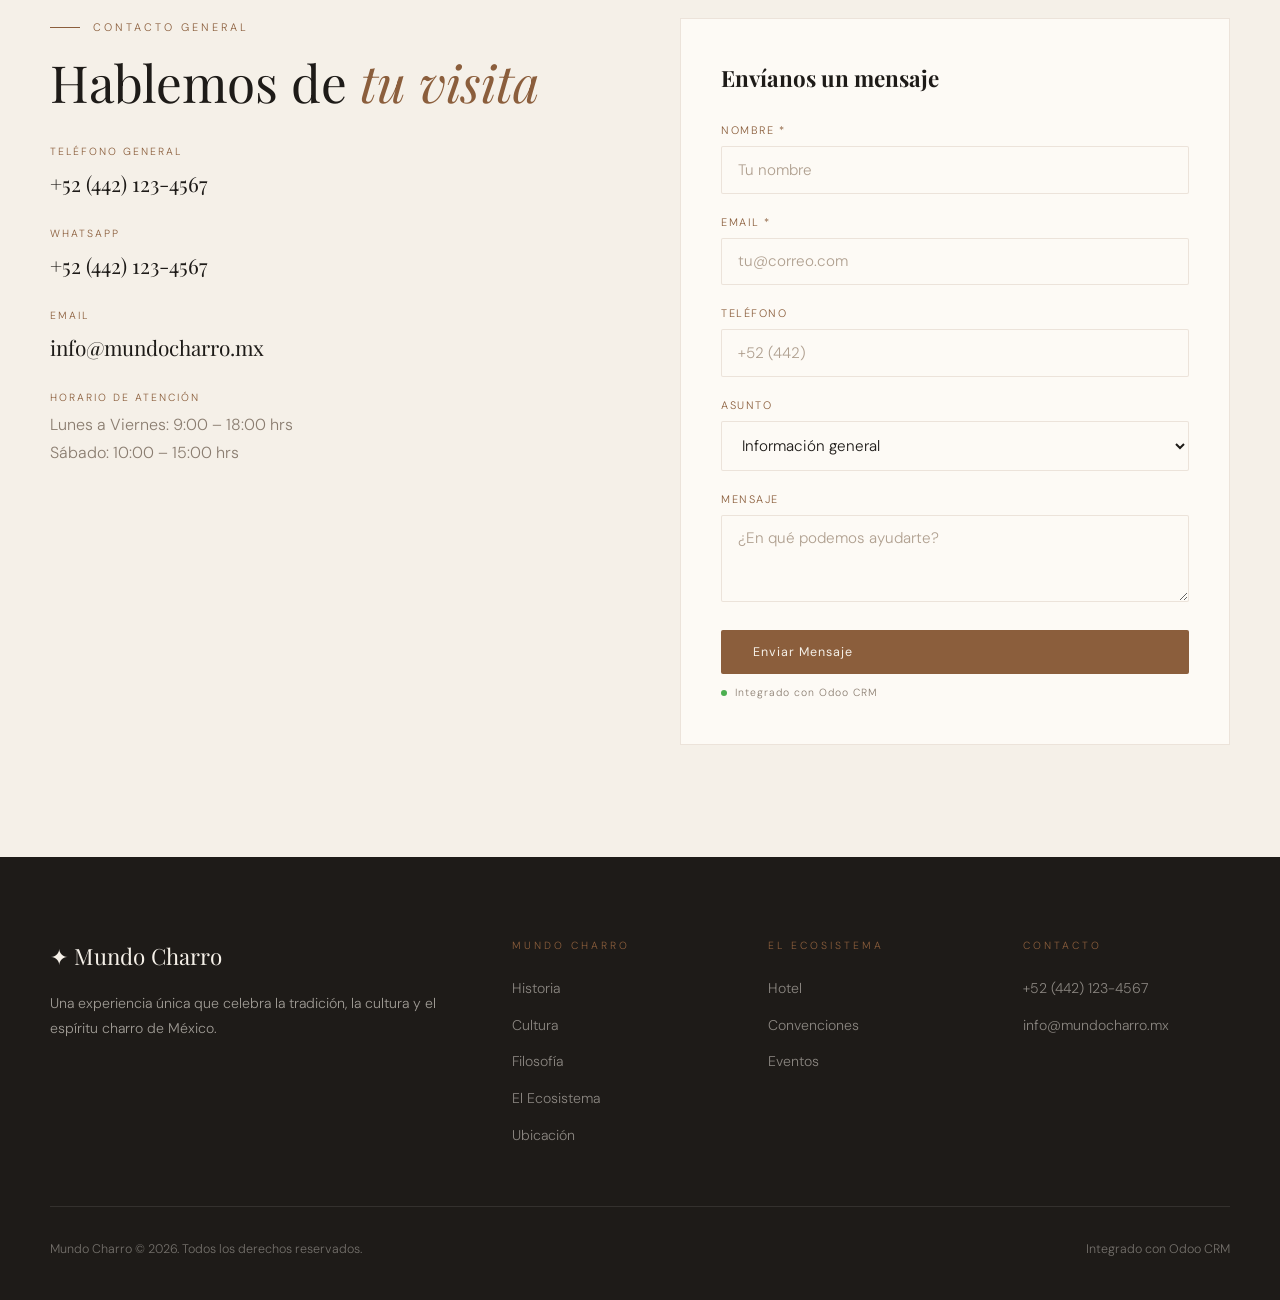
<file: mundo-charro.html>
<!DOCTYPE html>
<html lang="es">
<head>
  <meta charset="UTF-8">
  <meta name="viewport" content="width=device-width, initial-scale=1.0">
  <title>Mundo Charro — Historia, Cultura y Filosofía</title>
  <link rel="stylesheet" href="css/style.css">
</head>
<body>

<nav class="navbar">
  <a href="index.html" class="logo"><span class="logo-text">Mundo<span> Charro</span></span></a>
  <ul class="nav-menu" id="nav-menu">
    <li class="nav-item"><a href="index.html" class="nav-link">Inicio</a></li>
    <li class="nav-item"><a href="mundo-charro.html" class="nav-link active">Mundo Charro ▾</a><div class="dropdown-menu"><a href="#historia">Historia</a><a href="#cultura">Cultura</a><a href="#filosofia">Filosofía</a><a href="#ecosistema">El Ecosistema</a><a href="#ubicacion">Ubicación</a><a href="#contacto">Contacto</a></div></li>
    <li class="nav-item"><a href="hotel.html" class="nav-link">Hotel ▾</a><div class="dropdown-menu"><a href="hotel.html#habitaciones">Habitaciones</a><a href="hotel.html#reservas">Reservaciones</a></div></li>
    <li class="nav-item"><a href="convenciones.html" class="nav-link">Convenciones ▾</a><div class="dropdown-menu"><a href="convenciones.html#espacios">Espacios</a><a href="convenciones.html#propuesta">Solicitar Propuesta</a></div></li>
    <li class="nav-item"><a href="eventos.html" class="nav-link">Eventos ▾</a><div class="dropdown-menu"><a href="eventos.html#fifa">Copa Mundial FIFA</a><a href="eventos.html#boletos">Boletos</a></div></li>
    <li class="nav-item"><a href="corporativo.html" class="nav-link">Corporativo ▾</a><div class="dropdown-menu"><a href="corporativo.html#quienes">Quiénes Somos</a></div></li>
    <li class="nav-item"><a href="hotel.html#reservas" class="nav-link nav-cta">Reservar</a></li>
  </ul>
  <button class="hamburger" id="hamburger"><span></span><span></span><span></span></button>
</nav>

<div class="page-header">
  <div class="page-header-content">
    <div class="section-eyebrow" style="justify-content:center">El Alma de México</div>
    <h1 class="section-title" style="font-size:clamp(2.5rem,5vw,5rem)">Mundo <em>Charro</em></h1>
    <p style="color:var(--text-muted);max-width:600px;margin:0 auto;font-size:1.1rem">Donde la tradición centenaria se convierte en una experiencia viva para el mundo entero.</p>
  </div>
</div>

<!-- HISTORIA -->
<section class="section section-darkerer" id="historia">
  <div class="container">
    <div class="grid-2" style="align-items:center;gap:5rem">
      <div class="reveal">
        <div class="section-eyebrow">Historia</div>
        <h2 class="section-title">Tres siglos de <em>tradición viva</em></h2>
        <div class="gold-divider"></div>
        <p style="color:var(--text-muted);margin-bottom:1.2rem">La charrería nació en los ranchos de la Nueva España durante el siglo XVII, cuando los vaqueros mexicanos perfeccionaron el arte de trabajar con ganado a caballo. Con el tiempo, estas habilidades se convirtieron en una forma de arte, una identidad y un símbolo nacional.</p>
        <p style="color:var(--text-muted);margin-bottom:1.2rem">En 1933, la charrería fue reconocida como el Deporte Nacional de México. En 2016, la UNESCO la declaró Patrimonio Cultural Inmaterial de la Humanidad, reconociendo su valor universal y la necesidad de preservarla.</p>
        <p style="color:var(--text-muted)">Mundo Charro nació con la misión de ser el gran escenario donde esta historia milenaria se celebra, se enseña y se comparte con el mundo.</p>
      </div>
      <div class="reveal" style="transition-delay:0.2s">
        <div style="background:var(--white);border:1px solid var(--border);padding:2.5rem">
          <div style="font-family:var(--font-ui);font-size:0.6rem;letter-spacing:3px;text-transform:uppercase;color:var(--terra);margin-bottom:2rem">Línea del Tiempo</div>
          <div style="display:flex;flex-direction:column;gap:1.5rem">
            <div style="display:flex;gap:1.5rem">
              <div style="font-family:var(--font-display);font-size:1.2rem;color:var(--terra);min-width:60px">1600s</div>
              <div style="color:var(--text-muted);font-size:0.95rem">Origen de la charrería en los ranchos novohispanos de Jalisco y Hidalgo</div>
            </div>
            <div style="display:flex;gap:1.5rem">
              <div style="font-family:var(--font-display);font-size:1.2rem;color:var(--terra);min-width:60px">1933</div>
              <div style="color:var(--text-muted);font-size:0.95rem">Declarada Deporte Nacional de México por el gobierno federal</div>
            </div>
            <div style="display:flex;gap:1.5rem">
              <div style="font-family:var(--font-display);font-size:1.2rem;color:var(--terra);min-width:60px">2016</div>
              <div style="color:var(--text-muted);font-size:0.95rem">UNESCO declara la charrería Patrimonio Inmaterial de la Humanidad</div>
            </div>
            <div style="display:flex;gap:1.5rem">
              <div style="font-family:var(--font-display);font-size:1.2rem;color:var(--terra);min-width:60px">2025</div>
              <div style="color:var(--text-muted);font-size:0.95rem">Apertura de Mundo Charro en Hidalgo: el mayor destino charro del mundo</div>
            </div>
          </div>
        </div>
      </div>
    </div>
  </div>
</section>

<!-- CULTURA -->
<section class="section section-darker" id="cultura">
  <div class="container">
    <div style="text-align:center;max-width:600px;margin:0 auto 3.5rem" class="reveal">
      <div class="section-eyebrow">Cultura</div>
      <h2 class="section-title">Los pilares de la <em>identidad charra</em></h2>
    </div>
    <div class="grid-3 reveal">
      <div style="border-left:3px solid var(--terra);padding:1.5rem 1.5rem 1.5rem 2rem;background:var(--white)">
        <div style="font-size:2rem;margin-bottom:1rem">🤠</div>
        <h3 style="font-family:var(--font-display);font-size:1.3rem;color:var(--charcoal);margin-bottom:0.8rem">La Indumentaria</h3>
        <p style="color:var(--text-muted);font-size:0.95rem">El traje de charro es una obra de arte textil. Cada elemento —desde el sombrero hasta las espuelas— está bordado a mano y representa el orgullo de su portador. Las escaramuzas lucen vestidos de china poblana de colores vivos y elaborados bordados.</p>
      </div>
      <div style="border-left:3px solid var(--terra);padding:1.5rem 1.5rem 1.5rem 2rem;background:var(--white)">
        <div style="font-size:2rem;margin-bottom:1rem">🐴</div>
        <h3 style="font-family:var(--font-display);font-size:1.3rem;color:var(--charcoal);margin-bottom:0.8rem">La Charrería</h3>
        <p style="color:var(--text-muted);font-size:0.95rem">El lienzo charro es el escenario donde se practican las 9 suertes: cala de caballo, piales, coleadero, jineteo de toros, terna en el ruedo, manganas a pie y a caballo, jineteo de yegua y paso de la muerte. Cada suerte requiere años de práctica.</p>
      </div>
      <div style="border-left:3px solid var(--terra);padding:1.5rem 1.5rem 1.5rem 2rem;background:var(--white)">
        <div style="font-size:2rem;margin-bottom:1rem">🎵</div>
        <h3 style="font-family:var(--font-display);font-size:1.3rem;color:var(--charcoal);margin-bottom:0.8rem">La Música</h3>
        <p style="color:var(--text-muted);font-size:0.95rem">El mariachi es el alma sonora de la charrería. Declarado también Patrimonio de la UNESCO, los sones, jarabes y corridos narran la historia de México y acompañan cada momento, desde las charreadas hasta las celebraciones familiares.</p>
      </div>
      <div style="border-left:3px solid var(--terra);padding:1.5rem 1.5rem 1.5rem 2rem;background:var(--white)">
        <div style="font-size:2rem;margin-bottom:1rem">🍜</div>
        <h3 style="font-family:var(--font-display);font-size:1.3rem;color:var(--charcoal);margin-bottom:0.8rem">La Gastronomía</h3>
        <p style="color:var(--text-muted);font-size:0.95rem">La cocina del rancho es parte indisociable de la cultura charra. Barbacoa de borrego en hoyo, carnitas, enchiladas queretanas, gorditas, mezcal artesanal y tortillas hechas a mano son el banquete que sella la comunidad charra.</p>
      </div>
      <div style="border-left:3px solid var(--terra);padding:1.5rem 1.5rem 1.5rem 2rem;background:var(--white)">
        <div style="font-size:2rem;margin-bottom:1rem">🎨</div>
        <h3 style="font-family:var(--font-display);font-size:1.3rem;color:var(--charcoal);margin-bottom:0.8rem">Las Artesanías</h3>
        <p style="color:var(--text-muted);font-size:0.95rem">Talabartería, herrería artística, bordado en chaquira, alfarería y trabajo en plata son las artes que adornan al charro y a su caballo. Cada pieza es única y lleva el sello del artesano que la creó con amor y dedicación.</p>
      </div>
      <div style="border-left:3px solid var(--terra);padding:1.5rem 1.5rem 1.5rem 2rem;background:var(--white)">
        <div style="font-size:2rem;margin-bottom:1rem">👨‍👩‍👧‍👦</div>
        <h3 style="font-family:var(--font-display);font-size:1.3rem;color:var(--charcoal);margin-bottom:0.8rem">La Familia</h3>
        <p style="color:var(--text-muted);font-size:0.95rem">La charrería es una tradición familiar que se transmite de generación en generación. Los lienzos charros son espacios de encuentro donde familias enteras se reúnen para competir, celebrar y preservar vivo el legado de sus ancestros.</p>
      </div>
    </div>
  </div>
</section>

<!-- FILOSOFÍA -->
<section class="section section-darkerer" id="filosofia">
  <div class="container">
    <div style="text-align:center;max-width:700px;margin:0 auto" class="reveal">
      <div class="section-eyebrow">Filosofía</div>
      <h2 class="section-title">Los valores que <em>nos definen</em></h2>
      <div class="gold-divider" style="margin:1.5rem auto"></div>
      <p style="color:var(--text-muted);font-size:1.1rem;margin-bottom:3rem">En Mundo Charro creemos que la tradición no es museo: es una fuerza viva que debe evolucionar sin perder su esencia.</p>
    </div>
    <div style="display:grid;grid-template-columns:repeat(4,1fr);gap:0;border:1px solid var(--border)" class="reveal">
      <div style="padding:2.5rem;border-right:1px solid rgba(139,94,60,0.08);text-align:center">
        <div style="font-family:var(--font-display);font-size:3rem;color:var(--terra);margin-bottom:0.5rem">Respeto</div>
        <p style="font-size:0.9rem;color:var(--text-muted)">Por la tradición, los mayores y las raíces que nos dieron identidad</p>
      </div>
      <div style="padding:2.5rem;border-right:1px solid rgba(139,94,60,0.08);text-align:center">
        <div style="font-family:var(--font-display);font-size:3rem;color:var(--terra);margin-bottom:0.5rem">Destreza</div>
        <p style="font-size:0.9rem;color:var(--text-muted)">La búsqueda constante de la excelencia en cada arte y oficio</p>
      </div>
      <div style="padding:2.5rem;border-right:1px solid rgba(139,94,60,0.08);text-align:center">
        <div style="font-family:var(--font-display);font-size:3rem;color:var(--terra);margin-bottom:0.5rem">Comunidad</div>
        <p style="font-size:0.9rem;color:var(--text-muted)">La fortaleza que viene de pertenecer a algo más grande que uno mismo</p>
      </div>
      <div style="padding:2.5rem;text-align:center">
        <div style="font-family:var(--font-display);font-size:3rem;color:var(--terra);margin-bottom:0.5rem">Orgullo</div>
        <p style="font-size:0.9rem;color:var(--text-muted)">El amor profundo por México y la herencia que llevamos en la sangre</p>
      </div>
    </div>
  </div>
</section>

<!-- EL ECOSISTEMA -->
<section class="section section-darker" id="ecosistema">
  <div class="container">
    <div style="text-align:center;max-width:600px;margin:0 auto 3.5rem" class="reveal">
      <div class="section-eyebrow">El Ecosistema</div>
      <h2 class="section-title">Cuatro mundos, <em>una experiencia total</em></h2>
    </div>
    <div class="grid-2 reveal">
      <div style="background:var(--white);border:1px solid var(--border);padding:2.5rem;position:relative;overflow:hidden">
        <div style="position:absolute;top:1.5rem;right:1.5rem;font-size:3rem;opacity:0.15">🏨</div>
        <div class="badge badge-terra" style="margin-bottom:1rem">Hotel</div>
        <h3 style="font-family:var(--font-display);font-size:1.6rem;color:var(--charcoal);margin-bottom:0.8rem">Gran Hotel Mundo Charro</h3>
        <p style="color:var(--text-muted);margin-bottom:1.5rem">150 habitaciones y suites de lujo con arquitectura inspirada en las haciendas queretanas. Spa, restaurantes, alberca y vistas únicas al campo de charreada.</p>
        <a href="hotel.html" class="btn btn-terra">Ver Hotel</a>
      </div>
      <div style="background:var(--white);border:1px solid var(--border);padding:2.5rem;position:relative;overflow:hidden">
        <div style="position:absolute;top:1.5rem;right:1.5rem;font-size:3rem;opacity:0.15">🏛️</div>
        <div class="badge badge-terra" style="margin-bottom:1rem">Convenciones</div>
        <h3 style="font-family:var(--font-display);font-size:1.6rem;color:var(--charcoal);margin-bottom:0.8rem">Centro de Convenciones</h3>
        <p style="color:var(--text-muted);margin-bottom:1.5rem">8,000 m² de espacios para eventos de toda magnitud. El Gran Salón Charro con capacidad para 5,000 personas, auditorio, salas ejecutivas y terraza al aire libre.</p>
        <a href="convenciones.html" class="btn btn-terra">Ver Convenciones</a>
      </div>
      <div style="background:var(--white);border:1px solid var(--border);padding:2.5rem;position:relative;overflow:hidden">
        <div style="position:absolute;top:1.5rem;right:1.5rem;font-size:3rem;opacity:0.15">🎪</div>
        <div class="badge badge-red" style="margin-bottom:1rem">Espectáculos</div>
        <h3 style="font-family:var(--font-display);font-size:1.6rem;color:var(--charcoal);margin-bottom:0.8rem">Centro de Espectáculos</h3>
        <p style="color:var(--text-muted);margin-bottom:1.5rem">Estadio con capacidad para 12,000 aficionados. Sede de la Copa Mundial FIFA 2026, charreadas nacionales, conciertos y espectáculos internacionales.</p>
        <a href="eventos.html" class="btn btn-red">Ver Eventos</a>
      </div>
      <div style="background:var(--white);border:1px solid var(--border);padding:2.5rem;position:relative;overflow:hidden">
        <div style="position:absolute;top:1.5rem;right:1.5rem;font-size:3rem;opacity:0.15">🎡</div>
        <div class="badge badge-terra" style="margin-bottom:1rem">Parque Temático</div>
        <h3 style="font-family:var(--font-display);font-size:1.6rem;color:var(--charcoal);margin-bottom:0.8rem">Parque Temático Charro</h3>
        <p style="color:var(--text-muted);margin-bottom:1.5rem">Una experiencia de inmersión total en la cultura charra: talleres ecuestres, recorridos históricos, artesanías en vivo, gastronomía tradicional y charreadas diarias.</p>
        <a href="#contacto" class="btn btn-outline">Más información</a>
      </div>
    </div>
  </div>
</section>

<!-- UBICACIÓN -->
<section class="section section-darkerer" id="ubicacion">
  <div class="container">
    <div class="grid-2" style="align-items:center;gap:4rem">
      <div class="reveal">
        <div class="section-eyebrow">Ubicación</div>
        <h2 class="section-title">En el <em>corazón del Bajío</em></h2>
        <div class="gold-divider"></div>
        <p style="color:var(--text-muted);margin-bottom:2rem">Estratégicamente ubicados en Hidalgo, el estado de mayor crecimiento económico de México, a solo 3 horas de la Ciudad de México y con conexiones aéreas directas desde los principales destinos de América.</p>
        <div style="display:flex;flex-direction:column;gap:1rem">
          <div style="display:flex;gap:1rem;align-items:flex-start">
            <span style="color:var(--terra);font-size:1.2rem">📍</span>
            <div>
              <div style="font-family:var(--font-ui);font-size:0.65rem;letter-spacing:1px;text-transform:uppercase;color:var(--terra)">Dirección</div>
              <div style="color:var(--text-muted)">Carretera Mexico-Tuxpan Km ,<br>Mundo Charro, 76000 Singuilucan,Hgo.</div>
            </div>
          </div>
          <div style="display:flex;gap:1rem;align-items:flex-start">
            <span style="color:var(--terra);font-size:1.2rem">✈️</span>
            <div>
              <div style="font-family:var(--font-ui);font-size:0.65rem;letter-spacing:1px;text-transform:uppercase;color:var(--terra)">Desde el Aeropuerto</div>
              <div style="color:var(--text-muted)">Aeropuerto Internacional de Hidalgo (QRO) · 15 minutos</div>
            </div>
          </div>
          <div style="display:flex;gap:1rem;align-items:flex-start">
            <span style="color:var(--terra);font-size:1.2rem">🚗</span>
            <div>
              <div style="font-family:var(--font-ui);font-size:0.65rem;letter-spacing:1px;text-transform:uppercase;color:var(--terra)">Desde CDMX</div>
              <div style="color:var(--text-muted)">3 horas por autopista · Shuttle privado disponible</div>
            </div>
          </div>
        </div>
      </div>
      <!-- Mapa placeholder -->
      <div class="reveal" style="transition-delay:0.2s">
        <div style="background:var(--white);border:1px solid var(--border-mid);height:400px;display:flex;align-items:center;justify-content:center;flex-direction:column;gap:1rem;border-radius:2px">
          <div style="font-size:4rem">🗺️</div>
          <div style="font-family:var(--font-ui);font-size:0.7rem;letter-spacing:2px;text-transform:uppercase;color:var(--text-muted)">Mapa Interactivo</div>
          <a href="https://maps.google.com/?q=Queretaro+Mexico" target="_blank" class="btn btn-outline" style="font-size:0.65rem">Ver en Google Maps</a>
          <p style="font-size:0.8rem;color:var(--text-muted);text-align:center;max-width:240px">Agrega tu API Key de Google Maps para mostrar el mapa integrado</p>
        </div>
      </div>
    </div>
  </div>
</section>

<!-- CONTACTO GENERAL -->
<section class="section section-darker" id="contacto">
  <div class="container">
    <div class="grid-2" style="gap:5rem;align-items:start">
      <div class="reveal">
        <div class="section-eyebrow">Contacto General</div>
        <h2 class="section-title">Hablemos de <em>tu visita</em></h2>
        <div class="gold-divider"></div>
        <div style="margin-top:2rem;display:flex;flex-direction:column;gap:1.5rem">
          <div>
            <div style="font-family:var(--font-ui);font-size:0.65rem;letter-spacing:2px;text-transform:uppercase;color:var(--terra);margin-bottom:0.3rem">Teléfono General</div>
            <a href="tel:+524421234567" style="color:var(--charcoal);text-decoration:none;font-family:var(--font-display);font-size:1.3rem">+52 (442) 123-4567</a>
          </div>
          <div>
            <div style="font-family:var(--font-ui);font-size:0.65rem;letter-spacing:2px;text-transform:uppercase;color:var(--terra);margin-bottom:0.3rem">WhatsApp</div>
            <a href="https://wa.me/524421234567" target="_blank" style="color:var(--charcoal);text-decoration:none;font-family:var(--font-display);font-size:1.3rem">+52 (442) 123-4567</a>
          </div>
          <div>
            <div style="font-family:var(--font-ui);font-size:0.65rem;letter-spacing:2px;text-transform:uppercase;color:var(--terra);margin-bottom:0.3rem">Email</div>
            <a href="mailto:info@mundocharro.mx" style="color:var(--charcoal);text-decoration:none;font-family:var(--font-display);font-size:1.3rem">info@mundocharro.mx</a>
          </div>
          <div>
            <div style="font-family:var(--font-ui);font-size:0.65rem;letter-spacing:2px;text-transform:uppercase;color:var(--terra);margin-bottom:0.3rem">Horario de Atención</div>
            <div style="color:var(--text-muted)">Lunes a Viernes: 9:00 – 18:00 hrs<br>Sábado: 10:00 – 15:00 hrs</div>
          </div>
        </div>
      </div>
      <div class="reveal" style="transition-delay:0.1s">
        <div style="background:var(--white);border:1px solid var(--border);padding:2.5rem">
          <h3 style="font-family:var(--font-display);font-size:1.4rem;color:var(--charcoal);margin-bottom:1.5rem">Envíanos un mensaje</h3>
          <form onsubmit="submitContacto(event)">
            <div class="form-group">
              <label class="form-label">Nombre *</label>
              <input type="text" name="nombre" class="form-control" required placeholder="Tu nombre">
            </div>
            <div class="form-group">
              <label class="form-label">Email *</label>
              <input type="email" name="email" class="form-control" required placeholder="tu@correo.com">
            </div>
            <div class="form-group">
              <label class="form-label">Teléfono</label>
              <input type="tel" name="telefono" class="form-control" placeholder="+52 (442)">
            </div>
            <div class="form-group">
              <label class="form-label">Asunto</label>
              <select name="asunto" class="form-control">
                <option>Información general</option>
                <option>Visitas y tours</option>
                <option>Prensa y medios</option>
                <option>Otro</option>
              </select>
            </div>
            <div class="form-group">
              <label class="form-label">Mensaje</label>
              <textarea name="mensaje" class="form-control" rows="3" placeholder="¿En qué podemos ayudarte?"></textarea>
            </div>
            <button type="submit" class="btn btn-terra" style="width:100%">Enviar Mensaje</button>
            <div class="odoo-badge" style="justify-content:center;margin-top:0.6rem">
              <span class="odoo-dot"></span> Integrado con Odoo CRM
            </div>
          </form>
        </div>
      </div>
    </div>
  </div>
</section>

<!-- FOOTER -->
<footer>
  <div class="container">
    <div class="footer-grid">
      <div class="footer-brand"><div class="logo-text">✦ Mundo Charro</div><p class="footer-desc">Una experiencia única que celebra la tradición, la cultura y el espíritu charro de México.</p></div>
      <div><div class="footer-heading">Mundo Charro</div><ul class="footer-links"><li><a href="#historia">Historia</a></li><li><a href="#cultura">Cultura</a></li><li><a href="#filosofia">Filosofía</a></li><li><a href="#ecosistema">El Ecosistema</a></li><li><a href="#ubicacion">Ubicación</a></li></ul></div>
      <div><div class="footer-heading">El Ecosistema</div><ul class="footer-links"><li><a href="hotel.html">Hotel</a></li><li><a href="convenciones.html">Convenciones</a></li><li><a href="eventos.html">Eventos</a></li></ul></div>
      <div><div class="footer-heading">Contacto</div><ul class="footer-links"><li><a href="tel:+524421234567">+52 (442) 123-4567</a></li><li><a href="mailto:info@mundocharro.mx">info@mundocharro.mx</a></li></ul></div>
    </div>
    <div class="footer-bottom"><span>Mundo Charro © 2026. Todos los derechos reservados.</span><span>Integrado con Odoo CRM</span></div>
  </div>
</footer>

<script src="js/main.js"></script>
</body>
</html>
</file>
<file: css/style.css>
@import url('https://fonts.googleapis.com/css2?family=Playfair+Display:ital,wght@0,400;0,500;0,600;1,400;1,500&family=DM+Sans:wght@300;400;500&display=swap');

/* ── MARCA MUNDO CHARRO — Identidad oficial ────────────────────
   Colores extraídos de mundocharro.mx
   Crema cálido · Tierra · Dorado oscuro · Negro editorial
   ──────────────────────────────────────────────────────────── */
:root {
  /* Paleta oficial */
  --cream:      #F5F0E8;
  --cream2:     #EDE6D6;
  --cream3:     #E5DCCA;
  --white:      #FDFAF5;
  --terra:      #8B5E3C;      /* marrón tierra */
  --terra-dark: #5C3A1E;
  --gold:       #B8892A;      /* dorado sobrio */
  --gold-light: #D4A84B;
  --charcoal:   #1E1B18;      /* casi negro */
  --dark-brown: #2C2018;
  --text-primary:   #1E1B18;
  --text-secondary: #5A4F42;
  --text-muted:     #8A7D70;
  --text-light:     #B0A090;
  --border:     rgba(139, 94, 60, 0.15);
  --border-mid: rgba(139, 94, 60, 0.25);

  /* Tipografías — igual que mundocharro.mx */
  --font-display: 'Playfair Display', Georgia, serif;
  --font-body:    'DM Sans', system-ui, sans-serif;

  --transition: all 0.3s ease;
  --shadow:     0 4px 24px rgba(30, 27, 24, 0.08);
  --shadow-md:  0 8px 40px rgba(30, 27, 24, 0.12);
  --radius:     2px;
}

*, *::before, *::after { box-sizing: border-box; margin: 0; padding: 0; }
html { scroll-behavior: smooth; }

body {
  font-family: var(--font-body);
  background: var(--white);
  color: var(--text-primary);
  line-height: 1.7;
  font-size: 16px;
  font-weight: 300;
}

/* ── NAVBAR ─────────────────────────────────────────────────── */
.navbar {
  position: fixed; top: 0; left: 0; right: 0; z-index: 1000;
  background: rgba(253, 250, 245, 0.95);
  backdrop-filter: blur(10px);
  border-bottom: 1px solid var(--border);
  padding: 0 2.5rem;
  display: flex; align-items: center; justify-content: space-between;
  height: 72px;
}
.navbar .logo {
  display: flex; align-items: center; gap: 10px;
  text-decoration: none;
}
.navbar .logo img { height: 36px; }
.navbar .logo-text {
  font-family: var(--font-display);
  font-size: 1.25rem;
  color: var(--charcoal);
  letter-spacing: 0.5px;
}
.navbar .logo-text span { color: var(--terra); font-style: italic; }

.nav-menu { display: flex; gap: 0; list-style: none; align-items: center; }
.nav-link {
  display: block;
  padding: 0 1rem;
  height: 72px; line-height: 72px;
  font-family: var(--font-body);
  font-size: 0.8rem;
  font-weight: 400;
  letter-spacing: 0.5px;
  color: var(--text-secondary);
  text-decoration: none;
  transition: var(--transition);
  white-space: nowrap;
}
.nav-link:hover, .nav-link.active { color: var(--charcoal); }

.dropdown-menu {
  position: absolute; top: 72px; left: 0;
  min-width: 220px;
  background: var(--white);
  border: 1px solid var(--border);
  border-top: 2px solid var(--terra);
  padding: 0.6rem 0;
  opacity: 0; pointer-events: none;
  transform: translateY(-6px);
  transition: var(--transition);
  box-shadow: var(--shadow-md);
}
.nav-item { position: relative; }
.nav-item:hover .dropdown-menu { opacity: 1; pointer-events: all; transform: translateY(0); }
.dropdown-menu a {
  display: block; padding: 0.55rem 1.4rem;
  font-family: var(--font-body); font-size: 0.78rem;
  color: var(--text-secondary); text-decoration: none;
  transition: var(--transition);
}
.dropdown-menu a:hover { color: var(--charcoal); padding-left: 1.8rem; }

.nav-cta {
  background: var(--charcoal) !important;
  color: var(--cream) !important;
  padding: 0.5rem 1.4rem !important;
  height: auto !important; line-height: normal !important;
  border-radius: var(--radius);
  font-weight: 400 !important;
  margin: auto 0; letter-spacing: 0.5px;
}
.nav-cta:hover { background: var(--terra-dark) !important; color: var(--cream) !important; }

.hamburger { display: none; cursor: pointer; background: none; border: none; }
.hamburger span { display: block; width: 22px; height: 1.5px; background: var(--charcoal); margin: 5px 0; transition: var(--transition); }

/* ── HERO ────────────────────────────────────────────────────── */
.hero {
  min-height: 100vh;
  display: flex; align-items: center; justify-content: center;
  position: relative; overflow: hidden;
  background: var(--cream2);
}
.hero-bg {
  position: absolute; inset: 0;
  background: linear-gradient(160deg, var(--cream) 0%, var(--cream2) 60%, var(--cream3) 100%);
}
.hero-pattern {
  position: absolute; inset: 0;
  background-image: radial-gradient(circle at 75% 30%, rgba(139,94,60,0.06) 0%, transparent 50%),
                    radial-gradient(circle at 20% 80%, rgba(184,137,42,0.05) 0%, transparent 40%);
}
.hero-content {
  position: relative; text-align: center;
  max-width: 860px; padding: 2rem;
}
.hero-badge {
  display: inline-block;
  font-family: var(--font-body);
  font-size: 0.7rem; letter-spacing: 3px; text-transform: uppercase;
  color: var(--terra); border: 1px solid var(--border-mid);
  padding: 0.4rem 1.5rem; margin-bottom: 2.5rem;
  background: rgba(255,255,255,0.6);
}
.hero h1 {
  font-family: var(--font-display);
  font-size: clamp(3rem, 7vw, 6rem);
  line-height: 1.06; color: var(--charcoal);
  font-weight: 400; margin-bottom: 1.5rem;
}
.hero h1 em { font-style: italic; color: var(--terra); }
.hero p {
  font-size: 1.05rem; color: var(--text-secondary);
  max-width: 560px; margin: 0 auto 3rem;
  font-weight: 300; line-height: 1.8;
}
.hero-ctas { display: flex; gap: 1rem; justify-content: center; flex-wrap: wrap; }

/* ── BOTONES ─────────────────────────────────────────────────── */
.btn {
  display: inline-flex; align-items: center; gap: 0.5rem;
  font-family: var(--font-body); font-size: 0.78rem;
  letter-spacing: 1px; font-weight: 400;
  padding: 0.9rem 2rem;
  text-decoration: none; border: none; cursor: pointer;
  transition: var(--transition); border-radius: var(--radius);
}
.btn-dark { background: var(--charcoal); color: var(--cream); }
.btn-dark:hover { background: var(--terra-dark); transform: translateY(-1px); box-shadow: var(--shadow-md); }
.btn-terra { background: var(--terra); color: var(--cream); }
.btn-terra:hover { background: var(--terra-dark); transform: translateY(-1px); }
.btn-outline {
  background: transparent; color: var(--charcoal);
  border: 1px solid var(--border-mid);
}
.btn-outline:hover { border-color: var(--charcoal); transform: translateY(-1px); }
.btn-cream { background: var(--cream); color: var(--charcoal); }
.btn-cream:hover { background: var(--white); transform: translateY(-1px); }

/* Alias legacy */
.btn-gold { background: var(--terra); color: var(--cream); }
.btn-gold:hover { background: var(--terra-dark); transform: translateY(-1px); }
.btn-red { background: var(--charcoal); color: var(--cream); }
.btn-red:hover { background: var(--terra-dark); transform: translateY(-1px); }

/* ── SECCIONES ───────────────────────────────────────────────── */
.section { padding: 7rem 2rem; }
.section-dark { background: var(--cream2); }
.section-darker { background: var(--cream); }
.section-charcoal { background: var(--charcoal); color: var(--cream); }
.container { max-width: 1180px; margin: 0 auto; }

.section-eyebrow {
  font-family: var(--font-body); font-size: 0.68rem;
  letter-spacing: 3px; text-transform: uppercase; color: var(--terra);
  margin-bottom: 1rem; display: flex; align-items: center; gap: 0.8rem;
}
.section-eyebrow::before {
  content: ''; display: inline-block;
  width: 30px; height: 1px; background: var(--terra);
}

.section-title {
  font-family: var(--font-display);
  font-size: clamp(2rem, 4vw, 3.2rem); line-height: 1.15;
  color: var(--charcoal); margin-bottom: 1.2rem; font-weight: 400;
}
.section-charcoal .section-title { color: var(--cream); }
.section-title em { font-style: italic; color: var(--terra); }

.section-subtitle {
  font-size: 1rem; color: var(--text-secondary);
  max-width: 600px; font-weight: 300; line-height: 1.8;
}

.terra-divider { width: 40px; height: 1px; background: var(--terra); margin: 1.5rem 0; }

/* ── GRIDS ───────────────────────────────────────────────────── */
.grid-3 { display: grid; grid-template-columns: repeat(3, 1fr); gap: 1.5rem; }
.grid-4 { display: grid; grid-template-columns: repeat(4, 1fr); gap: 1.5rem; }
.grid-2 { display: grid; grid-template-columns: repeat(2, 1fr); gap: 2.5rem; }

/* ── TARJETAS ────────────────────────────────────────────────── */
.card {
  background: var(--white);
  border: 1px solid var(--border);
  border-radius: var(--radius);
  overflow: hidden;
  transition: var(--transition);
}
.card:hover { border-color: var(--border-mid); box-shadow: var(--shadow-md); transform: translateY(-3px); }
.card-img { width: 100%; height: 220px; object-fit: cover; }
.card-img-placeholder {
  width: 100%; height: 220px;
  background: var(--cream2);
  display: flex; align-items: center; justify-content: center;
  font-size: 3rem; color: var(--terra); opacity: 0.5;
}
.card-body { padding: 1.5rem; }
.card-eyebrow { font-size: 0.65rem; letter-spacing: 2px; text-transform: uppercase; color: var(--terra); margin-bottom: 0.5rem; }
.card-title { font-family: var(--font-display); font-size: 1.25rem; color: var(--charcoal); margin-bottom: 0.5rem; font-weight: 400; }
.card-text { font-size: 0.9rem; color: var(--text-secondary); font-weight: 300; }
.card-link {
  display: inline-block; margin-top: 1rem;
  font-size: 0.7rem; letter-spacing: 1.5px; text-transform: uppercase;
  color: var(--terra); text-decoration: none;
  border-bottom: 1px solid rgba(139,94,60,0.3); padding-bottom: 1px;
  transition: var(--transition);
}
.card-link:hover { border-color: var(--terra); }

/* ── FORMULARIOS ─────────────────────────────────────────────── */
.form-group { margin-bottom: 1.2rem; }
.form-label {
  display: block; font-size: 0.68rem; letter-spacing: 1.5px;
  text-transform: uppercase; color: var(--terra); margin-bottom: 0.4rem;
}
.form-control {
  width: 100%; background: var(--white);
  border: 1px solid var(--border); border-radius: var(--radius);
  color: var(--text-primary); padding: 0.8rem 1rem;
  font-family: var(--font-body); font-size: 0.95rem;
  font-weight: 300; transition: var(--transition);
}
.form-control:focus { outline: none; border-color: var(--terra); background: var(--white); }
.form-control::placeholder { color: var(--text-light); }
select.form-control option { background: var(--white); }

/* ── TABS ────────────────────────────────────────────────────── */
.tab-nav { display: flex; border-bottom: 1px solid var(--border); margin-bottom: 2.5rem; gap: 0; flex-wrap: wrap; }
.tab-btn {
  font-family: var(--font-body); font-size: 0.75rem; letter-spacing: 1px;
  text-transform: uppercase; color: var(--text-muted);
  padding: 0.9rem 1.5rem; background: none; border: none; cursor: pointer;
  border-bottom: 2px solid transparent; margin-bottom: -1px; transition: var(--transition);
}
.tab-btn.active, .tab-btn:hover { color: var(--charcoal); border-bottom-color: var(--terra); }
.tab-panel { display: none; }
.tab-panel.active { display: block; }

/* ── PAGE HEADER ─────────────────────────────────────────────── */
.page-header {
  padding: 9rem 2rem 5rem;
  background: var(--cream2);
  border-bottom: 1px solid var(--border);
  text-align: center; position: relative; overflow: hidden;
}
.page-header::before {
  content: ''; position: absolute; inset: 0;
  background: radial-gradient(ellipse at 50% 0%, rgba(139,94,60,0.06) 0%, transparent 60%);
}
.page-header-content { position: relative; }

/* ── SECTION HERO ────────────────────────────────────────────── */
.section-hero {
  min-height: 55vh; display: flex; align-items: center;
  background: var(--cream2);
  padding: 9rem 2rem 5rem; position: relative;
}

/* ── FOOTER ──────────────────────────────────────────────────── */
footer {
  background: var(--charcoal);
  color: var(--cream);
  padding: 5rem 2rem 2.5rem;
}
.footer-grid { display: grid; grid-template-columns: 2fr 1fr 1fr 1fr; gap: 3rem; margin-bottom: 3rem; }
.footer-brand .logo-text { font-family: var(--font-display); font-size: 1.4rem; color: var(--cream); margin-bottom: 1rem; font-weight: 400; }
.footer-desc { font-size: 0.88rem; color: rgba(245,240,232,0.6); line-height: 1.8; }
.footer-heading { font-size: 0.65rem; letter-spacing: 3px; text-transform: uppercase; color: var(--terra); margin-bottom: 1.2rem; }
.footer-links { list-style: none; }
.footer-links li { margin-bottom: 0.6rem; }
.footer-links a { color: rgba(245,240,232,0.5); text-decoration: none; font-size: 0.88rem; transition: var(--transition); font-weight: 300; }
.footer-links a:hover { color: var(--cream); }
.footer-bottom {
  border-top: 1px solid rgba(245,240,232,0.1); padding-top: 2rem;
  display: flex; justify-content: space-between; align-items: center;
  font-size: 0.78rem; color: rgba(245,240,232,0.4);
  flex-wrap: wrap; gap: 1rem;
}

/* ── TOAST ───────────────────────────────────────────────────── */
.toast {
  position: fixed; bottom: 2rem; right: 2rem; z-index: 9999;
  background: var(--white); border: 1px solid var(--border);
  border-left: 3px solid var(--terra); border-radius: var(--radius);
  padding: 1rem 1.5rem; max-width: 360px;
  transform: translateY(100px); opacity: 0; transition: all 0.4s ease;
  box-shadow: var(--shadow-md);
}
.toast.show { transform: translateY(0); opacity: 1; }
.toast-title { font-size: 0.72rem; letter-spacing: 1px; color: var(--terra); text-transform: uppercase; margin-bottom: 0.3rem; }
.toast-msg { font-size: 0.88rem; color: var(--text-secondary); }

/* ── BADGE ───────────────────────────────────────────────────── */
.badge {
  display: inline-block; font-size: 0.62rem; letter-spacing: 1.5px;
  text-transform: uppercase; padding: 0.2rem 0.7rem; border-radius: var(--radius);
}
.badge-terra { background: rgba(139,94,60,0.1); color: var(--terra); border: 1px solid rgba(139,94,60,0.2); }
.badge-gold { background: rgba(184,137,42,0.1); color: var(--gold); border: 1px solid rgba(184,137,42,0.2); }
.badge-dark { background: var(--charcoal); color: var(--cream); }
.badge-red { background: rgba(139,94,60,0.1); color: var(--terra-dark); border: 1px solid rgba(139,94,60,0.25); }

/* ── SPINNER ─────────────────────────────────────────────────── */
.spinner { display: inline-block; width: 16px; height: 16px; border: 2px solid rgba(139,94,60,0.2); border-top-color: var(--terra); border-radius: 50%; animation: spin 0.8s linear infinite; }
@keyframes spin { to { transform: rotate(360deg); } }

/* ── ODOO BADGE ──────────────────────────────────────────────── */
.odoo-badge {
  display: inline-flex; align-items: center; gap: 0.5rem;
  font-size: 0.65rem; letter-spacing: 1px; color: var(--text-muted); margin-top: 0.8rem;
}
.odoo-dot { width: 6px; height: 6px; border-radius: 50%; background: #4CAF50; animation: pulse-dot 2s infinite; }
@keyframes pulse-dot { 0%,100%{opacity:1} 50%{opacity:0.4} }

/* ── STATS ───────────────────────────────────────────────────── */
.stats-row { display: flex; gap: 3rem; flex-wrap: wrap; }
.stat-item { text-align: center; }
.stat-num { font-family: var(--font-display); font-size: 2.8rem; color: var(--terra); display: block; line-height: 1; font-weight: 400; }
.stat-label { font-size: 0.65rem; letter-spacing: 2px; text-transform: uppercase; color: var(--text-muted); margin-top: 0.4rem; }

/* ── SCROLL REVEAL ───────────────────────────────────────────── */
.reveal { opacity: 0; transform: translateY(20px); transition: opacity 0.7s ease, transform 0.7s ease; }
.reveal.visible { opacity: 1; transform: translateY(0); }

/* ── SEPARADOR PLECA (como mundocharro.mx) ───────────────────── */
.pleca {
  width: 100%; height: 2px;
  background: linear-gradient(90deg, transparent, var(--terra), transparent);
  margin: 0;
}

/* ── BLOCKQUOTE EDITORIAL ────────────────────────────────────── */
.editorial-quote {
  font-family: var(--font-display); font-size: 1.5rem; font-style: italic;
  color: var(--terra); line-height: 1.5; border-left: 2px solid var(--terra);
  padding-left: 1.5rem; margin: 2rem 0;
}

/* ── RESPONSIVE ──────────────────────────────────────────────── */
@media (max-width: 1024px) {
  .grid-4 { grid-template-columns: repeat(2, 1fr); }
  .footer-grid { grid-template-columns: 1fr 1fr; }
}
@media (max-width: 768px) {
  .grid-3 { grid-template-columns: 1fr; }
  .grid-2 { grid-template-columns: 1fr; }
  .footer-grid { grid-template-columns: 1fr; }
  .nav-menu { display: none; flex-direction: column; position: fixed; top: 72px; left: 0; right: 0; bottom: 0; background: var(--white); padding: 2rem; overflow-y: auto; z-index: 999; }
  .nav-menu.open { display: flex; }
  .nav-link { height: auto; line-height: 1.5; padding: 0.8rem 0; }
  .dropdown-menu { position: static; opacity: 1; pointer-events: all; transform: none; border: none; box-shadow: none; background: var(--cream2); margin-left: 1rem; }
  .hamburger { display: block; }
  .nav-cta { margin: 1rem 0; width: fit-content; }
  .stats-row { justify-content: center; gap: 2rem; }
  .hero h1 { font-size: clamp(2.4rem, 8vw, 4rem); }
}
</file>
